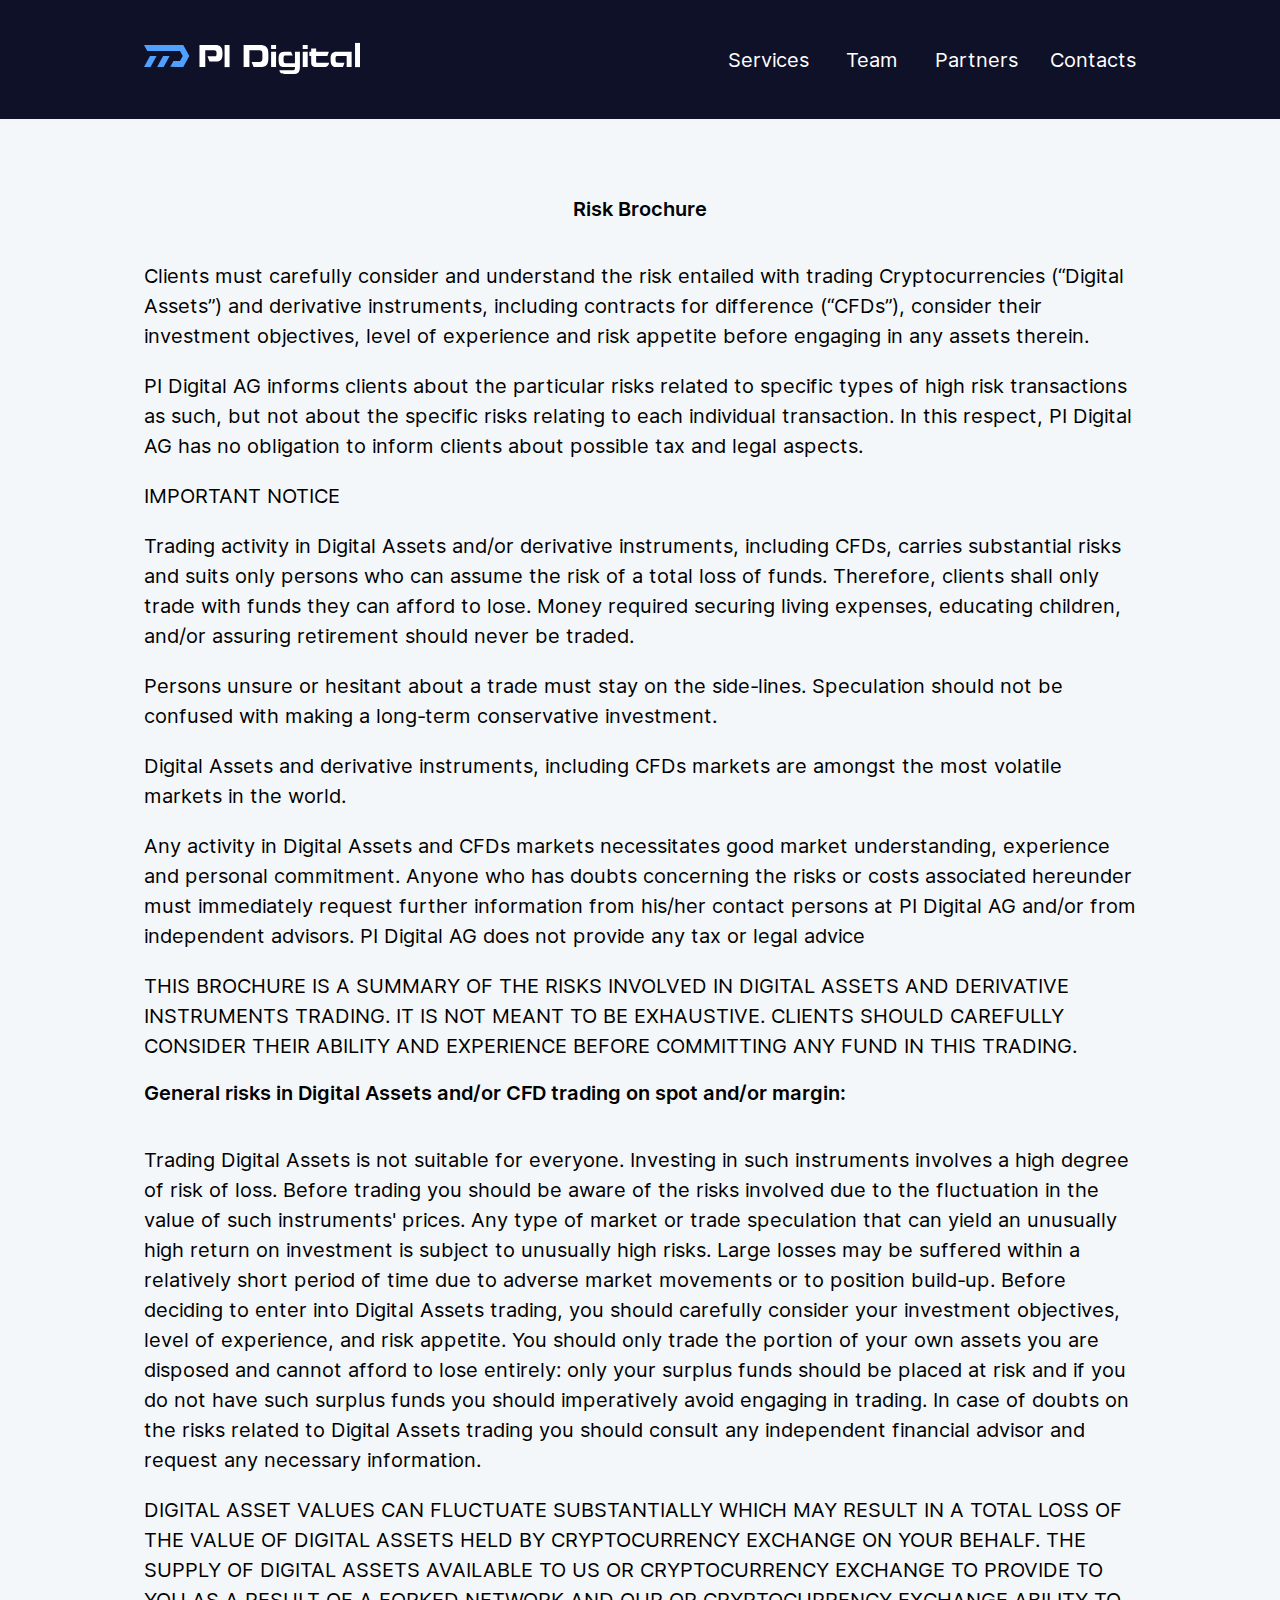
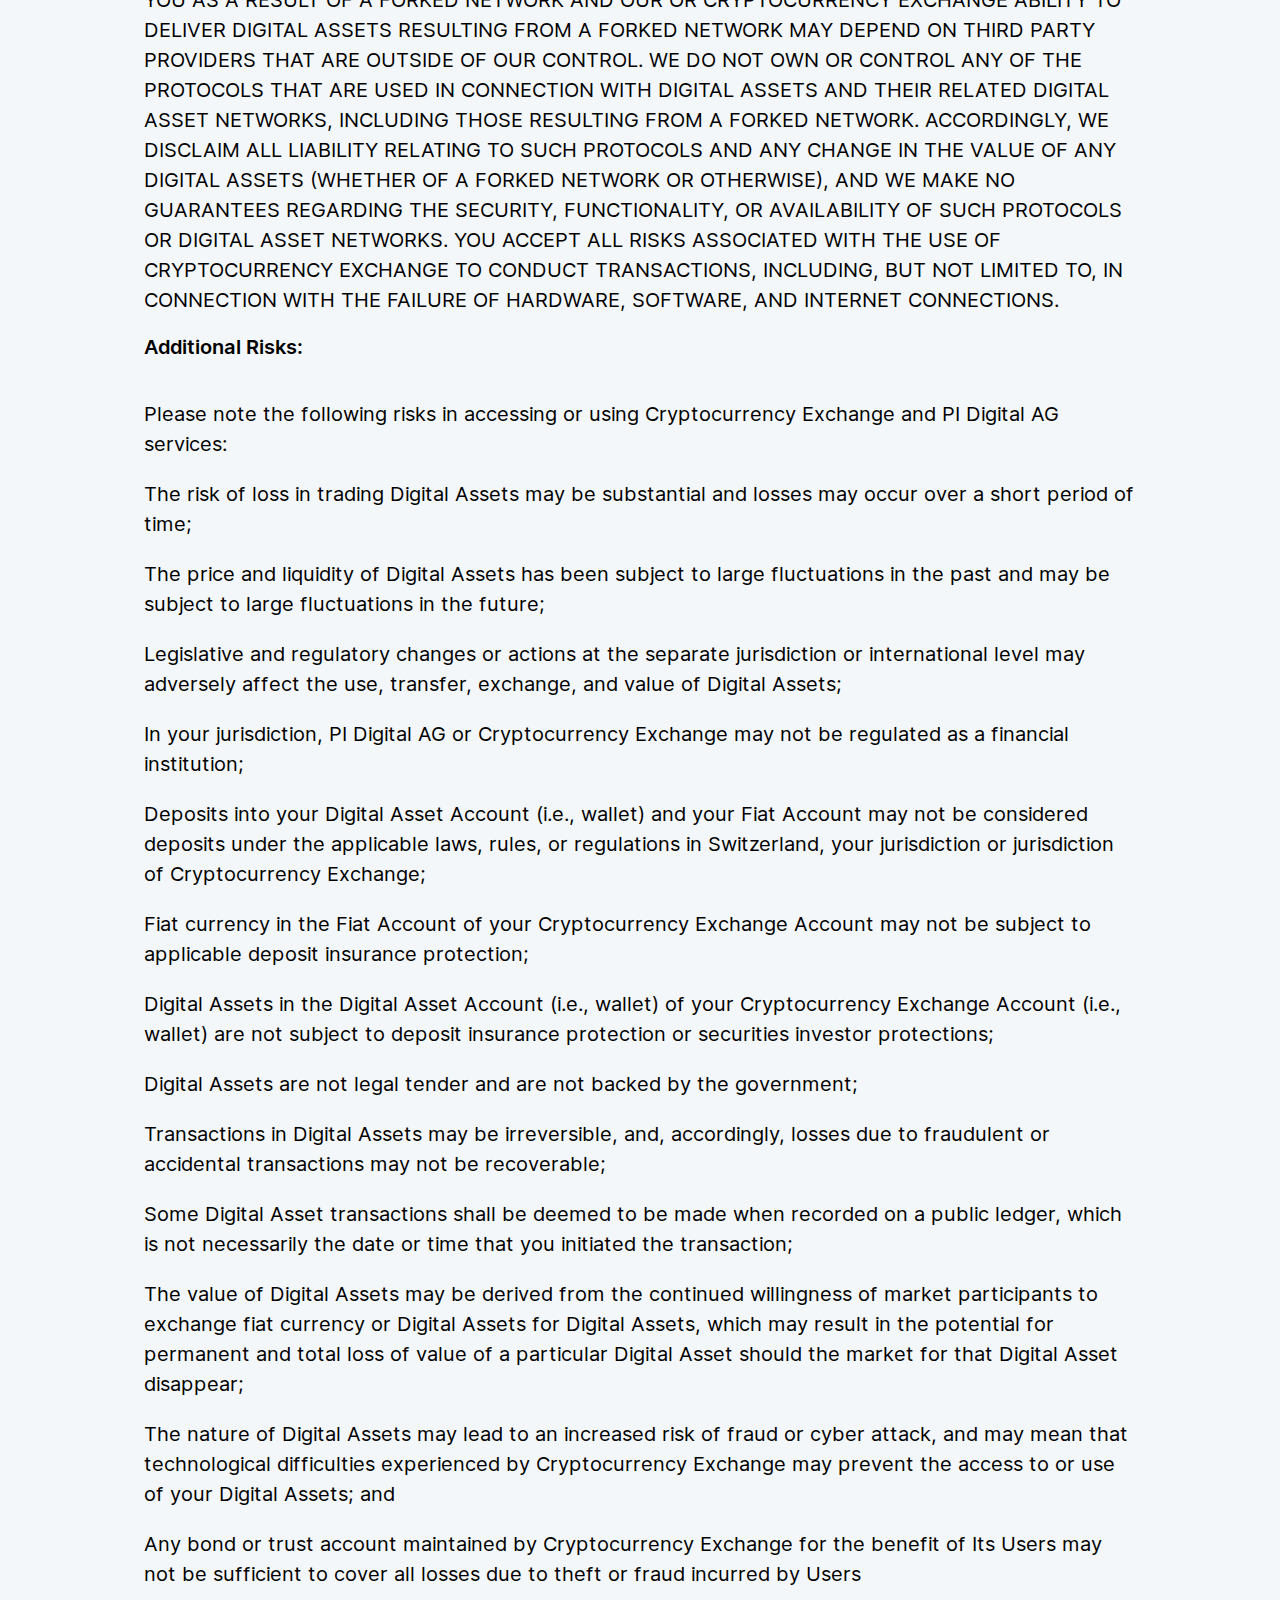
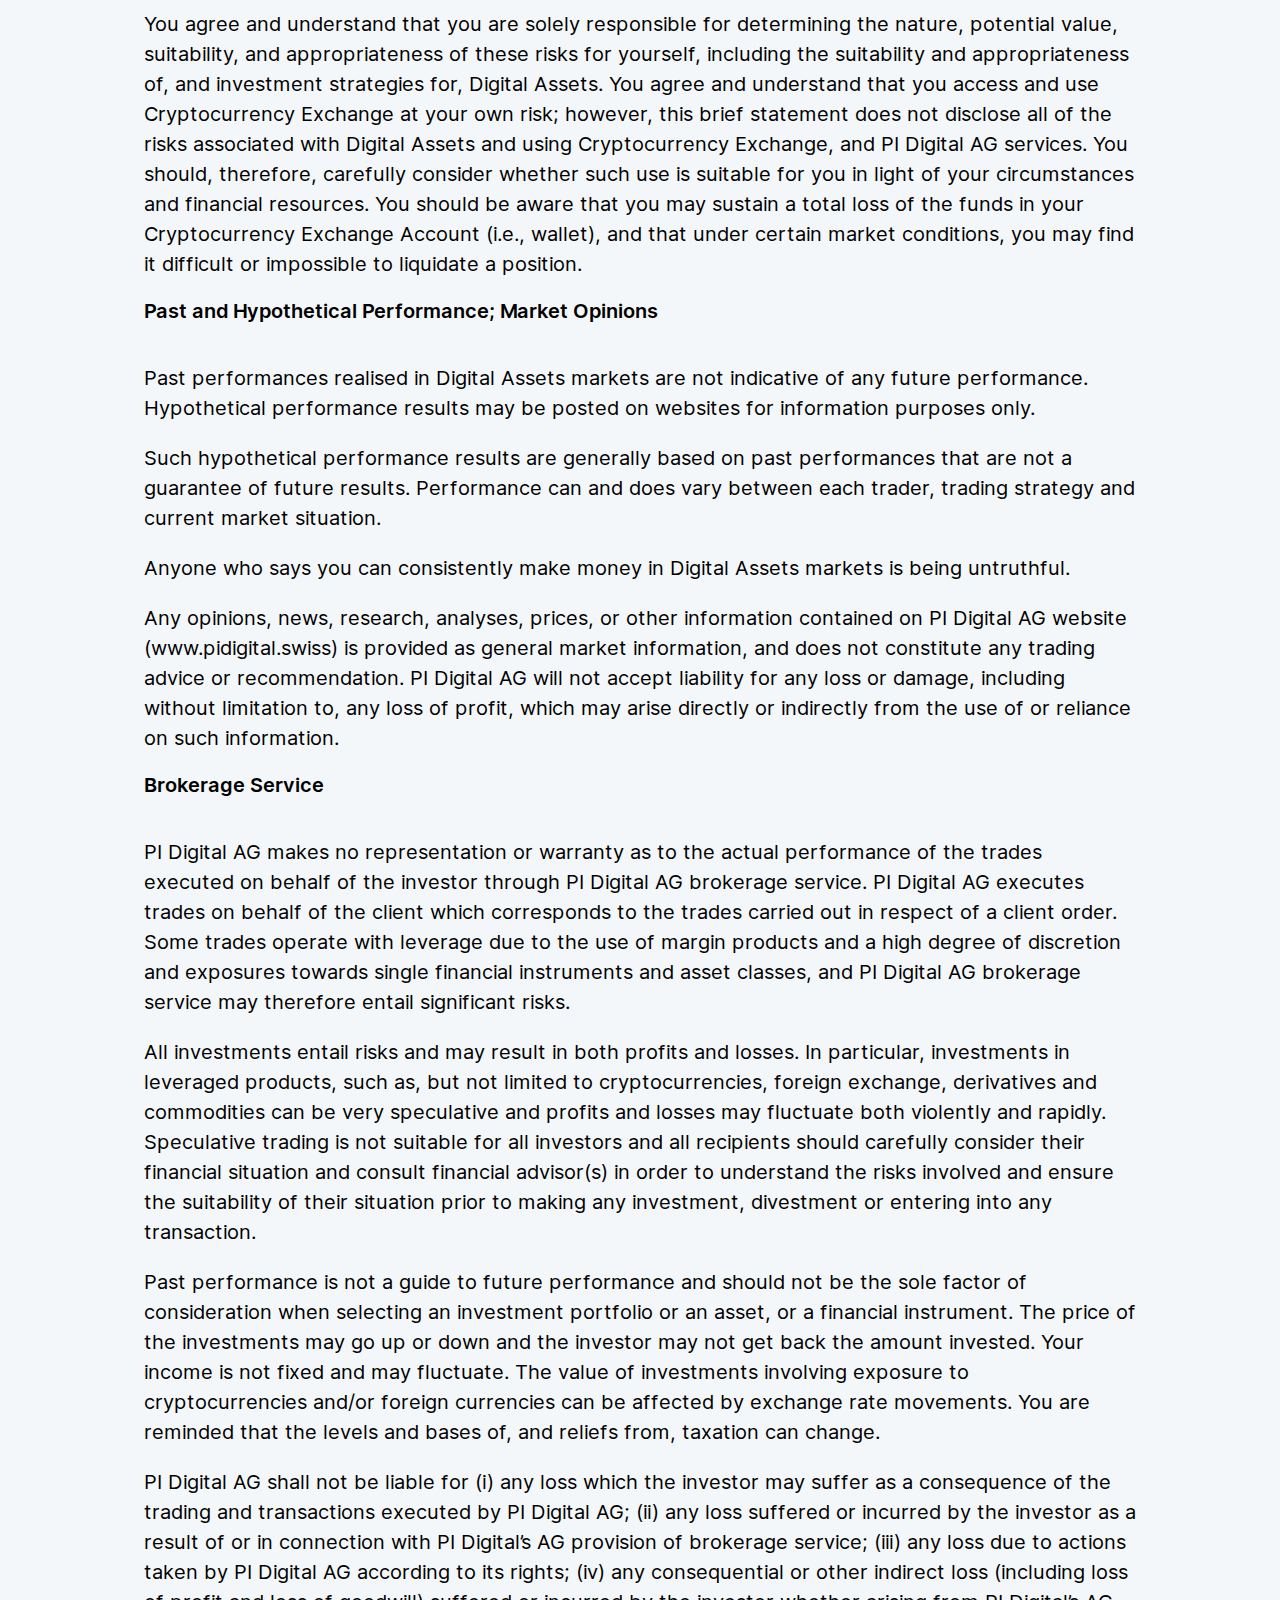
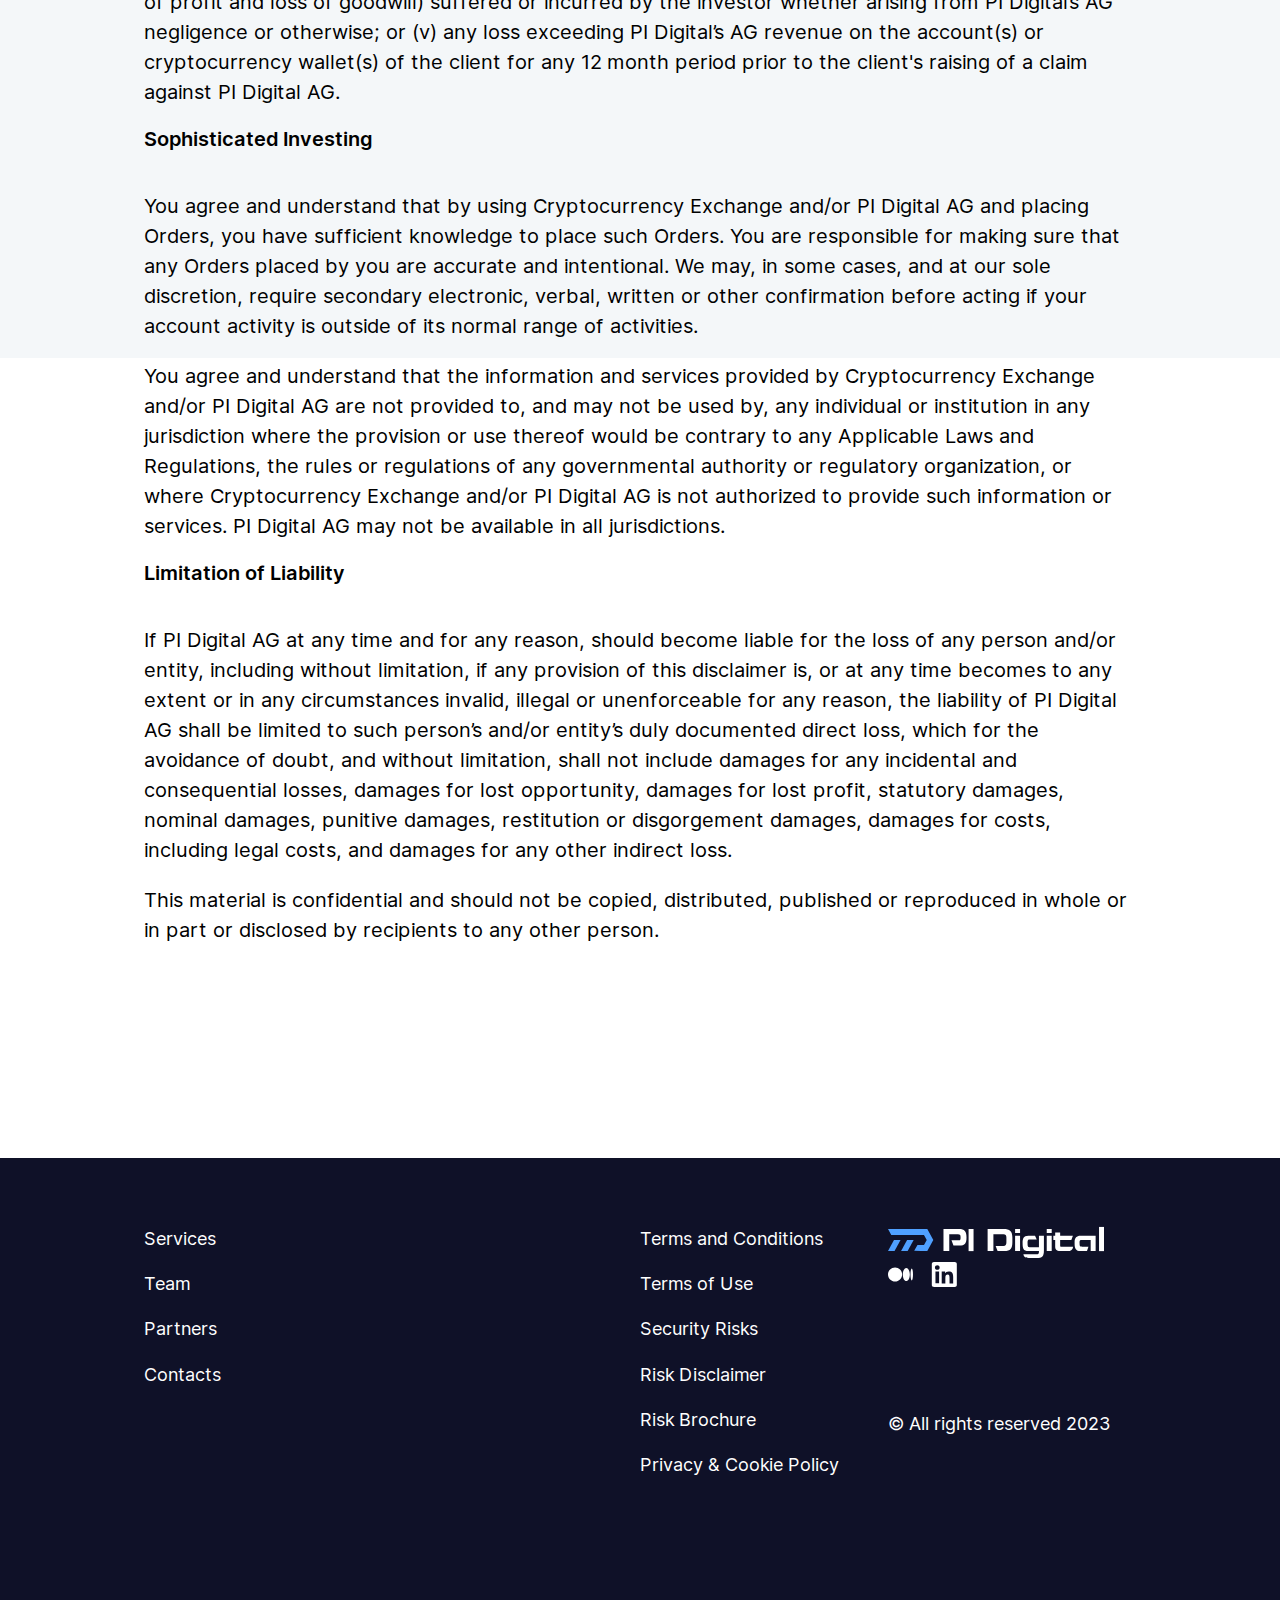
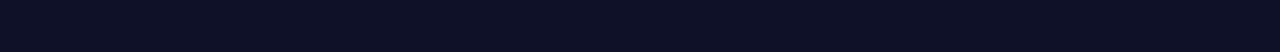
<file: brochure.html>
<!DOCTYPE html>
<html lang="en">
<head>
  <meta charset="UTF-8">
  <meta name="viewport" content="width=device-width, initial-scale=1.0">
  <title>Risk Brochure</title>
  <!-- Google tag (gtag.js) -->
  <script async src="https://www.googletagmanager.com/gtag/js?id=G-7Y7E54GQW6"></script>
  <script>
    window.dataLayer = window.dataLayer || [];
    function gtag(){dataLayer.push(arguments);}
    gtag('js', new Date());

    gtag('config', 'G-7Y7E54GQW6');
  </script>
  <!-- Open Graph meta tags -->
  <meta property="og:title" content="Risk Brochure">
  <meta property="og:description" content="PI Digital AG | Digital Assets Prime Brokerage">
  <meta property="og:image" content="./public/images/full_hd-2.png">
  <meta property="og:image:width" content="800">
  <meta property="og:image:height" content="600">
  <meta property="og:url" content="https://pidigital.swiss/brochure.html">
  <meta property="og:type" content="website">
  <link rel="shortcut icon" href="./public/images/favicon.ico" type="image/x-icon">
  <link rel="stylesheet" href="./public/styles/style1.css">
  <link rel="stylesheet" href="./public/styles/style2.css">
  <link rel="stylesheet" href="./public/styles/style3.css">
  <link rel="stylesheet" href="./public/styles/footer_mobile_gap.css">
  <link rel="stylesheet" href="./public/styles/mobile.css">
  <link rel="stylesheet" href="./public/styles/tablet576.css">
  <link rel="stylesheet" href="./public/styles/tablet768.css">
  <link rel="stylesheet" href="./public/styles/tablet992.css">
  <link rel="stylesheet" href="./public/styles/tablet1320.css">
</head>
<body>
  <div class="wrap_site_brochure">
    <div class="wrap_header_privacy" id='moveHeader'>
      <div class="wrap_mobile_menu" id='mobile_m'>
         <div class="mobile_menu">
               <a href='index.html' class="each_mobile">Services</a>
               <a href='index.html' class="each_mobile">Team</a>
               <a href='index.html' class="each_mobile">Partners</a>
               <a href='index.html' class="each_mobile">Contacts</a>
               <p class="wrap_black_links">
                 <a href="#"><img src="./public/images/bi_medium — копия.svg" alt="" class="each_mob_img"></a>
                 <a href="#" class="fb1"><img src="./public/images/brandico_facebook-rect — копия.svg" alt="" class="each_mob_img"></a>
                 <a href="#"><img src="./public/images/Group-3.svg" alt="" class="each_mob_img"></a>
               </p>
         </div>
      </div>
      <div class="header">
         <p id='scroll_to'>
          <a href="index.html"><img src="./public/images/Logo.svg" alt="" id='logo11'></a>
           <img src="./public/images/Logo — копия 2.svg" alt="" id='logo22'>
         </p>
         <a href='index.html' class="each_head">Services</a>
         <a href='index.html' class="each_head" id='team1'>Team</a>
         <a href='index.html' class="each_head" id="partners1">Partners</a>
         <a href='index.html' class="each_head">Contacts</a>
         <div id="burger_menu">
           <p class="each_burger" id='first_b'></p>
           <p class="each_burger" id='second_b'></p>
         </div>
      </div>
    </div>

    <div class="wrap_privacy_content">
      <div class="privacy_content">
        <p class="title_priv tit_centr">Risk Brochure</p>
        <p class="each_p">Clients must carefully consider and understand the risk entailed with trading Cryptocurrencies
          (“Digital Assets”) and derivative instruments, including contracts for difference (“CFDs”),
          consider their investment objectives, level of experience and risk appetite before engaging in
          any assets therein.
        </p>
        <p class="each_p">PI Digital AG informs clients about the particular risks related to specific types of high risk
          transactions as such, but not about the specific risks relating to each individual transaction. In
          this respect, PI Digital AG has no obligation to inform clients about possible tax and legal
          aspects.
        </p>
        <p class="each_p">IMPORTANT NOTICE</p>
        <p class="each_p">Trading activity in Digital Assets and/or derivative instruments, including CFDs, carries
          substantial risks and suits only persons who can assume the risk of a total loss of funds.
          Therefore, clients shall only trade with funds they can afford to lose. Money required securing
          living expenses, educating children, and/or assuring retirement should never be traded.
        </p>
        <p class="each_p">Persons unsure or hesitant about a trade must stay on the side-lines. Speculation should not
          be confused with making a long-term conservative investment.
        </p>
        <p class="each_p">Digital Assets and derivative instruments, including CFDs markets are amongst the most
          volatile markets in the world.
        </p>
        <p class="each_p">Any activity in Digital Assets and CFDs markets necessitates good market understanding,
          experience and personal commitment. Anyone who has doubts concerning the risks or costs
          associated hereunder must immediately request further information from his/her contact
          persons at PI Digital AG and/or from independent advisors. PI Digital AG does not provide any
          tax or legal advice
        </p>
        <p class="each_p">THIS BROCHURE IS A SUMMARY OF THE RISKS INVOLVED IN DIGITAL ASSETS AND
          DERIVATIVE INSTRUMENTS TRADING. IT IS NOT MEANT TO BE EXHAUSTIVE. CLIENTS
          SHOULD CAREFULLY CONSIDER THEIR ABILITY AND EXPERIENCE BEFORE
          COMMITTING ANY FUND IN THIS TRADING.
        </p>
        <p class="title_priv">General risks in Digital Assets and/or CFD trading on spot and/or margin:</p>
        <p class="each_p">Trading Digital Assets is not suitable for everyone. Investing in such instruments involves a
          high degree of risk of loss. Before trading you should be aware of the risks involved due to the
          fluctuation in the value of such instruments' prices. Any type of market or trade speculation that
          can yield an unusually high return on investment is subject to unusually high risks. Large
          losses may be suffered within a relatively short period of time due to adverse market
          movements or to position build-up. Before deciding to enter into Digital Assets trading, you
          should carefully consider your investment objectives, level of experience, and risk appetite.
          You should only trade the portion of your own assets you are disposed and cannot afford to
          lose entirely: only your surplus funds should be placed at risk and if you do not have such
          surplus funds you should imperatively avoid engaging in trading. In case of doubts on the risks
          related to Digital Assets trading you should consult any independent financial advisor and
          request any necessary information.
        </p>
        <p class="each_p">DIGITAL ASSET VALUES CAN FLUCTUATE SUBSTANTIALLY WHICH MAY RESULT IN A
          TOTAL LOSS OF THE VALUE OF DIGITAL ASSETS HELD BY CRYPTOCURRENCY
          EXCHANGE ON YOUR BEHALF. THE SUPPLY OF DIGITAL ASSETS AVAILABLE TO US OR
          CRYPTOCURRENCY EXCHANGE TO PROVIDE TO YOU AS A RESULT OF A FORKED
          NETWORK AND OUR OR CRYPTOCURRENCY EXCHANGE ABILITY TO DELIVER
          DIGITAL ASSETS RESULTING FROM A FORKED NETWORK MAY DEPEND ON THIRD
          PARTY PROVIDERS THAT ARE OUTSIDE OF OUR CONTROL. WE DO NOT OWN OR CONTROL ANY OF THE PROTOCOLS THAT ARE USED IN CONNECTION WITH DIGITAL
          ASSETS AND THEIR RELATED DIGITAL ASSET NETWORKS, INCLUDING THOSE
          RESULTING FROM A FORKED NETWORK. ACCORDINGLY, WE DISCLAIM ALL LIABILITY
          RELATING TO SUCH PROTOCOLS AND ANY CHANGE IN THE VALUE OF ANY DIGITAL
          ASSETS (WHETHER OF A FORKED NETWORK OR OTHERWISE), AND WE MAKE NO
          GUARANTEES REGARDING THE SECURITY, FUNCTIONALITY, OR AVAILABILITY OF
          SUCH PROTOCOLS OR DIGITAL ASSET NETWORKS. YOU ACCEPT ALL RISKS
          ASSOCIATED WITH THE USE OF CRYPTOCURRENCY EXCHANGE TO CONDUCT
          TRANSACTIONS, INCLUDING, BUT NOT LIMITED TO, IN CONNECTION WITH THE
          FAILURE OF HARDWARE, SOFTWARE, AND INTERNET CONNECTIONS.
        </p>
        <p class="title_priv">Additional Risks:</p>
        <p class="each_p">Please note the following risks in accessing or using Cryptocurrency Exchange and PI Digital
          AG services:
        </p>
        <p class="each_p">The risk of loss in trading Digital Assets may be substantial and losses may occur over a short
          period of time;
        </p>
        <p class="each_p">The price and liquidity of Digital Assets has been subject to large fluctuations in the past and
          may be subject to large fluctuations in the future;
        </p>
        <p class="each_p">Legislative and regulatory changes or actions at the separate jurisdiction or international level
          may adversely affect the use, transfer, exchange, and value of Digital Assets;
        </p>
        <p class="each_p">In your jurisdiction, PI Digital AG or Cryptocurrency Exchange may not be regulated as a
          financial institution;
        </p>
        <p class="each_p">Deposits into your Digital Asset Account (i.e., wallet) and your Fiat Account may not be
          considered deposits under the applicable laws, rules, or regulations in Switzerland, your
          jurisdiction or jurisdiction of Cryptocurrency Exchange;
        </p>
        <p class="each_p">Fiat currency in the Fiat Account of your Cryptocurrency Exchange Account may not be
          subject to applicable deposit insurance protection;
        </p>
        <p class="each_p">Digital Assets in the Digital Asset Account (i.e., wallet) of your Cryptocurrency Exchange
          Account (i.e., wallet) are not subject to deposit insurance protection or securities investor
          protections;
        </p>
        <p class="each_p">Digital Assets are not legal tender and are not backed by the government;</p>
        <p class="each_p">Transactions in Digital Assets may be irreversible, and, accordingly, losses due to fraudulent or
          accidental transactions may not be recoverable;
        </p>
        <p class="each_p">Some Digital Asset transactions shall be deemed to be made when recorded on a public
          ledger, which is not necessarily the date or time that you initiated the transaction;
        </p>
        <p class="each_p">The value of Digital Assets may be derived from the continued willingness of market
          participants to exchange fiat currency or Digital Assets for Digital Assets, which may result in
          the potential for permanent and total loss of value of a particular Digital Asset should the
          market for that Digital Asset disappear;
        </p>
        <p class="each_p">The nature of Digital Assets may lead to an increased risk of fraud or cyber attack, and may
          mean that technological difficulties experienced by Cryptocurrency Exchange may prevent the
          access to or use of your Digital Assets; and
        </p>
        <p class="each_p">Any bond or trust account maintained by Cryptocurrency Exchange for the benefit of Its Users
          may not be sufficient to cover all losses due to theft or fraud incurred by Users
        </p>
        <p class="each_p">You agree and understand that you are solely responsible for determining the nature, potential
          value, suitability, and appropriateness of these risks for yourself, including the suitability and
          appropriateness of, and investment strategies for, Digital Assets. You agree and understand
          that you access and use Cryptocurrency Exchange at your own risk; however, this brief
          statement does not disclose all of the risks associated with Digital Assets and using
          Cryptocurrency Exchange, and PI Digital AG services. You should, therefore, carefully
          consider whether such use is suitable for you in light of your circumstances and financial
          resources. You should be aware that you may sustain a total loss of the funds in your
          Cryptocurrency Exchange Account (i.e., wallet), and that under certain market conditions, you
          may find it difficult or impossible to liquidate a position.
        </p>
        <p class="title_priv">Past and Hypothetical Performance; Market Opinions</p>
        <p class="each_p">Past performances realised in Digital Assets markets are not indicative of any future
          performance. Hypothetical performance results may be posted on websites for information
          purposes only.
        </p>
        <p class="each_p">Such hypothetical performance results are generally based on past performances that are not
          a guarantee of future results. Performance can and does vary between each trader, trading
          strategy and current market situation.
        </p>
        <p class="each_p">Anyone who says you can consistently make money in Digital Assets markets is being
          untruthful.
        </p>
        <p class="each_p">Any opinions, news, research, analyses, prices, or other information contained on PI Digital
          AG website (www.pidigital.swiss) is provided as general market information, and does not
          constitute any trading advice or recommendation. PI Digital AG will not accept liability for any
          loss or damage, including without limitation to, any loss of profit, which may arise directly or
          indirectly from the use of or reliance on such information.
        </p>
        <p class="title_priv">Brokerage Service</p>
        <p class="each_p">PI Digital AG makes no representation or warranty as to the actual performance of the trades
          executed on behalf of the investor through PI Digital AG brokerage service. PI Digital AG
          executes trades on behalf of the client which corresponds to the trades carried out in respect
          of a client order. Some trades operate with leverage due to the use of margin products and a
          high degree of discretion and exposures towards single financial instruments and asset
          classes, and PI Digital AG brokerage service may therefore entail significant risks.
        </p>
        <p class="each_p">All investments entail risks and may result in both profits and losses. In particular, investments
          in leveraged products, such as, but not limited to cryptocurrencies, foreign exchange,
          derivatives and commodities can be very speculative and profits and losses may fluctuate both
          violently and rapidly. Speculative trading is not suitable for all investors and all recipients
          should carefully consider their financial situation and consult financial advisor(s) in order to
          understand the risks involved and ensure the suitability of their situation prior to making any
          investment, divestment or entering into any transaction.
        </p>
        <p class="each_p">Past performance is not a guide to future performance and should not be the sole factor of
          consideration when selecting an investment portfolio or an asset, or a financial instrument. The
          price of the investments may go up or down and the investor may not get back the amount
          invested. Your income is not fixed and may fluctuate. The value of investments involving
          exposure to cryptocurrencies and/or foreign currencies can be affected by exchange rate
          movements. You are reminded that the levels and bases of, and reliefs from, taxation can
          change.
        </p>
        <p class="each_p">PI Digital AG shall not be liable for (i) any loss which the investor may suffer as a consequence
          of the trading and transactions executed by PI Digital AG; (ii) any loss suffered or incurred by
          the investor as a result of or in connection with PI Digital’s AG provision of brokerage service;
          (iii) any loss due to actions taken by PI Digital AG according to its rights; (iv) any consequential
          or other indirect loss (including loss of profit and loss of goodwill) suffered or incurred by the
          investor whether arising from PI Digital’s AG negligence or otherwise; or (v) any loss
          exceeding PI Digital’s AG revenue on the account(s) or cryptocurrency wallet(s) of the client
          for any 12 month period prior to the client's raising of a claim against PI Digital AG.
        </p>
        <p class="title_priv">Sophisticated Investing</p>
        <p class="each_p">You agree and understand that by using Cryptocurrency Exchange and/or PI Digital AG and
          placing Orders, you have sufficient knowledge to place such Orders. You are responsible for
          making sure that any Orders placed by you are accurate and intentional. We may, in some
          cases, and at our sole discretion, require secondary electronic, verbal, written or other
          confirmation before acting if your account activity is outside of its normal range of activities.
        </p>
        <p class="each_p">You agree and understand that the information and services provided by Cryptocurrency
          Exchange and/or PI Digital AG are not provided to, and may not be used by, any individual or
          institution in any jurisdiction where the provision or use thereof would be contrary to any
          Applicable Laws and Regulations, the rules or regulations of any governmental authority or
          regulatory organization, or where Cryptocurrency Exchange and/or PI Digital AG is not
          authorized to provide such information or services. PI Digital AG may not be available in all
          jurisdictions.
        </p>
        <p class="title_priv">Limitation of Liability</p>
        <p class="each_p">If PI Digital AG at any time and for any reason, should become liable for the loss of any person
          and/or entity, including without limitation, if any provision of this disclaimer is, or at any time
          becomes to any extent or in any circumstances invalid, illegal or unenforceable for any reason,
          the liability of PI Digital AG shall be limited to such person’s and/or entity’s duly
          documented direct loss, which for the avoidance of doubt, and without limitation, shall not
          include damages for any incidental and consequential losses, damages for lost opportunity,
          damages for lost profit, statutory damages, nominal damages, punitive damages, restitution or
          disgorgement damages, damages for costs, including legal costs, and damages for any other
          indirect loss.
        </p>
        <p class="each_p">This material is confidential and should not be copied, distributed, published or reproduced in
          whole or in part or disclosed by recipients to any other person.
        </p>
      </div>
    </div>

    <div class="wrap_footer brochure_footer">
      <div class="mfooter__header">
        <img src="./public/images/Logo — копия.svg" alt="" id='foot_logo'>
      </div>

      <div class="footer">
        <div class="footer__common">
          <img src="./public/images/Logo — копия.svg" alt="" id='foot_logo'>

          <div class="footer--social-links footer--social-links_footer__common">
            <a href="https://medium.com/@pidigital.swiss" class="socials first_link">
              <img src="./public/images/bi_medium.svg" alt="" class="foot_link">
            </a>
            <a href="#" class="socials second_link fb_link">
              <img src="./public/images/brandico_facebook-rect.svg" alt="" class="foot_link">
            </a>
            <a href="https://www.linkedin.com/company/pidigitalag/" class="socials third_link">
              <img src="./public/images/linkedin.svg" alt="" id='in' class="foot_link">
            </a>
          </div>

          <p class="reserved reserved_footer__common">© All rights reserved 2023</p>
        </div>

        <div class="footer__docs">
          <a href="https://pidigital.swiss/conditions.html" target="_blank" title="" class="foot_links">Terms and Conditions</a>
          <a href="https://pidigital.swiss/use.html" target="_blank" title="" class="foot_links">Terms of Use</a>
          <a href="https://pidigital.swiss/security.html" target="_blank" title="" class="foot_links">Security Risks</a>
          <a href="https://pidigital.swiss/disclaimer.html" target="_blank" title="" class="foot_links">Risk Disclaimer</a>
          <a href="https://pidigital.swiss/brochure.html" target="_blank" title="" class="foot_links">Risk Brochure</a>
          <a href="https://pidigital.swiss/privacy.html" target="_blank" title="" class="foot_links">Privacy & Cookie Policy</a>
        </div>

        <div class="footer__info">
          <a href="https://pidigital.swiss" class="foot_links">Services</a>
          <a href="https://pidigital.swiss" class="foot_links">Team</a>
          <a href="https://pidigital.swiss" class="foot_links">Partners</a>
          <a href="https://pidigital.swiss" class="foot_links">Contacts</a>
        </div>
      </div>

      <div class="mfooter__footer">
        <p class="reserved reserved_footer__common mfooter--reserved_footer__common">© All rights reserved 2023</p>

        <div class="footer--social-links mfooter--social-links_footer__common">
          <a href="https://medium.com/@pidigital.swiss" class="socials first_link">
            <img src="./public/images/bi_medium.svg" alt="" class="foot_link">
          </a>
          <a href="#" class="socials second_link fb_link">
            <img src="./public/images/brandico_facebook-rect.svg" alt="" class="foot_link">
          </a>
          <a href="https://www.linkedin.com/company/pidigitalag/" class="socials third_link">
            <img src="./public/images/linkedin.svg" alt="" id='in' class="foot_link">
          </a>
        </div>
      </div>
    </div>

  </div>
</body>
</html>
</file>
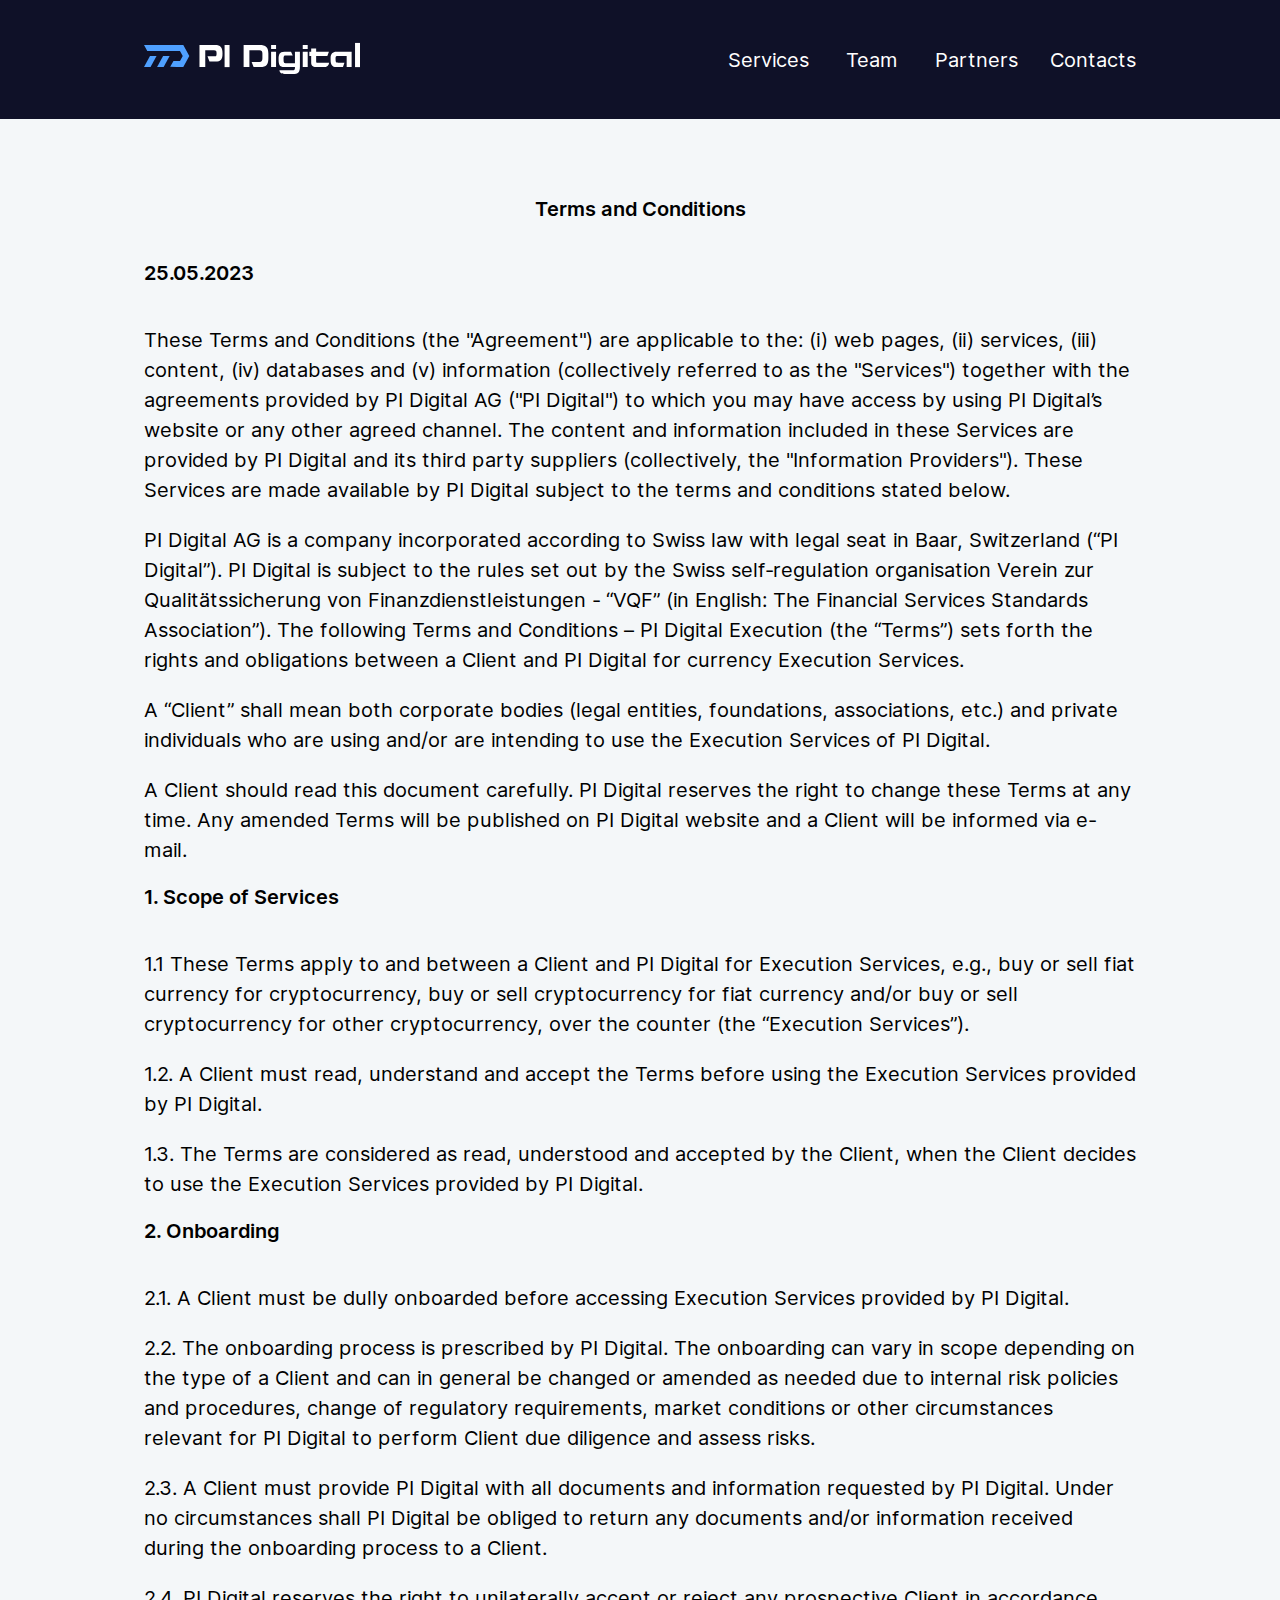
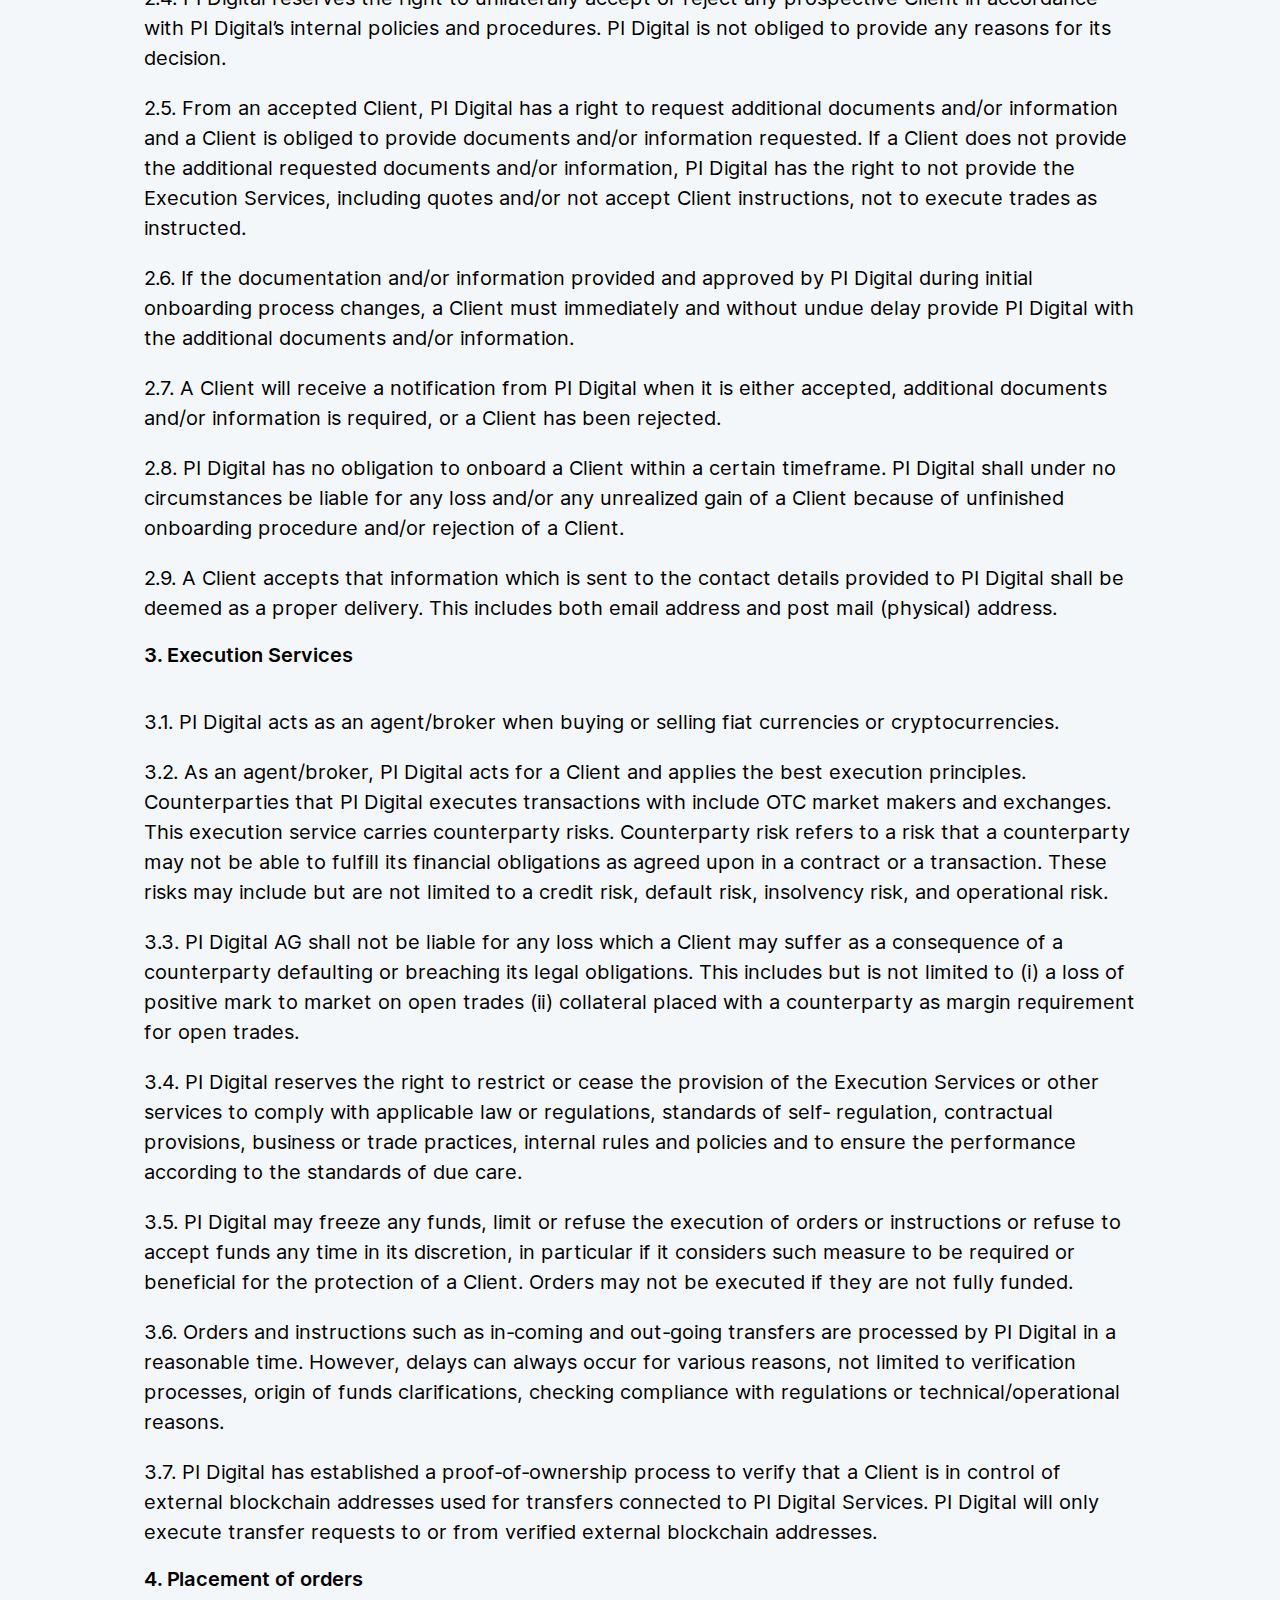
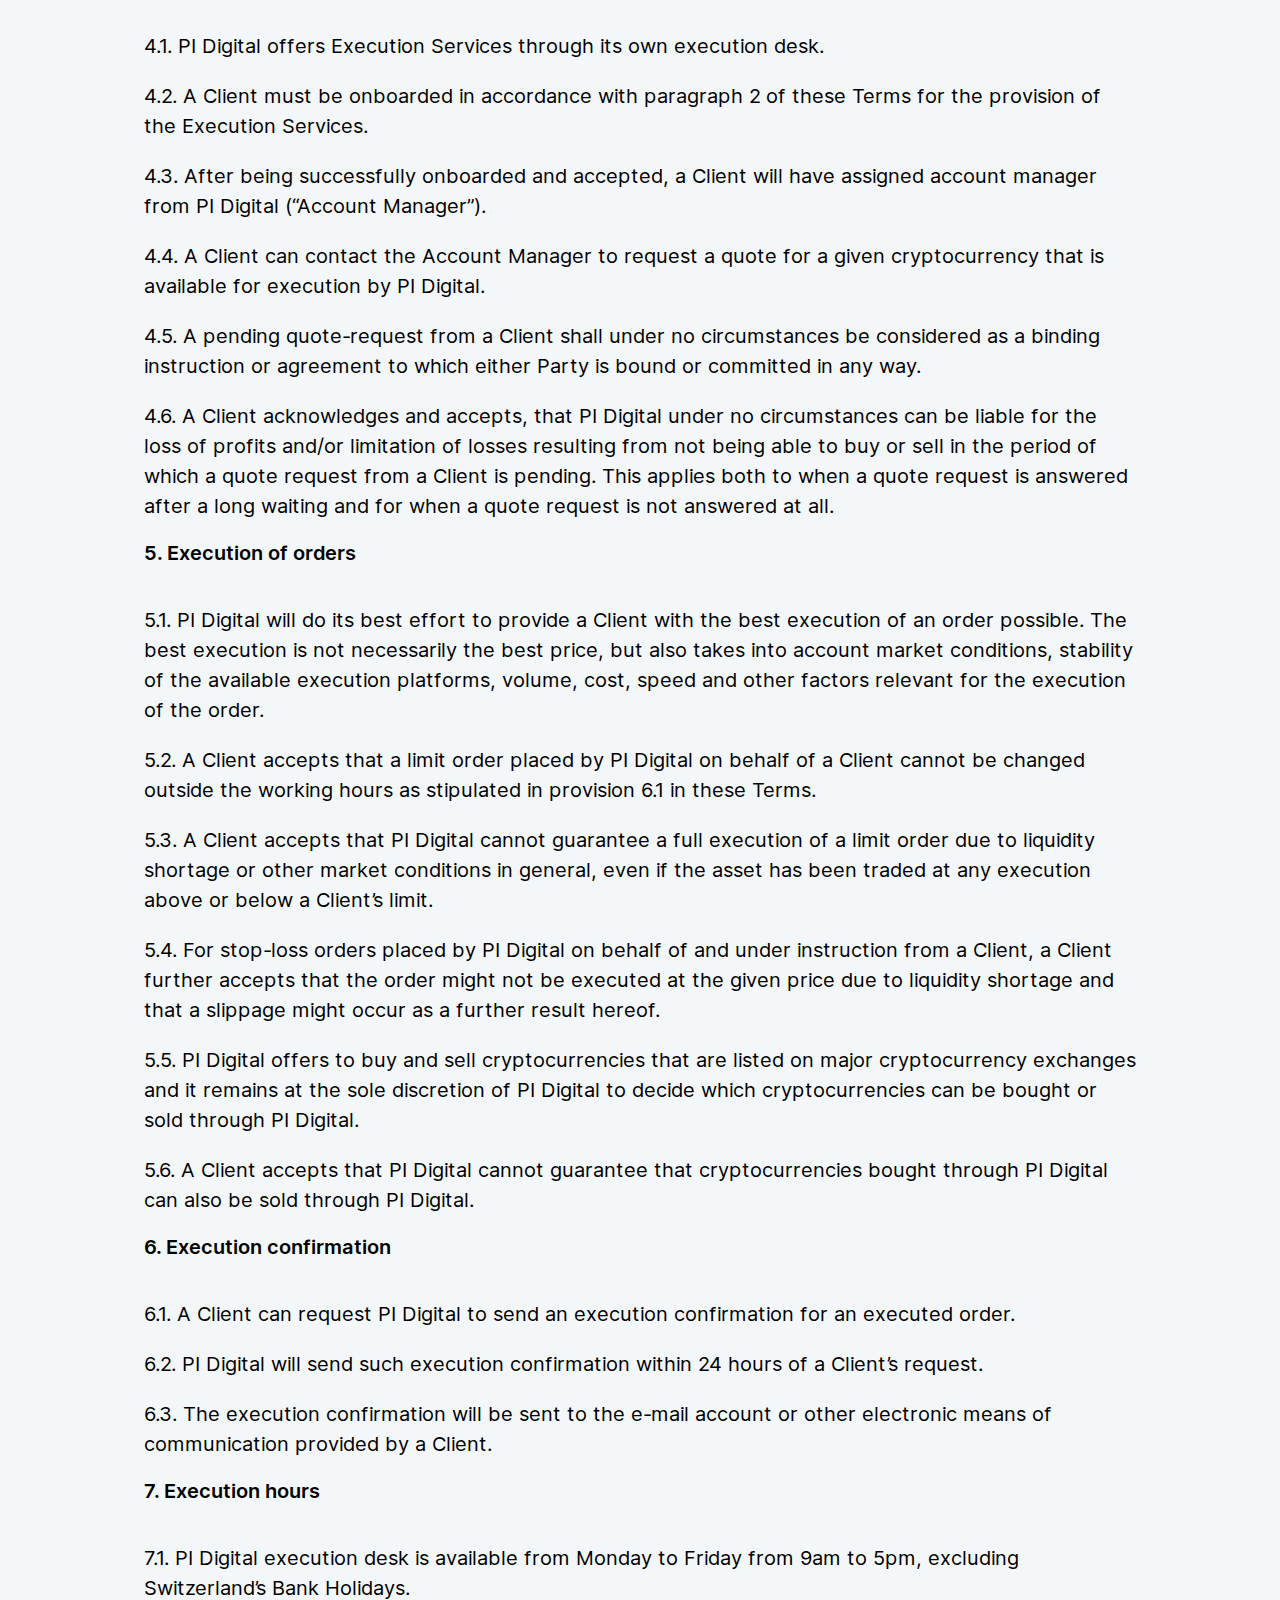
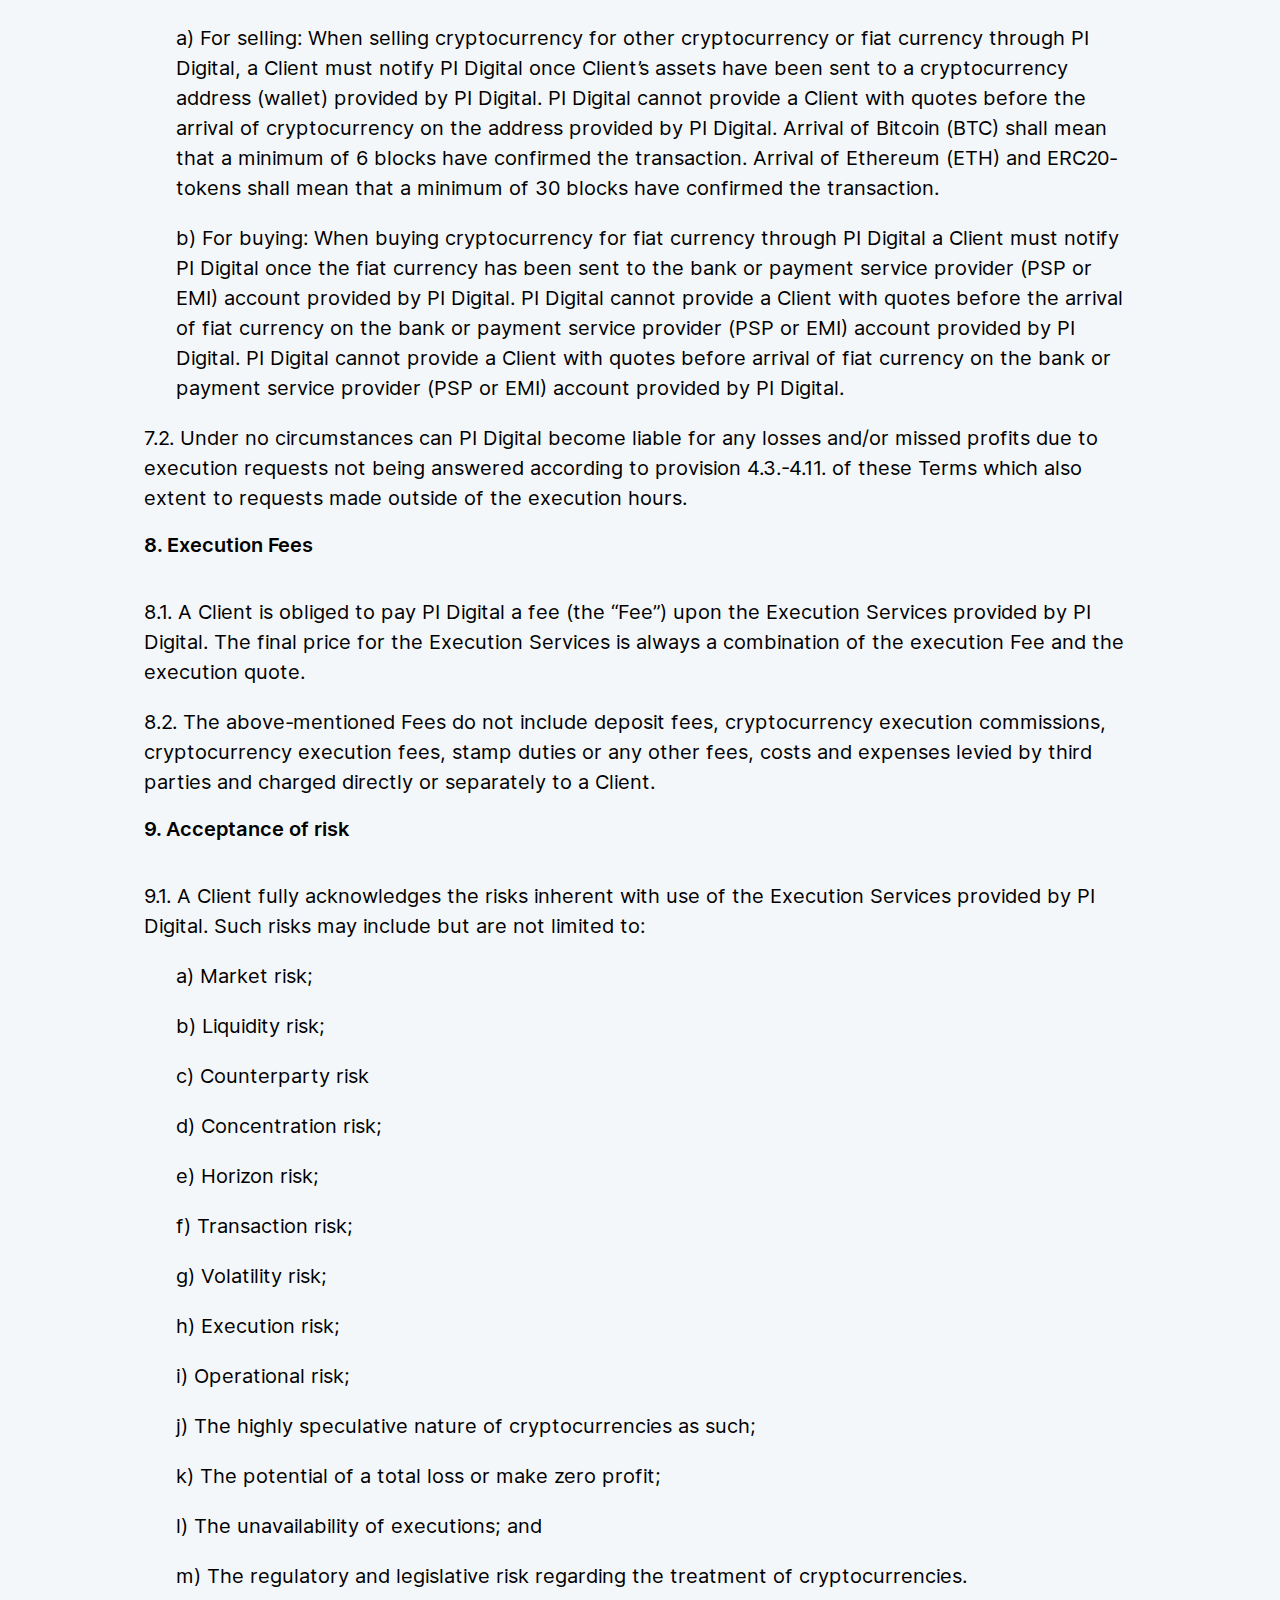
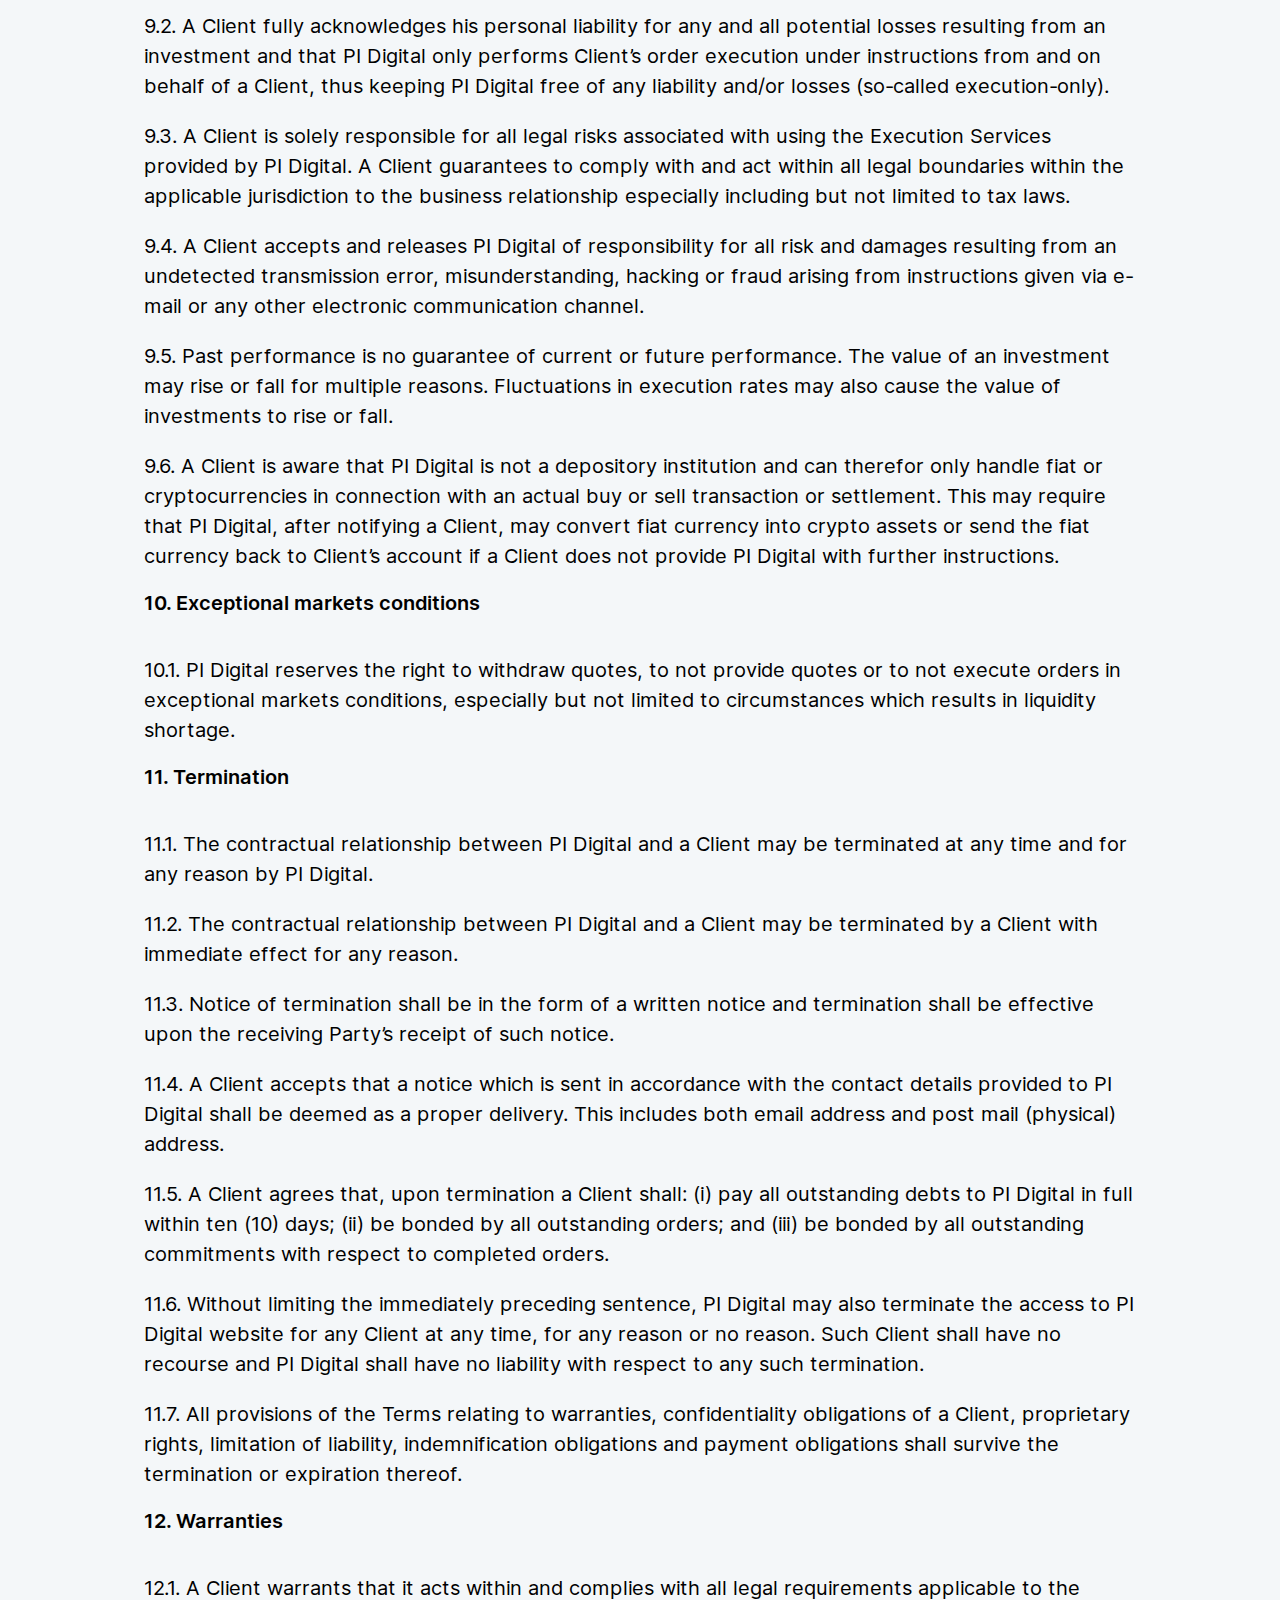
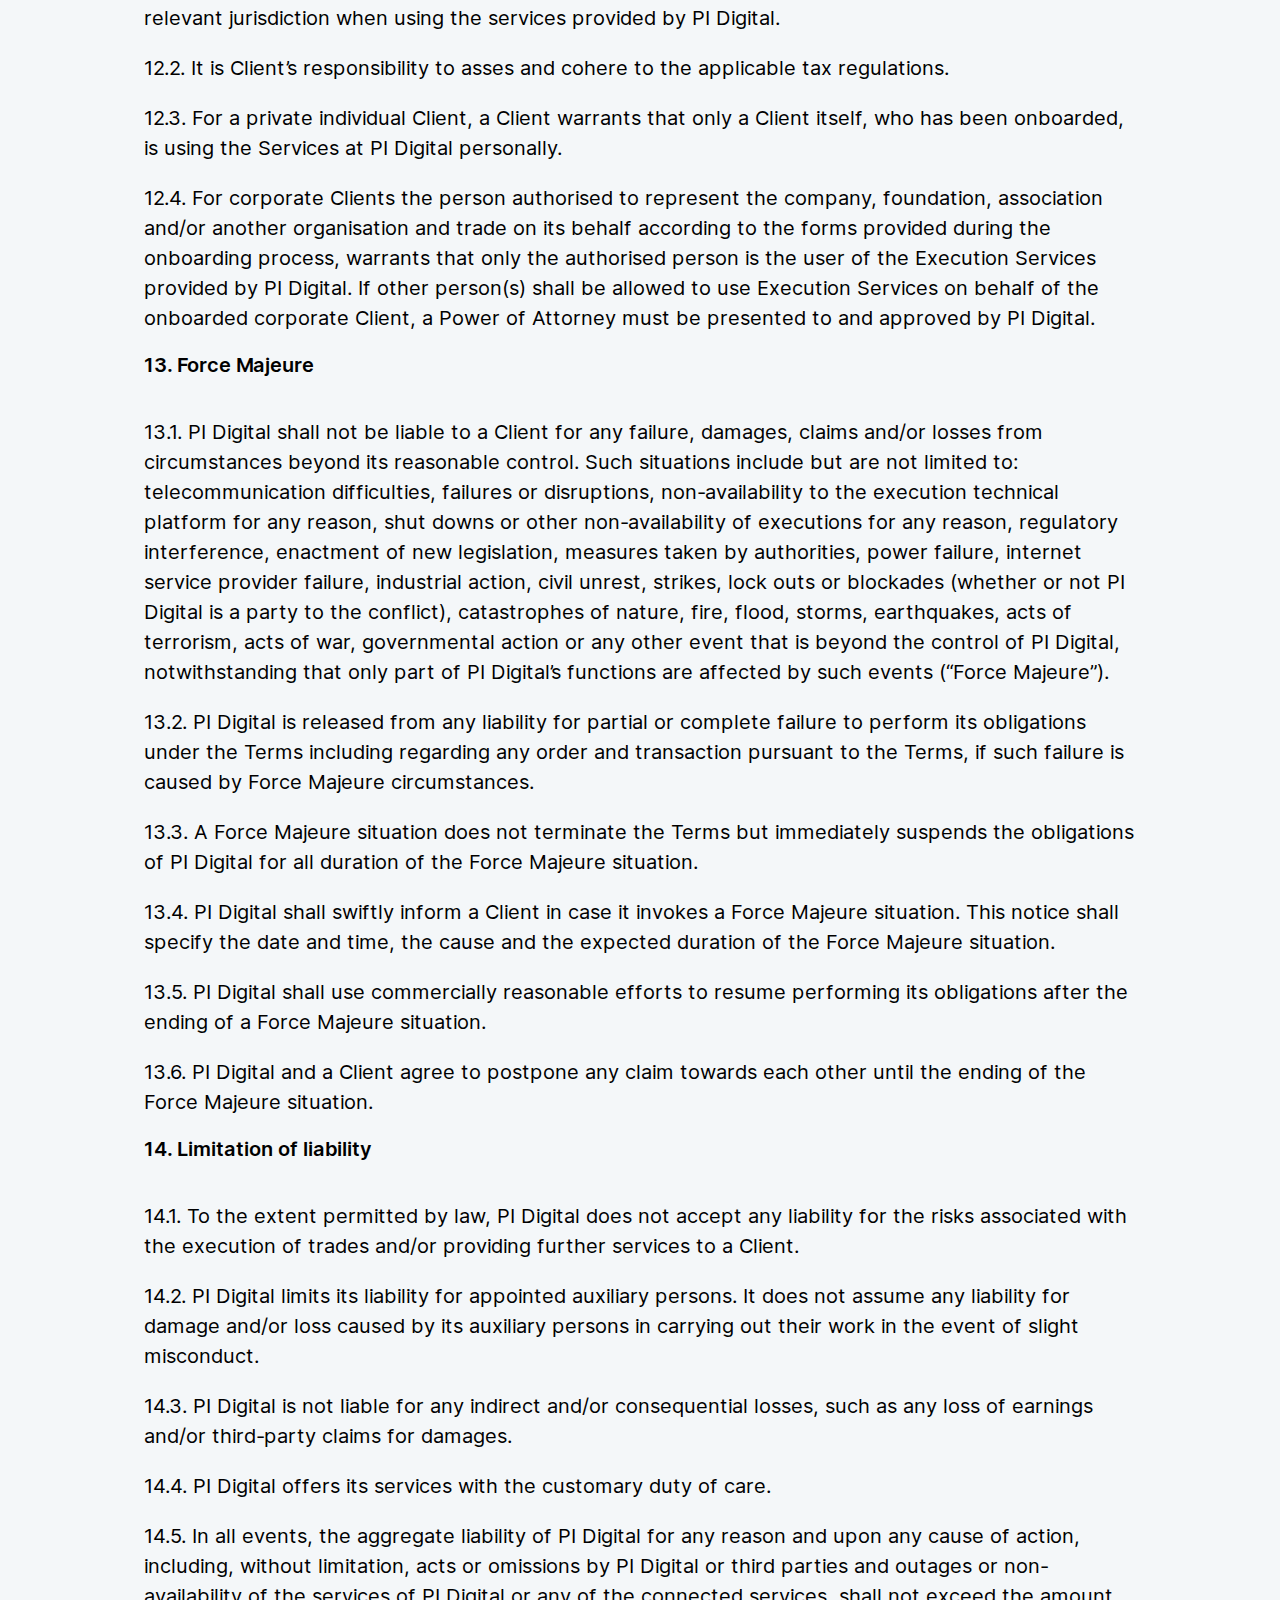
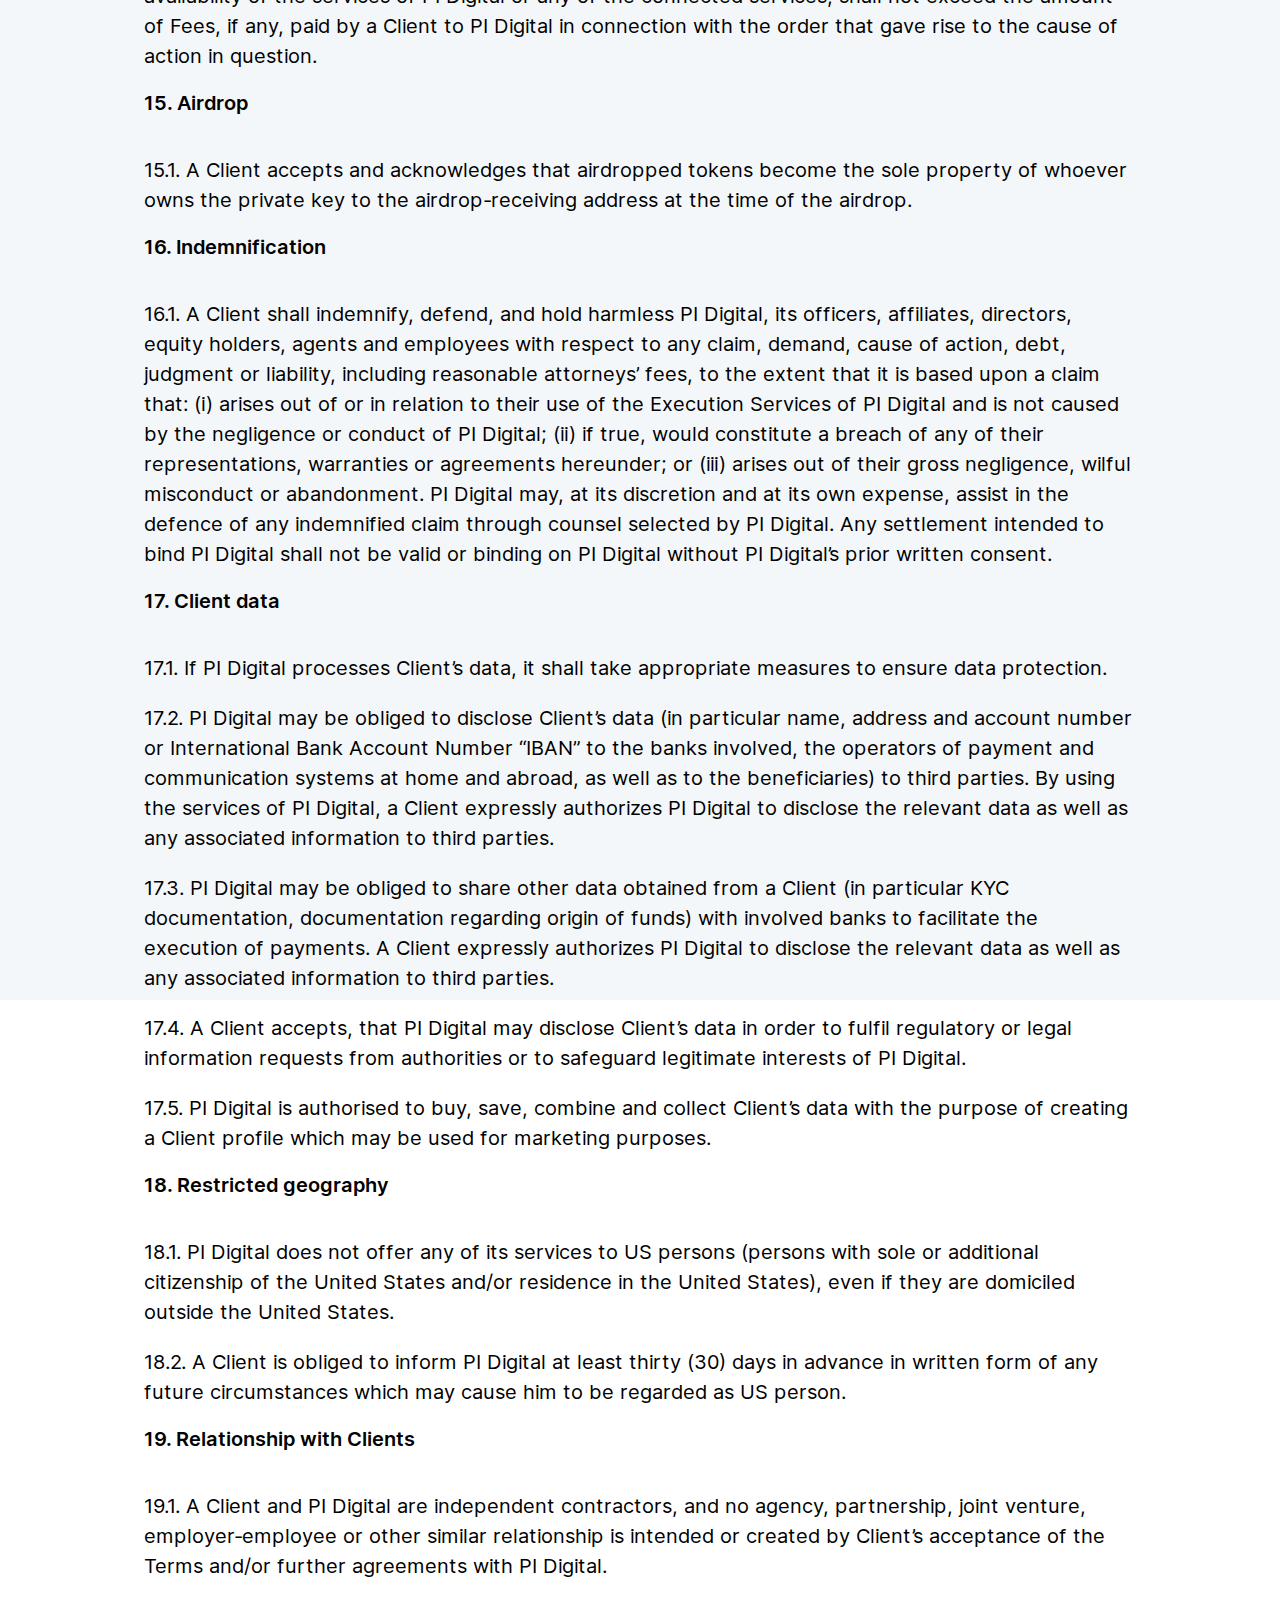
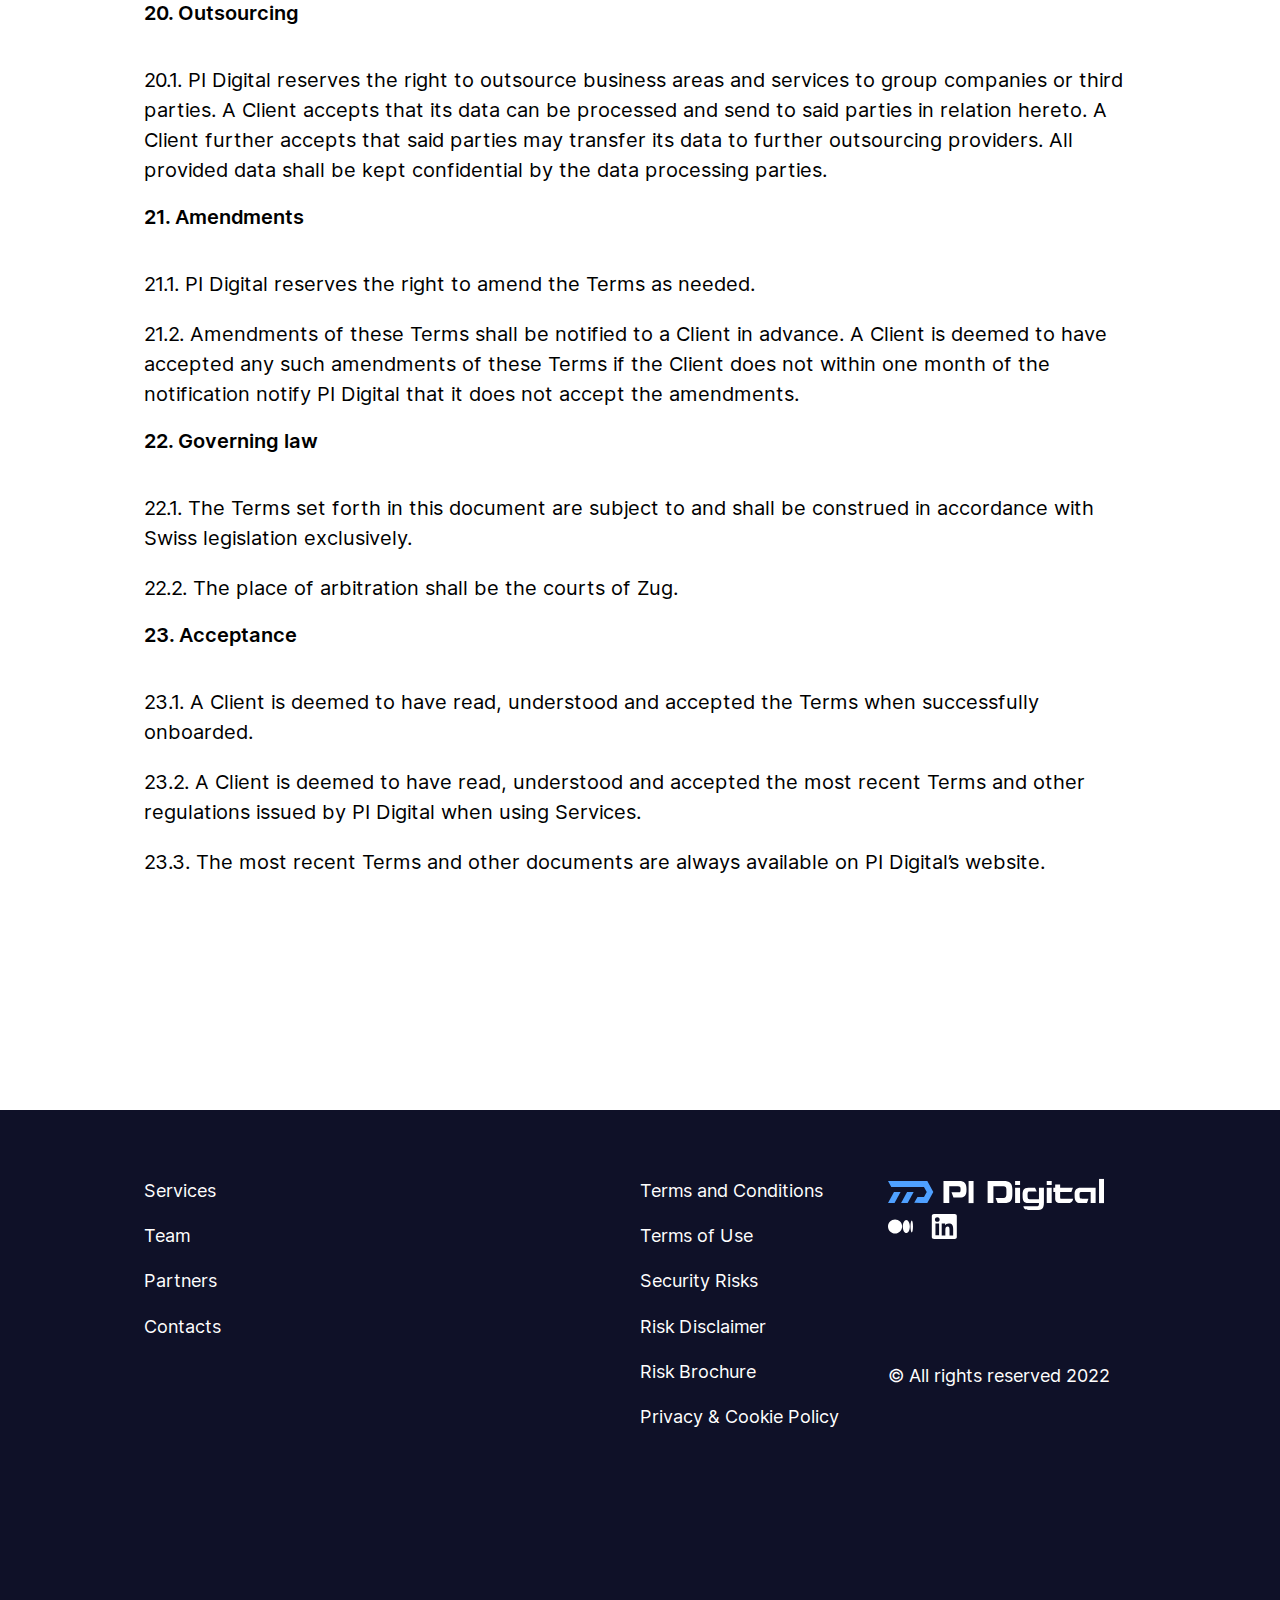
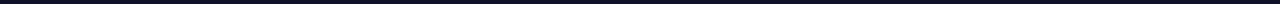
<file: conditions.html>
<!DOCTYPE html>
<html lang="en">
<head>
  <meta charset="UTF-8">
  <meta name="viewport" content="width=device-width, initial-scale=1.0">
  <title>Terms of Conditions</title>
  <!-- Google tag (gtag.js) -->
  <script async src="https://www.googletagmanager.com/gtag/js?id=G-7Y7E54GQW6"></script>
  <script>
    window.dataLayer = window.dataLayer || [];
    function gtag(){dataLayer.push(arguments);}
    gtag('js', new Date());

    gtag('config', 'G-7Y7E54GQW6');
  </script>
  <!-- Open Graph meta tags -->
  <meta property="og:title" content="Terms of Conditions">
  <meta property="og:description" content="PI Digital AG | Digital Assets Prime Brokerage">
  <meta property="og:image" content="./public/images/full_hd-2.png">
  <meta property="og:image:width" content="800">
  <meta property="og:image:height" content="600">
  <meta property="og:url" content="https://pidigital.swiss/conditions.html">
  <meta property="og:type" content="website">
  <link rel="shortcut icon" href="./public/images/favicon.ico" type="image/x-icon">
  <link rel="stylesheet" href="./public/styles/style1.css">
  <link rel="stylesheet" href="./public/styles/style2.css">
  <link rel="stylesheet" href="./public/styles/style3.css">
  <link rel="stylesheet" href="./public/styles/footer_mobile_gap.css">
  <link rel="stylesheet" href="./public/styles/mobile.css">
  <link rel="stylesheet" href="./public/styles/tablet576.css">
  <link rel="stylesheet" href="./public/styles/tablet768.css">
  <link rel="stylesheet" href="./public/styles/tablet992.css">
  <link rel="stylesheet" href="./public/styles/tablet1320.css">
</head>
<body>
  <div class=" wrap_site_conditions">
    <div class="wrap_header_privacy" id='moveHeader'>
      <div class="wrap_mobile_menu" id='mobile_m'>
         <div class="mobile_menu">
               <a href='index.html' class="each_mobile">Services</a>
               <a href='index.html' class="each_mobile">Team</a>
               <a href='index.html' class="each_mobile">Partners</a>
               <a href='index.html' class="each_mobile">Contacts</a>
               <p class="wrap_black_links">
                 <a href="#"><img src="./public/images/bi_medium — копия.svg" alt="" class="each_mob_img"></a>
                 <a href="#" class="fb1"><img src="./public/images/brandico_facebook-rect — копия.svg" alt="" class="each_mob_img"></a>
                 <a href="#"><img src="./public/images/Group-3.svg" alt="" class="each_mob_img"></a>
               </p>
         </div>
      </div>
      <div class="header">
         <p id='scroll_to'>
          <a href="index.html"><img src="./public/images/Logo.svg" alt="" id='logo11'></a>
           <img src="./public/images/Logo — копия 2.svg" alt="" id='logo22'>
         </p>
         <a href='index.html' class="each_head">Services</a>
         <a href='index.html' class="each_head" id='team1'>Team</a>
         <a href='index.html' class="each_head" id="partners1">Partners</a>
         <a href='index.html' class="each_head">Contacts</a>
         <div id="burger_menu">
           <p class="each_burger" id='first_b'></p>
           <p class="each_burger" id='second_b'></p>
         </div>
      </div>
    </div>

    <div class="wrap_privacy_content">
      <div class="privacy_content">
        <p class="title_priv tit_centr">Terms and Conditions</p>
        <p class="title_priv" id="terms_date">25.05.2023</p>
        <p class="each_p">
These Terms and Conditions (the "Agreement") are applicable to the: (i) web pages, (ii) services, (iii) content, (iv) databases and (v) information (collectively referred to as the "Services") together with the agreements provided by PI Digital AG ("PI Digital") to which you may have access by using PI Digital’s website or any other agreed channel. The content and information included in these Services are provided by PI Digital and its third party suppliers (collectively, the "Information Providers"). These Services are made available by PI Digital subject to the terms and conditions stated below.
        </p>
        <p class="each_p">PI Digital AG is a company incorporated according to Swiss law with legal seat in Baar, Switzerland (“PI Digital”). PI Digital is subject to the rules set out by the Swiss self-regulation organisation Verein zur Qualitätssicherung von Finanzdienstleistungen - “VQF” (in English: The Financial Services Standards Association”). The following Terms and Conditions – PI Digital Execution (the “Terms”) sets forth the rights and obligations between a Client and PI Digital for currency Execution Services.
        </p>
        <p class="each_p">A “Client” shall mean both corporate bodies (legal entities, foundations, associations, etc.) and private individuals who are using and/or are intending to use the Execution Services of PI Digital.
        </p>
        <p class="each_p">A Client should read this document carefully. PI Digital reserves the right to change these Terms at any time. Any amended Terms will be published on PI Digital website and a Client will be informed via e-mail.
        </p>
        <p class="title_priv">1. Scope of Services</p>
        <p class="each_p">1.1 These Terms apply to and between a Client and PI Digital for Execution Services, e.g., buy or sell fiat currency for cryptocurrency, buy or sell cryptocurrency for fiat currency and/or buy or sell cryptocurrency for other cryptocurrency, over the counter (the “Execution Services”).
        </p>
        <p class="each_p">1.2. A Client must read, understand and accept the Terms before using the Execution Services provided by PI Digital.
        </p>
        <p class="each_p">1.3. The Terms are considered as read, understood and accepted by the Client, when the
          Client decides to use the Execution Services provided by PI Digital.
        </p>
        <p class="title_priv">2. Onboarding</p>
        <p class="each_p">2.1. A Client must be dully onboarded before accessing Execution Services provided by PI Digital.
        </p>
        <p class="each_p">2.2. The onboarding process is prescribed by PI Digital. The onboarding can vary in scope depending on the type of a Client and can in general be changed or amended as needed due to internal risk policies and procedures, change of regulatory requirements, market conditions or other circumstances relevant for PI Digital to perform Client due diligence and assess risks.
        </p>
        <p class="each_p">2.3. A Client must provide PI Digital with all documents and information requested by PI Digital. Under no circumstances shall PI Digital be obliged to return any documents and/or information received during the onboarding process to a Client.
        </p>
        <p class="each_p">2.4. PI Digital reserves the right to unilaterally accept or reject any prospective Client in accordance with PI Digital’s internal policies and procedures. PI Digital is not obliged to provide any reasons for its decision.
        </p>
        <p class="each_p">2.5. From an accepted Client, PI Digital has a right to request additional documents and/or information and a Client is obliged to provide documents and/or information requested. If a Client does not provide the additional requested documents and/or
          information, PI Digital has the right to not provide the Execution Services, including
          quotes and/or not accept Client instructions, not to execute trades as instructed.
        </p>
        <p class="each_p">2.6. If the documentation and/or information provided and approved by PI Digital during initial onboarding process changes, a Client must immediately and without undue
delay provide PI Digital with the additional documents and/or information.
        </p>
        <p class="each_p">2.7. A Client will receive a notification from PI Digital when it is either accepted, additional
documents and/or information is required, or a Client has been rejected.
        </p>
        <p class="each_p">2.8. PI Digital has no obligation to onboard a Client within a certain timeframe. PI Digital shall under no circumstances be liable for any loss and/or any unrealized gain of a
Client because of unfinished onboarding procedure and/or rejection of a Client.
        </p>
        <p class="each_p">2.9. A Client accepts that information which is sent to the contact details provided to PI Digital shall be deemed as a proper delivery. This includes both email address and
post mail (physical) address.
        </p>
        <p class="title_priv">3. Execution Services</p>
        <p class="each_p">3.1. PI Digital acts as an agent/broker when buying or selling fiat currencies or cryptocurrencies.
        </p>
        <p class="each_p">3.2. As an agent/broker, PI Digital acts for a Client and applies the best execution principles. Counterparties that PI Digital executes transactions with include OTC market makers and exchanges. This execution service carries counterparty risks. Counterparty risk refers to a risk that a counterparty may not be able to fulfill its financial obligations as agreed upon in a contract or a transaction. These risks may include but are not limited to a credit risk, default risk, insolvency risk, and operational risk.
        </p>
        <p class="each_p">3.3. PI Digital AG shall not be liable for any loss which a Client may suffer as a consequence of a counterparty defaulting or breaching its legal obligations. This includes but is not limited to (i) a loss of positive mark to market on open trades (ii) collateral placed with a counterparty as margin requirement for open trades.
        </p>
        <p class="each_p">3.4. PI Digital reserves the right to restrict or cease the provision of the Execution Services or other services to comply with applicable law or regulations, standards of self- regulation, contractual provisions, business or trade practices, internal rules and policies and to ensure the performance according to the standards of due care.
        </p>
        <p class="each_p">3.5. PI Digital may freeze any funds, limit or refuse the execution of orders or instructions or refuse to accept funds any time in its discretion, in particular if it considers such measure to be required or beneficial for the protection of a Client. Orders may not be executed if they are not fully funded.
        </p>
        <p class="each_p">3.6. Orders and instructions such as in-coming and out-going transfers are processed by PI Digital in a reasonable time. However, delays can always occur for various reasons, not limited to verification processes, origin of funds clarifications, checking compliance with regulations or technical/operational reasons.
        </p>
        <p class="each_p">3.7. PI Digital has established a proof-of-ownership process to verify that a Client is in control of external blockchain addresses used for transfers connected to PI Digital Services. PI Digital will only execute transfer requests to or from verified external blockchain addresses.
        </p>
        <p class="title_priv">4. Placement of orders</p>
        <p class="each_p">4.1. PI Digital offers Execution Services through its own execution desk.</p>
        <p class="each_p">4.2. A Client must be onboarded in accordance with paragraph 2 of these Terms for the
          provision of the Execution Services.
        </p>
        <p class="each_p">4.3. After being successfully onboarded and accepted, a Client will have assigned account
manager from PI Digital (“Account Manager”).
        </p>
        <p class="each_p">4.4. A Client can contact the Account Manager to request a quote for a given cryptocurrency that is available for execution by PI Digital.
        </p>
        <p class="each_p">4.5. A pending quote-request from a Client shall under no circumstances be considered as a binding instruction or agreement to which either Party is bound or committed in any way.
        </p>
        <p class="each_p">4.6. A Client acknowledges and accepts, that PI Digital under no circumstances can be liable for the loss of profits and/or limitation of losses resulting from not being able to buy or sell in the period of which a quote request from a Client is pending. This applies both to when a quote request is answered after a long waiting and for when a quote request is not answered at all.
        </p>
        <p class="title_priv">5. Execution of orders</p>
        <p class="each_p">5.1. PI Digital will do its best effort to provide a Client with the best execution of an order possible. The best execution is not necessarily the best price, but also takes into account market conditions, stability of the available execution platforms, volume, cost, speed and other factors relevant for the execution of the order.
        </p>
        <p class="each_p">5.2. A Client accepts that a limit order placed by PI Digital on behalf of a Client cannot be changed outside the working hours as stipulated in provision 6.1 in these Terms.
        </p>
        <p class="each_p">5.3. A Client accepts that PI Digital cannot guarantee a full execution of a limit order due to liquidity shortage or other market conditions in general, even if the asset has been traded at any execution above or below a Client’s limit.
        </p>
        <p class="each_p">5.4. For stop-loss orders placed by PI Digital on behalf of and under instruction from a Client, a Client further accepts that the order might not be executed at the given price due to liquidity shortage and that a slippage might occur as a further result hereof.
        </p>
        <p class="each_p">5.5. PI Digital offers to buy and sell cryptocurrencies that are listed on major cryptocurrency exchanges and it remains at the sole discretion of PI Digital to decide which cryptocurrencies can be bought or sold through PI Digital.
        </p>
        <p class="each_p">5.6. A Client accepts that PI Digital cannot guarantee that cryptocurrencies bought through PI Digital can also be sold through PI Digital.
        </p>
        <p class="title_priv">6. Execution confirmation</p>
        <p class="each_p">6.1. A Client can request PI Digital to send an execution confirmation for an executed order.</p>
        <p class="each_p">6.2. PI Digital will send such execution confirmation within 24 hours of a Client’s request.</p>
        <p class="each_p">6.3. The execution confirmation will be sent to the e-mail account or other electronic
means of communication provided by a Client.
        </p>
        <p class="title_priv">7. Execution hours</p>
        <p class="each_p">7.1. PI Digital execution desk is available from Monday to Friday from 9am to 5pm, excluding Switzerland’s Bank Holidays.
        </p>
        <p class="each_p char">a) For selling: When selling cryptocurrency for other cryptocurrency or fiat currency through PI Digital, a Client must notify PI Digital once Client’s assets have been sent to a cryptocurrency address (wallet) provided by PI Digital. PI Digital cannot provide a Client with quotes before the arrival of cryptocurrency on the address provided by PI Digital. Arrival of Bitcoin (BTC) shall mean that a minimum of 6 blocks have confirmed the transaction. Arrival of Ethereum (ETH) and ERC20-tokens shall mean that a minimum of 30 blocks have confirmed the transaction.
        </p>
        <p class="each_p char">b) For buying: When buying cryptocurrency for fiat currency through PI Digital a Client must notify PI Digital once the fiat currency has been sent to the bank or payment service provider (PSP or EMI) account provided by PI Digital. PI Digital cannot provide a Client with quotes before the arrival of fiat currency on the bank or payment service provider
(PSP or EMI) account provided by PI Digital. PI Digital cannot provide a Client with quotes before arrival of fiat currency on the bank or payment service provider (PSP or EMI) account provided by PI Digital.
        </p>
        <p class="each_p">7.2. Under no circumstances can PI Digital become liable for any losses and/or missed profits due to execution requests not being answered according to provision 4.3.-4.11. of these Terms which also extent to requests made outside of the execution hours.
        </p>
        <p class="title_priv">8. Execution Fees</p>
        <p class="each_p">8.1. A Client is obliged to pay PI Digital a fee (the “Fee”) upon the Execution Services provided by PI Digital. The final price for the Execution Services is always a combination of the execution Fee and the execution quote.
        </p>
        <p class="each_p">8.2. The above-mentioned Fees do not include deposit fees, cryptocurrency execution commissions, cryptocurrency execution fees, stamp duties or any other fees, costs and expenses levied by third parties and charged directly or separately to a Client.
        </p>
        <p class="title_priv">9. Acceptance of risk</p>
        <p class="each_p">9.1. A Client fully acknowledges the risks inherent with use of the Execution Services provided by PI Digital. Such risks may include but are not limited to:
        </p>
        <p class="each_p char">a) Market risk;</p>
        <p class="each_p char">b) Liquidity risk;</p>
        <p class="each_p char">c) Counterparty risk</p>
        <p class="each_p char">d) Concentration risk;</p>
        <p class="each_p char">e) Horizon risk;</p>
        <p class="each_p char">f) Transaction risk;</p>
        <p class="each_p char">g) Volatility risk;</p>
        <p class="each_p char">h) Execution risk;</p>
        <p class="each_p char">i) Operational risk;</p>
        <p class="each_p char">j) The highly speculative nature of cryptocurrencies as such;</p>
        <p class="each_p char">k) The potential of a total loss or make zero profit;</p>
        <p class="each_p char">l) The unavailability of executions; and</p>
        <p class="each_p char">m) The regulatory and legislative risk regarding the treatment of cryptocurrencies.</p>
        <p class="each_p">9.2. A Client fully acknowledges his personal liability for any and all potential losses resulting from an investment and that PI Digital only performs Client’s order execution under instructions from and on behalf of a Client, thus keeping PI Digital free of any liability and/or losses (so-called execution-only).
        </p>
        <p class="each_p">9.3. A Client is solely responsible for all legal risks associated with using the Execution Services provided by PI Digital. A Client guarantees to comply with and act within all legal boundaries within the applicable jurisdiction to the business relationship especially including but not limited to tax laws.
        </p>
        <p class="each_p">9.4. A Client accepts and releases PI Digital of responsibility for all risk and damages resulting from an undetected transmission error, misunderstanding, hacking or fraud arising from instructions given via e-mail or any other electronic communication channel.
        </p>
        <p class="each_p">9.5. Past performance is no guarantee of current or future performance. The value of an investment may rise or fall for multiple reasons. Fluctuations in execution rates may also cause the value of investments to rise or fall.
        </p>
        <p class="each_p">9.6. A Client is aware that PI Digital is not a depository institution and can therefor only handle fiat or cryptocurrencies in connection with an actual buy or sell transaction or settlement. This may require that PI Digital, after notifying a Client, may convert fiat
currency into crypto assets or send the fiat currency back to Client’s account if a Client does not provide PI Digital with further instructions.
        </p>
        <p class="title_priv">10. Exceptional markets conditions</p>
        <p class="each_p">10.1. PI Digital reserves the right to withdraw quotes, to not provide quotes or to not execute orders in exceptional markets conditions, especially but not limited to circumstances which results in liquidity shortage.
        </p>
        <p class="title_priv">11. Termination</p>
        <p class="each_p">11.1. The contractual relationship between PI Digital and a Client may be terminated at any time and for any reason by PI Digital.
        </p>
        <p class="each_p">11.2. The contractual relationship between PI Digital and a Client may be terminated by a Client with immediate effect for any reason.
        </p>
        <p class="each_p">11.3. Notice of termination shall be in the form of a written notice and termination shall be effective upon the receiving Party’s receipt of such notice.
        </p>
        <p class="each_p">11.4. A Client accepts that a notice which is sent in accordance with the contact details provided to PI Digital shall be deemed as a proper delivery. This includes both email address and post mail (physical) address.
        </p>
        <p class="each_p">11.5. A Client agrees that, upon termination a Client shall: (i) pay all outstanding debts to PI Digital in full within ten (10) days; (ii) be bonded by all outstanding orders; and (iii) be bonded by all outstanding commitments with respect to completed orders.
        </p>
        <p class="each_p">11.6. Without limiting the immediately preceding sentence, PI Digital may also terminate the access to PI Digital website for any Client at any time, for any reason or no reason. Such Client shall have no recourse and PI Digital shall have no liability with respect to any such termination.
        </p>
        <p class="each_p">11.7. All provisions of the Terms relating to warranties, confidentiality obligations of a Client, proprietary rights, limitation of liability, indemnification obligations and payment obligations shall survive the termination or expiration thereof.
        </p>
        <p class="title_priv">12. Warranties</p>
        <p class="each_p">12.1. A Client warrants that it acts within and complies with all legal requirements applicable to the relevant jurisdiction when using the services provided by PI Digital.</p>
        <p class="each_p">12.2. It is Client’s responsibility to asses and cohere to the applicable tax regulations.</p>
        <p class="each_p">12.3. For a private individual Client, a Client warrants that only a Client itself, who has been
onboarded, is using the Services at PI Digital personally.
        </p>
        <p class="each_p">12.4. For corporate Clients the person authorised to represent the company, foundation,
association and/or another organisation and trade on its behalf according to the forms provided during the onboarding process, warrants that only the authorised person is the user of the Execution Services provided by PI Digital. If other person(s) shall be allowed to use Execution Services on behalf of the onboarded corporate Client, a Power of Attorney must be presented to and approved by PI Digital.
        </p>
        <p class="title_priv">13. Force Majeure</p>
        <p class="each_p">13.1. PI Digital shall not be liable to a Client for any failure, damages, claims and/or losses from circumstances beyond its reasonable control. Such situations include but are not limited to: telecommunication difficulties, failures or disruptions, non-availability to the execution technical platform for any reason, shut downs or other non-availability of executions for any reason, regulatory interference, enactment of new legislation, measures taken by authorities, power failure, internet service provider failure, industrial action, civil unrest, strikes, lock outs or blockades (whether or not PI Digital
is a party to the conflict), catastrophes of nature, fire, flood, storms, earthquakes, acts of terrorism, acts of war, governmental action or any other event that is beyond the control of PI Digital, notwithstanding that only part of PI Digital’s functions are affected by such events (“Force Majeure”).
        </p>
        <p class="each_p">13.2. PI Digital is released from any liability for partial or complete failure to perform its obligations under the Terms including regarding any order and transaction pursuant to the Terms, if such failure is caused by Force Majeure circumstances.
        </p>
        <p class="each_p">13.3. A Force Majeure situation does not terminate the Terms but immediately suspends the obligations of PI Digital for all duration of the Force Majeure situation.
        </p>
        <p class="each_p">13.4. PI Digital shall swiftly inform a Client in case it invokes a Force Majeure situation. This notice shall specify the date and time, the cause and the expected duration of the Force Majeure situation.
        </p>
        <p class="each_p">13.5. PI Digital shall use commercially reasonable efforts to resume performing its obligations after the ending of a Force Majeure situation.
        </p>
        <p class="each_p">13.6. PI Digital and a Client agree to postpone any claim towards each other until the ending of the Force Majeure situation.
        </p>
        <p class="title_priv">14. Limitation of liability</p>
        <p class="each_p">14.1. To the extent permitted by law, PI Digital does not accept any liability for the risks associated with the execution of trades and/or providing further services to a Client.
        </p>
        <p class="each_p">14.2. PI Digital limits its liability for appointed auxiliary persons. It does not assume any
liability for damage and/or loss caused by its auxiliary persons in carrying out their
work in the event of slight misconduct.
        </p>
        <p class="each_p">14.3. PI Digital is not liable for any indirect and/or consequential losses, such as any loss of
earnings and/or third-party claims for damages.
        </p>
        <p class="each_p">14.4. PI Digital offers its services with the customary duty of care.</p>
        <p class="each_p">14.5. In all events, the aggregate liability of PI Digital for any reason and upon any cause of
action, including, without limitation, acts or omissions by PI Digital or third parties and outages or non- availability of the services of PI Digital or any of the connected services, shall not exceed the amount of Fees, if any, paid by a Client to PI Digital in connection with the order that gave rise to the cause of action in question.
        </p>
        <p class="title_priv">15. Airdrop</p>
        <p class="each_p">15.1. A Client accepts and acknowledges that airdropped tokens become the sole property of whoever owns the private key to the airdrop-receiving address at the time of the airdrop.
        </p>
        <p class="title_priv">16. Indemnification</p>
        <p class="each_p">16.1. A Client shall indemnify, defend, and hold harmless PI Digital, its officers, affiliates, directors, equity holders, agents and employees with respect to any claim, demand, cause of action, debt, judgment or liability, including reasonable attorneys’ fees, to the extent that it is based upon a claim that: (i) arises out of or in relation to their use of the Execution Services of PI Digital and is not caused by the negligence or conduct of PI Digital; (ii) if true, would constitute a breach of any of their representations, warranties or agreements hereunder; or (iii) arises out of their gross negligence, wilful misconduct or abandonment. PI Digital may, at its discretion and at its own expense, assist in the defence of any indemnified claim through counsel selected by PI Digital. Any settlement intended to bind PI Digital shall not be valid or binding on PI Digital without PI Digital’s prior written consent.
        </p>
        <p class="title_priv">17. Client data</p>
        <p class="each_p">17.1. If PI Digital processes Client’s data, it shall take appropriate measures to ensure data protection.
        </p>
        <p class="each_p">17.2. PI Digital may be obliged to disclose Client’s data (in particular name, address and account number or International Bank Account Number “IBAN” to the banks involved, the operators of payment and communication systems at home and abroad, as well as to the beneficiaries) to third parties. By using the services of PI Digital, a Client expressly authorizes PI Digital to disclose the relevant data as well as any associated information to third parties.
        </p>
        <p class="each_p">17.3. PI Digital may be obliged to share other data obtained from a Client (in particular KYC documentation, documentation regarding origin of funds) with involved banks to facilitate the execution of payments. A Client expressly authorizes PI Digital to disclose the relevant data as well as any associated information to third parties.
        </p>
        <p class="each_p">17.4. A Client accepts, that PI Digital may disclose Client’s data in order to fulfil regulatory or legal information requests from authorities or to safeguard legitimate interests of PI Digital.
        </p>
        <p class="each_p">17.5. PI Digital is authorised to buy, save, combine and collect Client’s data with the purpose of creating a Client profile which may be used for marketing purposes.
        </p>
        <p class="title_priv">18. Restricted geography</p>
        <p class="each_p">18.1. PI Digital does not offer any of its services to US persons (persons with sole or additional citizenship of the United States and/or residence in the United States), even if they are domiciled outside the United States.
        </p>
        <p class="each_p">18.2. A Client is obliged to inform PI Digital at least thirty (30) days in advance in written form of any future circumstances which may cause him to be regarded as US person.
        </p>
        <p class="title_priv">19. Relationship with Clients</p>
        <p class="each_p">19.1. A Client and PI Digital are independent contractors, and no agency, partnership, joint venture, employer-employee or other similar relationship is intended or created by Client’s acceptance of the Terms and/or further agreements with PI Digital.
        </p>
        <p class="title_priv">20. Outsourcing</p>
        <p class="each_p">20.1. PI Digital reserves the right to outsource business areas and services to group companies or third parties. A Client accepts that its data can be processed and send to said parties in relation hereto. A Client further accepts that said parties may transfer its data to further outsourcing providers. All provided data shall be kept confidential by the data processing parties.
        </p>
        <p class="title_priv">21. Amendments</p>
        <p class="each_p">21.1. PI Digital reserves the right to amend the Terms as needed.</p>
        <p class="each_p">21.2. Amendments of these Terms shall be notified to a Client in advance. A Client is deemed
to have accepted any such amendments of these Terms if the Client does not within one month of the notification notify PI Digital that it does not accept the amendments.
        </p>
        <p class="title_priv">22. Governing law</p>
        <p class="each_p">22.1. The Terms set forth in this document are subject to and shall be construed in accordance with Swiss legislation exclusively.
        </p>
        <p class="each_p">22.2. The place of arbitration shall be the courts of Zug.</p>
        <p class="title_priv">23. Acceptance</p>
        <p class="each_p">23.1. A Client is deemed to have read, understood and accepted the Terms when successfully onboarded.
        </p>
        <p class="each_p">23.2. A Client is deemed to have read, understood and accepted the most recent Terms and other regulations issued by PI Digital when using Services.
        </p>
        <p class="each_p">23.3. The most recent Terms and other documents are always available on PI Digital’s website.</p>
      </div>
    </div>

    <div class="wrap_footer conditions_footer">
      <div class="mfooter__header">
        <img src="./public/images/Logo — копия.svg" alt="" id='foot_logo'>
      </div>

      <div class="footer">
        <div class="footer__common">
          <img src="./public/images/Logo — копия.svg" alt="" id='foot_logo'>

          <div class="footer--social-links footer--social-links_footer__common">
            <a href="https://medium.com/@pidigital.swiss" class="socials first_link">
              <img src="./public/images/bi_medium.svg" alt="" class="foot_link">
            </a>
            <a href="#" class="socials second_link fb_link">
              <img src="./public/images/brandico_facebook-rect.svg" alt="" class="foot_link">
            </a>
            <a href="https://www.linkedin.com/company/pidigitalag/" class="socials third_link">
              <img src="./public/images/linkedin.svg" alt="" id='in' class="foot_link">
            </a>
          </div>

          <p class="reserved reserved_footer__common">© All rights reserved 2022</p>
        </div>

        <div class="footer__docs">
          <a href="https://pidigital.swiss/conditions.html" target="_blank" title="" class="foot_links">Terms and Conditions</a>
          <a href="https://pidigital.swiss/use.html" target="_blank" title="" class="foot_links">Terms of Use</a>
          <a href="https://pidigital.swiss/security.html" target="_blank" title="" class="foot_links">Security Risks</a>
          <a href="https://pidigital.swiss/disclaimer.html" target="_blank" title="" class="foot_links">Risk Disclaimer</a>
          <a href="https://pidigital.swiss/brochure.html" target="_blank" title="" class="foot_links">Risk Brochure</a>
          <a href="https://pidigital.swiss/privacy.html" target="_blank" title="" class="foot_links">Privacy & Cookie Policy</a>
        </div>

        <div class="footer__info">
          <a href="https://pidigital.swiss" class="foot_links">Services</a>
          <a href="https://pidigital.swiss" class="foot_links">Team</a>
          <a href="https://pidigital.swiss" class="foot_links">Partners</a>
          <a href="https://pidigital.swiss" class="foot_links">Contacts</a>
        </div>
      </div>

      <div class="mfooter__footer">
        <p class="reserved reserved_footer__common mfooter--reserved_footer__common">© All rights reserved 2023</p>

        <div class="footer--social-links mfooter--social-links_footer__common">
          <a href="https://medium.com/@pidigital.swiss" class="socials first_link">
            <img src="./public/images/bi_medium.svg" alt="" class="foot_link">
          </a>
          <a href="#" class="socials second_link fb_link">
            <img src="./public/images/brandico_facebook-rect.svg" alt="" class="foot_link">
          </a>
          <a href="https://www.linkedin.com/company/pidigitalag/" class="socials third_link">
            <img src="./public/images/linkedin.svg" alt="" id='in' class="foot_link">
          </a>
        </div>
      </div>
    </div>

  </div>
</body>
</html>
</file>
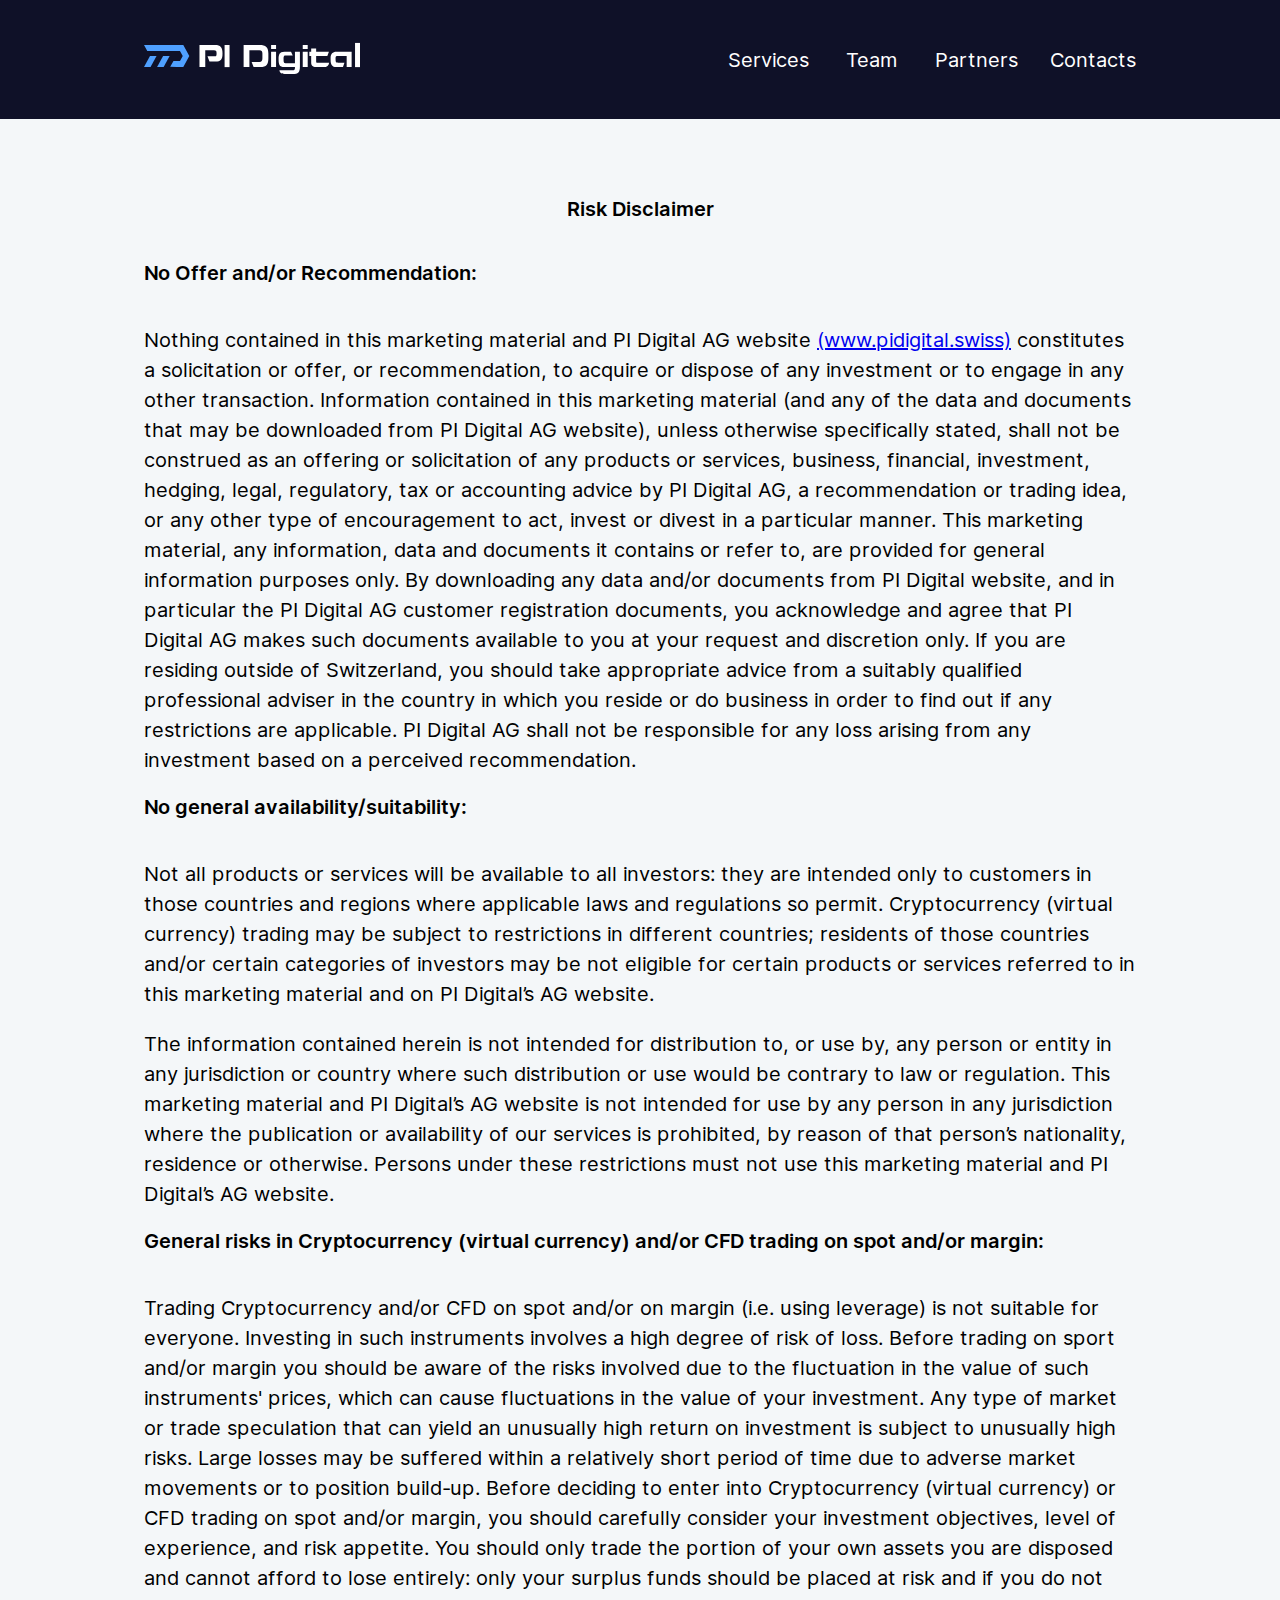
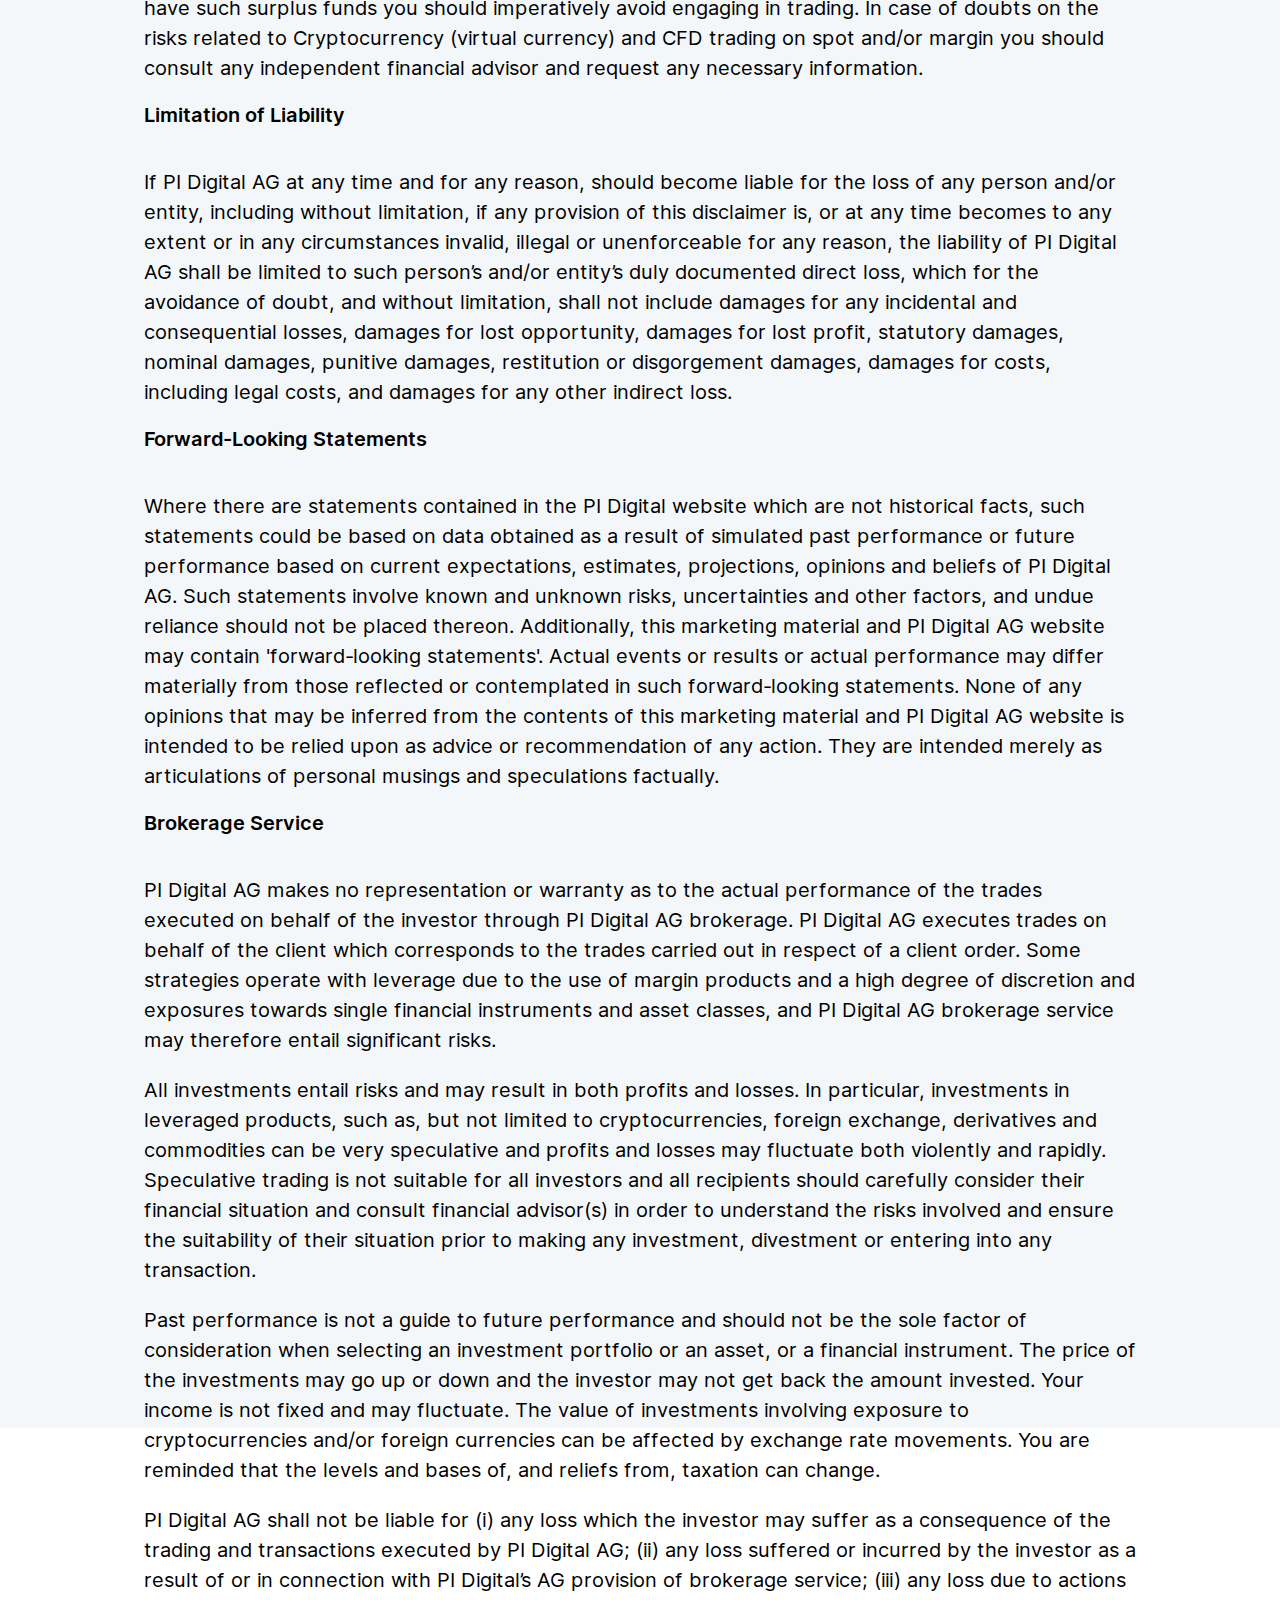
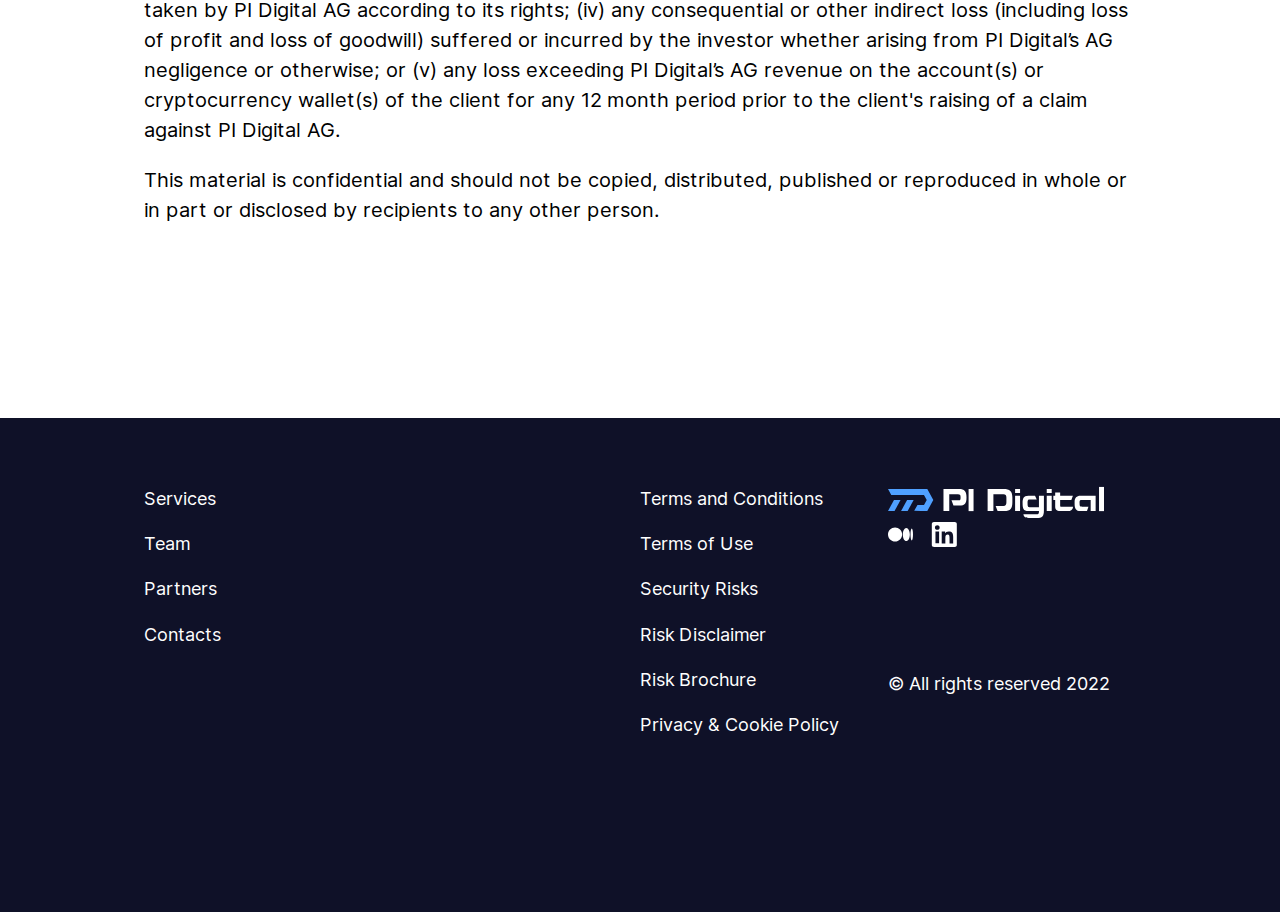
<file: disclaimer.html>
<!DOCTYPE html>
<html lang="en">
<head>
  <meta charset="UTF-8">
  <meta name="viewport" content="width=device-width, initial-scale=1.0">
  <title>Risk Disclaimer</title>
  <!-- Google tag (gtag.js) -->
  <script async src="https://www.googletagmanager.com/gtag/js?id=G-7Y7E54GQW6"></script>
  <script>
    window.dataLayer = window.dataLayer || [];
    function gtag(){dataLayer.push(arguments);}
    gtag('js', new Date());

    gtag('config', 'G-7Y7E54GQW6');
  </script>
  <!-- Open Graph meta tags -->
  <meta property="og:title" content="Risk Disclaimer">
  <meta property="og:description" content="PI Digital AG | Digital Assets Prime Brokerage">
  <meta property="og:image" content="./public/images/full_hd-2.png">
  <meta property="og:image:width" content="800">
  <meta property="og:image:height" content="600">
  <meta property="og:url" content="https://pidigital.swiss/disclaimer.html">
  <meta property="og:type" content="website">
  <link rel="shortcut icon" href="./public/images/favicon.ico" type="image/x-icon">
  <link rel="stylesheet" href="./public/styles/style1.css">
  <link rel="stylesheet" href="./public/styles/style2.css">
  <link rel="stylesheet" href="./public/styles/style3.css">
  <link rel="stylesheet" href="./public/styles/footer_mobile_gap.css">
  <link rel="stylesheet" href="./public/styles/mobile.css">
  <link rel="stylesheet" href="./public/styles/tablet576.css">
  <link rel="stylesheet" href="./public/styles/tablet768.css">
  <link rel="stylesheet" href="./public/styles/tablet992.css">
  <link rel="stylesheet" href="./public/styles/tablet1320.css">
</head>
<body>
  <div class="wrap_site_disclaimer">
    <div class="wrap_header_privacy" id='moveHeader'>
      <div class="wrap_mobile_menu" id='mobile_m'>
         <div class="mobile_menu">
               <a href='index.html' class="each_mobile">Services</a>
               <a href='index.html' class="each_mobile">Team</a>
               <a href='index.html' class="each_mobile">Partners</a>
               <a href='index.html' class="each_mobile">Contacts</a>
               <p class="wrap_black_links">
                 <a href="#"><img src="./public/images/bi_medium — копия.svg" alt="" class="each_mob_img"></a>
                 <a href="#" class="fb1"><img src="./public/images/brandico_facebook-rect — копия.svg" alt="" class="each_mob_img"></a>
                 <a href="#"><img src="./public/images/Group-3.svg" alt="" class="each_mob_img"></a>
               </p>
         </div>
      </div>
      <div class="header">
         <p id='scroll_to'>
          <a href="index.html"><img src="./public/images/Logo.svg" alt="" id='logo11'></a>
           <img src="./public/images/Logo — копия 2.svg" alt="" id='logo22'>
         </p>
         <a href='index.html' class="each_head">Services</a>
         <a href='index.html' class="each_head" id='team1'>Team</a>
         <a href='index.html' class="each_head" id="partners1">Partners</a>
         <a href='index.html' class="each_head">Contacts</a>
         <div id="burger_menu">
           <p class="each_burger" id='first_b'></p>
           <p class="each_burger" id='second_b'></p>
         </div>
      </div>
    </div>

    <div class="wrap_privacy_content">
      <div class="privacy_content">
        <p class="title_priv tit_centr">Risk Disclaimer</p>
        <p class="title_priv">No Offer and/or Recommendation:</p>
        <p class="each_p">Nothing contained in this marketing material and PI Digital AG website <a href="https://pidigital.swiss">(www.pidigital.swiss)</a>
          constitutes a solicitation or offer, or recommendation, to acquire or dispose of any investment
          or to engage in any other transaction. Information contained in this marketing material (and
          any of the data and documents that may be downloaded from PI Digital AG website), unless
          otherwise specifically stated, shall not be construed as an offering or solicitation of any
          products or services, business, financial, investment, hedging, legal, regulatory, tax or
          accounting advice by PI Digital AG, a recommendation or trading idea, or any other type of
          encouragement to act, invest or divest in a particular manner. This marketing material, any
          information, data and documents it contains or refer to, are provided for general information
          purposes only. By downloading any data and/or documents from PI Digital website, and in
          particular the PI Digital AG customer registration documents, you acknowledge and agree that
          PI Digital AG makes such documents available to you at your request and discretion only. If you
          are residing outside of Switzerland, you should take appropriate advice from a suitably
          qualified professional adviser in the country in which you reside or do business in order to find
          out if any restrictions are applicable. PI Digital AG shall not be responsible for any loss arising
          from any investment based on a perceived recommendation.
        </p>
        <p class="title_priv">No general availability/suitability:</p>
        <p class="each_p">Not all products or services will be available to all investors: they are intended only to
          customers in those countries and regions where applicable laws and regulations so permit.
          Cryptocurrency (virtual currency) trading may be subject to restrictions in different countries;
          residents of those countries and/or certain categories of investors may be not eligible for
          certain products or services referred to in this marketing material and on PI Digital’s AG
          website.
        </p>
        <p class="each_p">The information contained herein is not intended for distribution to, or use by, any person or
          entity in any jurisdiction or country where such distribution or use would be contrary to law or
          regulation. This marketing material and PI Digital’s AG website is not intended for use by any
          person in any jurisdiction where the publication or availability of our services is prohibited, by
          reason of that person’s nationality, residence or otherwise. Persons under these restrictions
          must not use this marketing material and PI Digital’s AG website.
        </p>
        <p class="title_priv">General risks in Cryptocurrency (virtual currency) and/or CFD trading on spot and/or
          margin:
        </p>
        <p class="each_p">Trading Cryptocurrency and/or CFD on spot and/or on margin (i.e. using leverage) is not
          suitable for everyone. Investing in such instruments involves a high degree of risk of loss.
          Before trading on sport and/or margin you should be aware of the risks involved due to the
          fluctuation in the value of such instruments' prices, which can cause fluctuations in the value of
          your investment. Any type of market or trade speculation that can yield an unusually high
          return on investment is subject to unusually high risks. Large losses may be suffered within a
          relatively short period of time due to adverse market movements or to position build-up. Before
          deciding to enter into Cryptocurrency (virtual currency) or CFD trading on spot and/or margin,
          you should carefully consider your investment objectives, level of experience, and risk
          appetite. You should only trade the portion of your own assets you are disposed and cannot
          afford to lose entirely: only your surplus funds should be placed at risk and if you do not have
          such surplus funds you should imperatively avoid engaging in trading. In case of doubts on the risks related to Cryptocurrency (virtual currency) and CFD trading on spot and/or margin you
          should consult any independent financial advisor and request any necessary information.
        </p>
        <p class="title_priv">Limitation of Liability</p>
        <p class="each_p">If PI Digital AG at any time and for any reason, should become liable for the loss of any person
          and/or entity, including without limitation, if any provision of this disclaimer is, or at any time
          becomes to any extent or in any circumstances invalid, illegal or unenforceable for any reason,
          the liability of PI Digital AG shall be limited to such person’s and/or entity’s duly
          documented direct loss, which for the avoidance of doubt, and without limitation, shall not
          include damages for any incidental and consequential losses, damages for lost opportunity,
          damages for lost profit, statutory damages, nominal damages, punitive damages, restitution or
          disgorgement damages, damages for costs, including legal costs, and damages for any other
          indirect loss.
        </p>
        <p class="title_priv">Forward-Looking Statements</p>
        <p class="each_p">Where there are statements contained in the PI Digital website which are not historical facts,
          such statements could be based on data obtained as a result of simulated past performance or
          future performance based on current expectations, estimates, projections, opinions and beliefs
          of PI Digital AG. Such statements involve known and unknown risks, uncertainties and other
          factors, and undue reliance should not be placed thereon. Additionally, this marketing material
          and PI Digital AG website may contain 'forward-looking statements'. Actual events or results or
          actual performance may differ materially from those reflected or contemplated in such
          forward-looking statements. None of any opinions that may be inferred from the contents of
          this marketing material and PI Digital AG website is intended to be relied upon as advice or
          recommendation of any action. They are intended merely as articulations of personal musings
          and speculations factually.
        </p>
        <p class="title_priv">Brokerage Service</p>
        <p class="each_p">PI Digital AG makes no representation or warranty as to the actual performance of the trades
          executed on behalf of the investor through PI Digital AG brokerage. PI Digital AG executes
          trades on behalf of the client which corresponds to the trades carried out in respect of a client
          order. Some strategies operate with leverage due to the use of margin products and a high
          degree of discretion and exposures towards single financial instruments and asset classes,
          and PI Digital AG brokerage service may therefore entail significant risks.
        </p>
        <p class="each_p">All investments entail risks and may result in both profits and losses. In particular, investments
          in leveraged products, such as, but not limited to cryptocurrencies, foreign exchange,
          derivatives and commodities can be very speculative and profits and losses may fluctuate both
          violently and rapidly. Speculative trading is not suitable for all investors and all recipients
          should carefully consider their financial situation and consult financial advisor(s) in order to
          understand the risks involved and ensure the suitability of their situation prior to making any
          investment, divestment or entering into any transaction.
        </p>
        <p class="each_p">Past performance is not a guide to future performance and should not be the sole factor of
          consideration when selecting an investment portfolio or an asset, or a financial instrument. The
          price of the investments may go up or down and the investor may not get back the amount
          invested. Your income is not fixed and may fluctuate. The value of investments involving
          exposure to cryptocurrencies and/or foreign currencies can be affected by exchange rate movements. You are reminded that the levels and bases of, and reliefs from, taxation can
          change.
        </p>
        <p class="each_p">PI Digital AG shall not be liable for (i) any loss which the investor may suffer as a consequence
          of the trading and transactions executed by PI Digital AG; (ii) any loss suffered or incurred by
          the investor as a result of or in connection with PI Digital’s AG provision of brokerage service;
          (iii) any loss due to actions taken by PI Digital AG according to its rights; (iv) any consequential
          or other indirect loss (including loss of profit and loss of goodwill) suffered or incurred by the
          investor whether arising from PI Digital’s AG negligence or otherwise; or (v) any loss
          exceeding PI Digital’s AG revenue on the account(s) or cryptocurrency wallet(s) of the client
          for any 12 month period prior to the client's raising of a claim against PI Digital AG.
        </p>
        <p class="each_p">This material is confidential and should not be copied, distributed, published or reproduced in
          whole or in part or disclosed by recipients to any other person.
        </p>
      </div>
    </div>

    <div class="wrap_footer disclaimer_footer">
      <div class="mfooter__header">
        <img src="./public/images/Logo — копия.svg" alt="" id='foot_logo'>
      </div>

      <div class="footer">
        <div class="footer__common">
          <img src="./public/images/Logo — копия.svg" alt="" id='foot_logo'>

          <div class="footer--social-links footer--social-links_footer__common">
            <a href="https://medium.com/@pidigital.swiss" class="socials first_link">
              <img src="./public/images/bi_medium.svg" alt="" class="foot_link">
            </a>
            <a href="#" class="socials second_link fb_link">
              <img src="./public/images/brandico_facebook-rect.svg" alt="" class="foot_link">
            </a>
            <a href="https://www.linkedin.com/company/pidigitalag/" class="socials third_link">
              <img src="./public/images/linkedin.svg" alt="" id='in' class="foot_link">
            </a>
          </div>

          <p class="reserved reserved_footer__common">© All rights reserved 2022</p>
        </div>

        <div class="footer__docs">
          <a href="https://pidigital.swiss/conditions.html" target="_blank" title="" class="foot_links">Terms and Conditions</a>
          <a href="https://pidigital.swiss/use.html" target="_blank" title="" class="foot_links">Terms of Use</a>
          <a href="https://pidigital.swiss/security.html" target="_blank" title="" class="foot_links">Security Risks</a>
          <a href="https://pidigital.swiss/disclaimer.html" target="_blank" title="" class="foot_links">Risk Disclaimer</a>
          <a href="https://pidigital.swiss/brochure.html" target="_blank" title="" class="foot_links">Risk Brochure</a>
          <a href="https://pidigital.swiss/privacy.html" target="_blank" title="" class="foot_links">Privacy & Cookie Policy</a>
        </div>

        <div class="footer__info">
          <a href="https://pidigital.swiss" class="foot_links">Services</a>
          <a href="https://pidigital.swiss" class="foot_links">Team</a>
          <a href="https://pidigital.swiss" class="foot_links">Partners</a>
          <a href="https://pidigital.swiss" class="foot_links">Contacts</a>
        </div>
      </div>

      <div class="mfooter__footer">
        <p class="reserved reserved_footer__common mfooter--reserved_footer__common">© All rights reserved 2023</p>

        <div class="footer--social-links mfooter--social-links_footer__common">
          <a href="https://medium.com/@pidigital.swiss" class="socials first_link">
            <img src="./public/images/bi_medium.svg" alt="" class="foot_link">
          </a>
          <a href="#" class="socials second_link fb_link">
            <img src="./public/images/brandico_facebook-rect.svg" alt="" class="foot_link">
          </a>
          <a href="https://www.linkedin.com/company/pidigitalag/" class="socials third_link">
            <img src="./public/images/linkedin.svg" alt="" id='in' class="foot_link">
          </a>
        </div>
      </div>
    </div>

  </div>
</body>
</html>
</file>
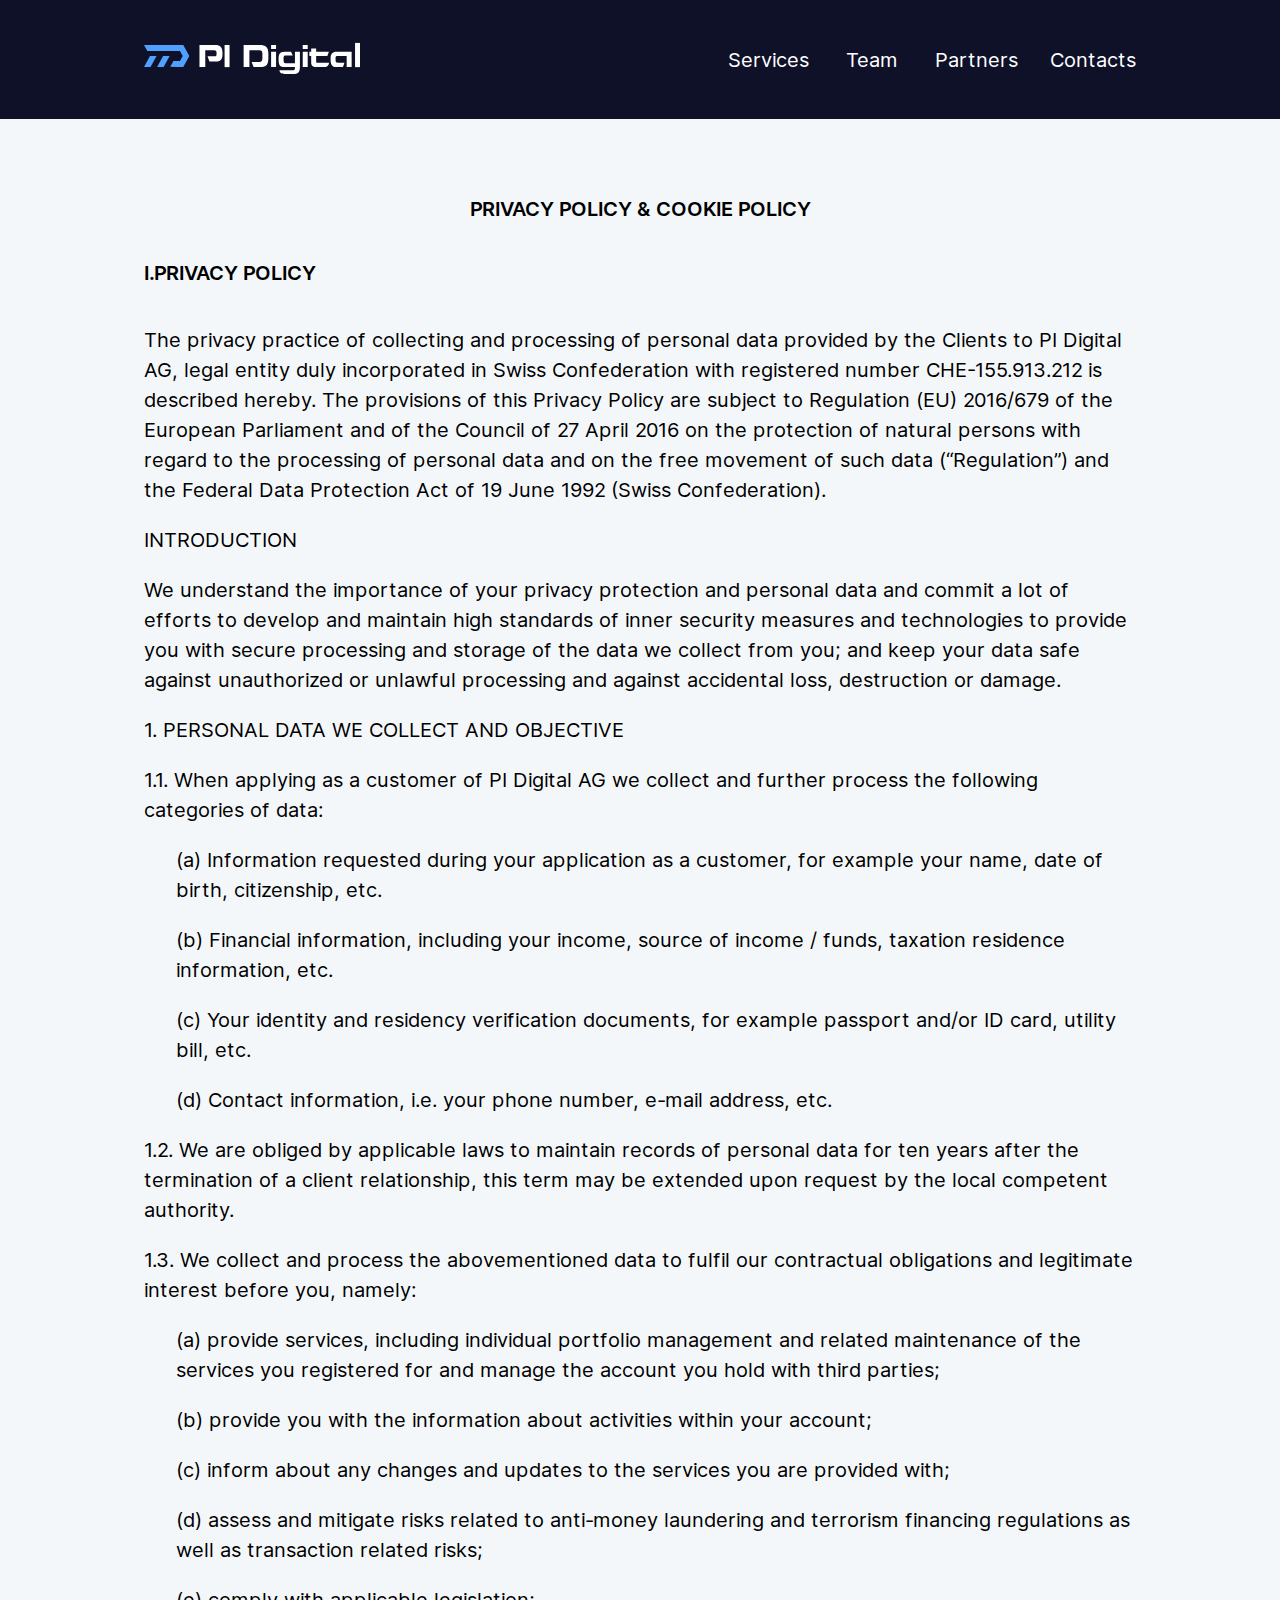
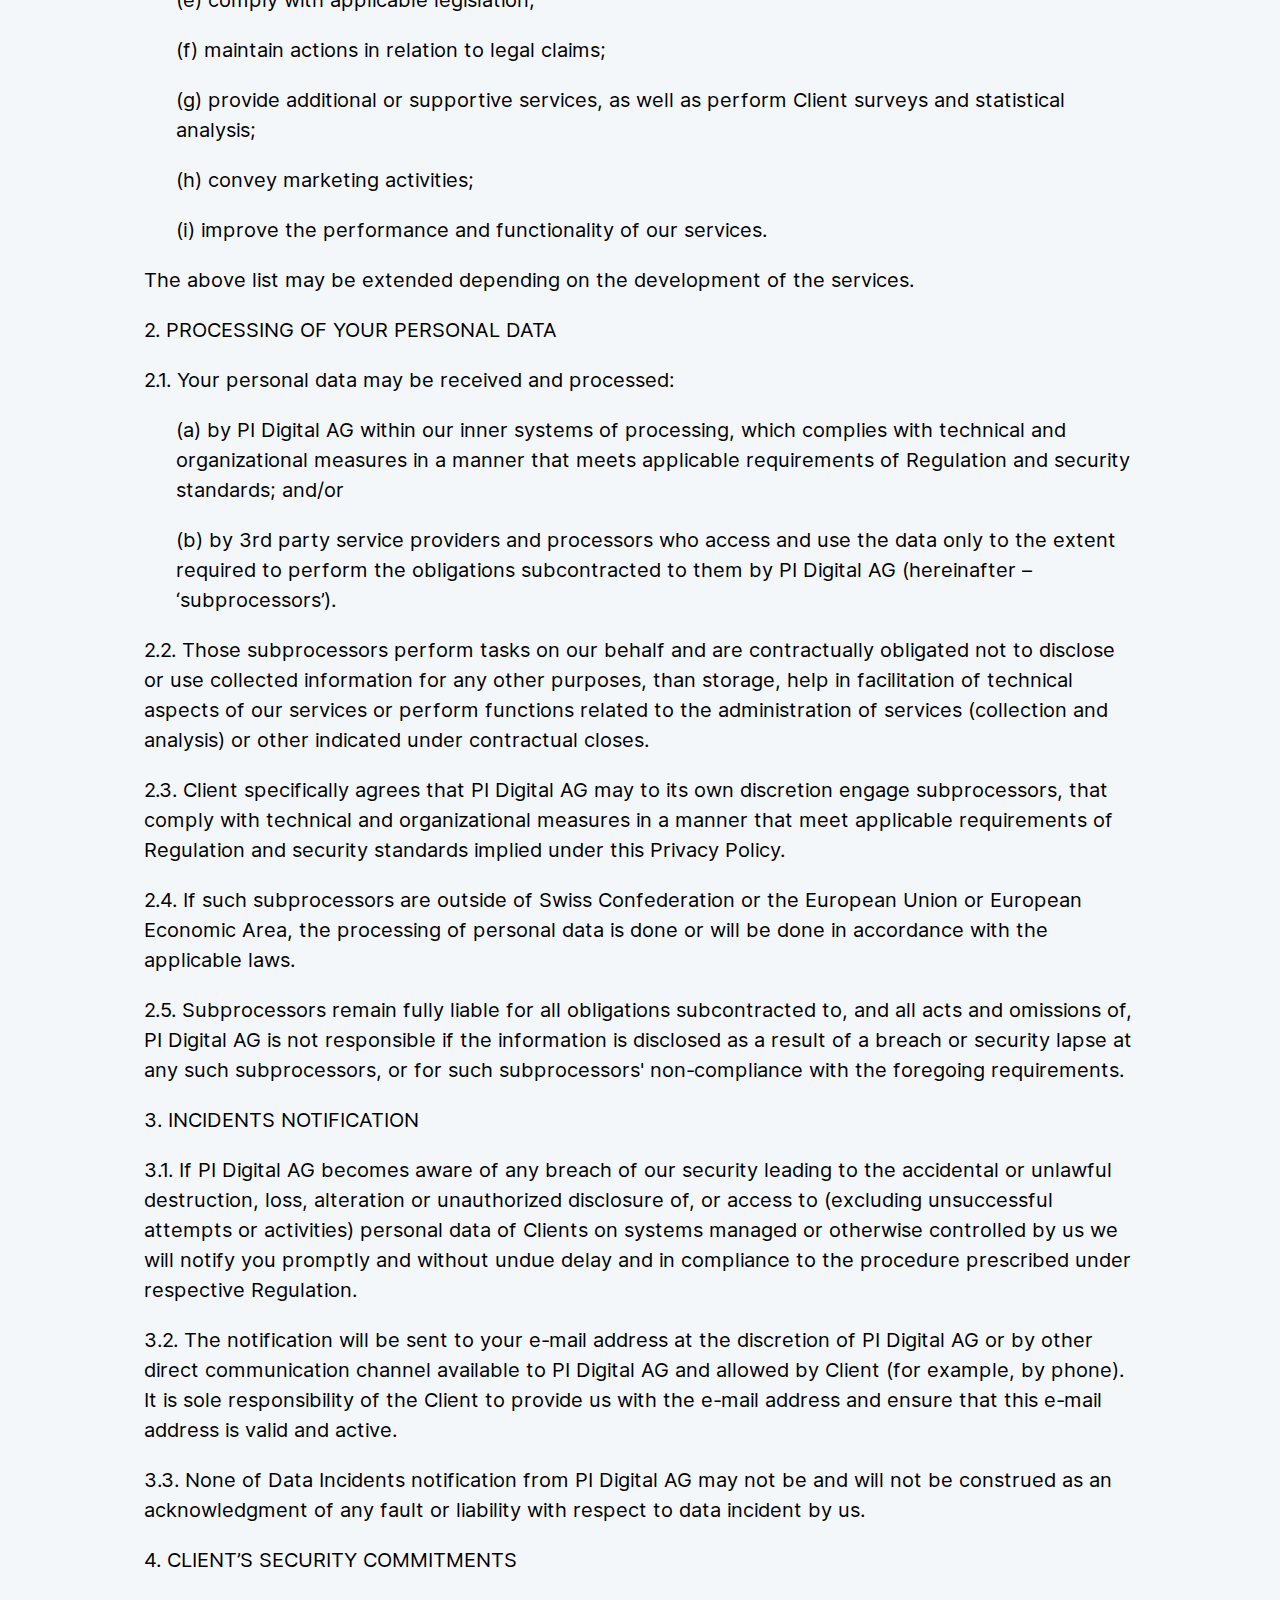
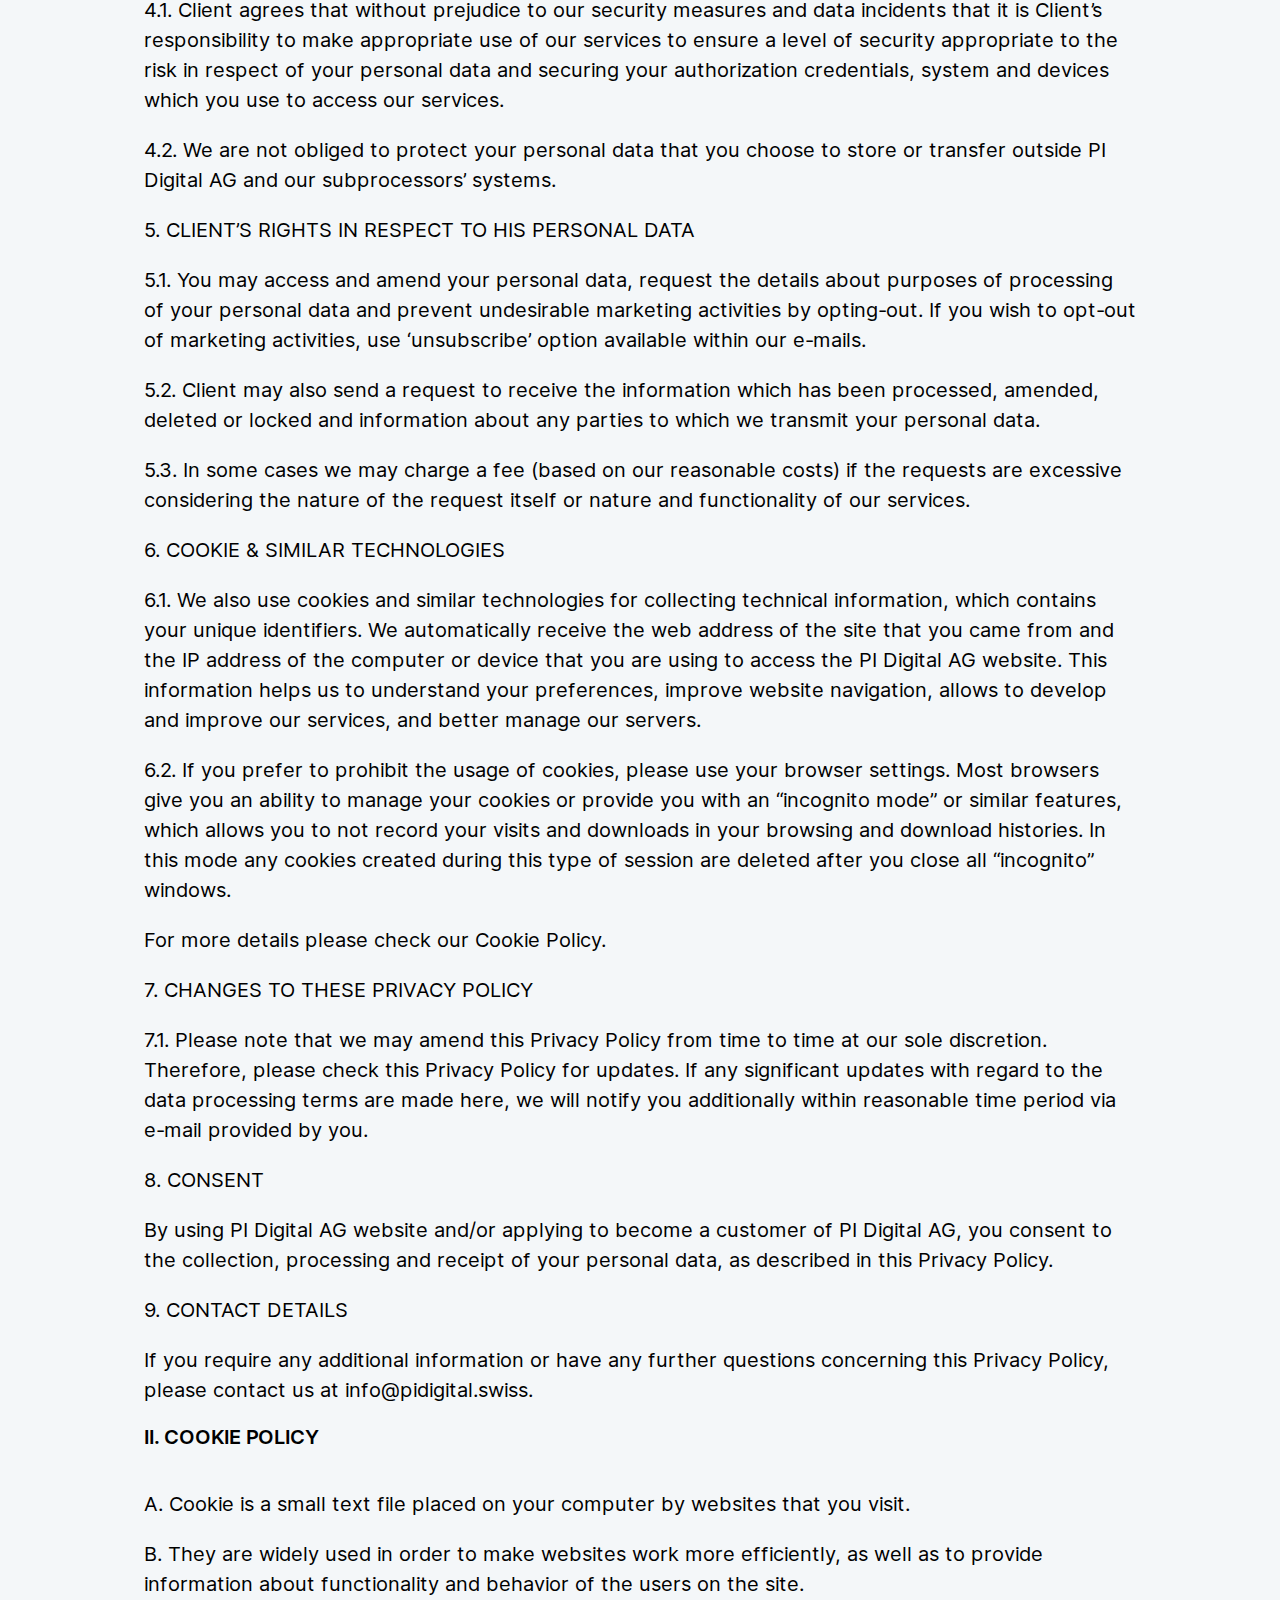
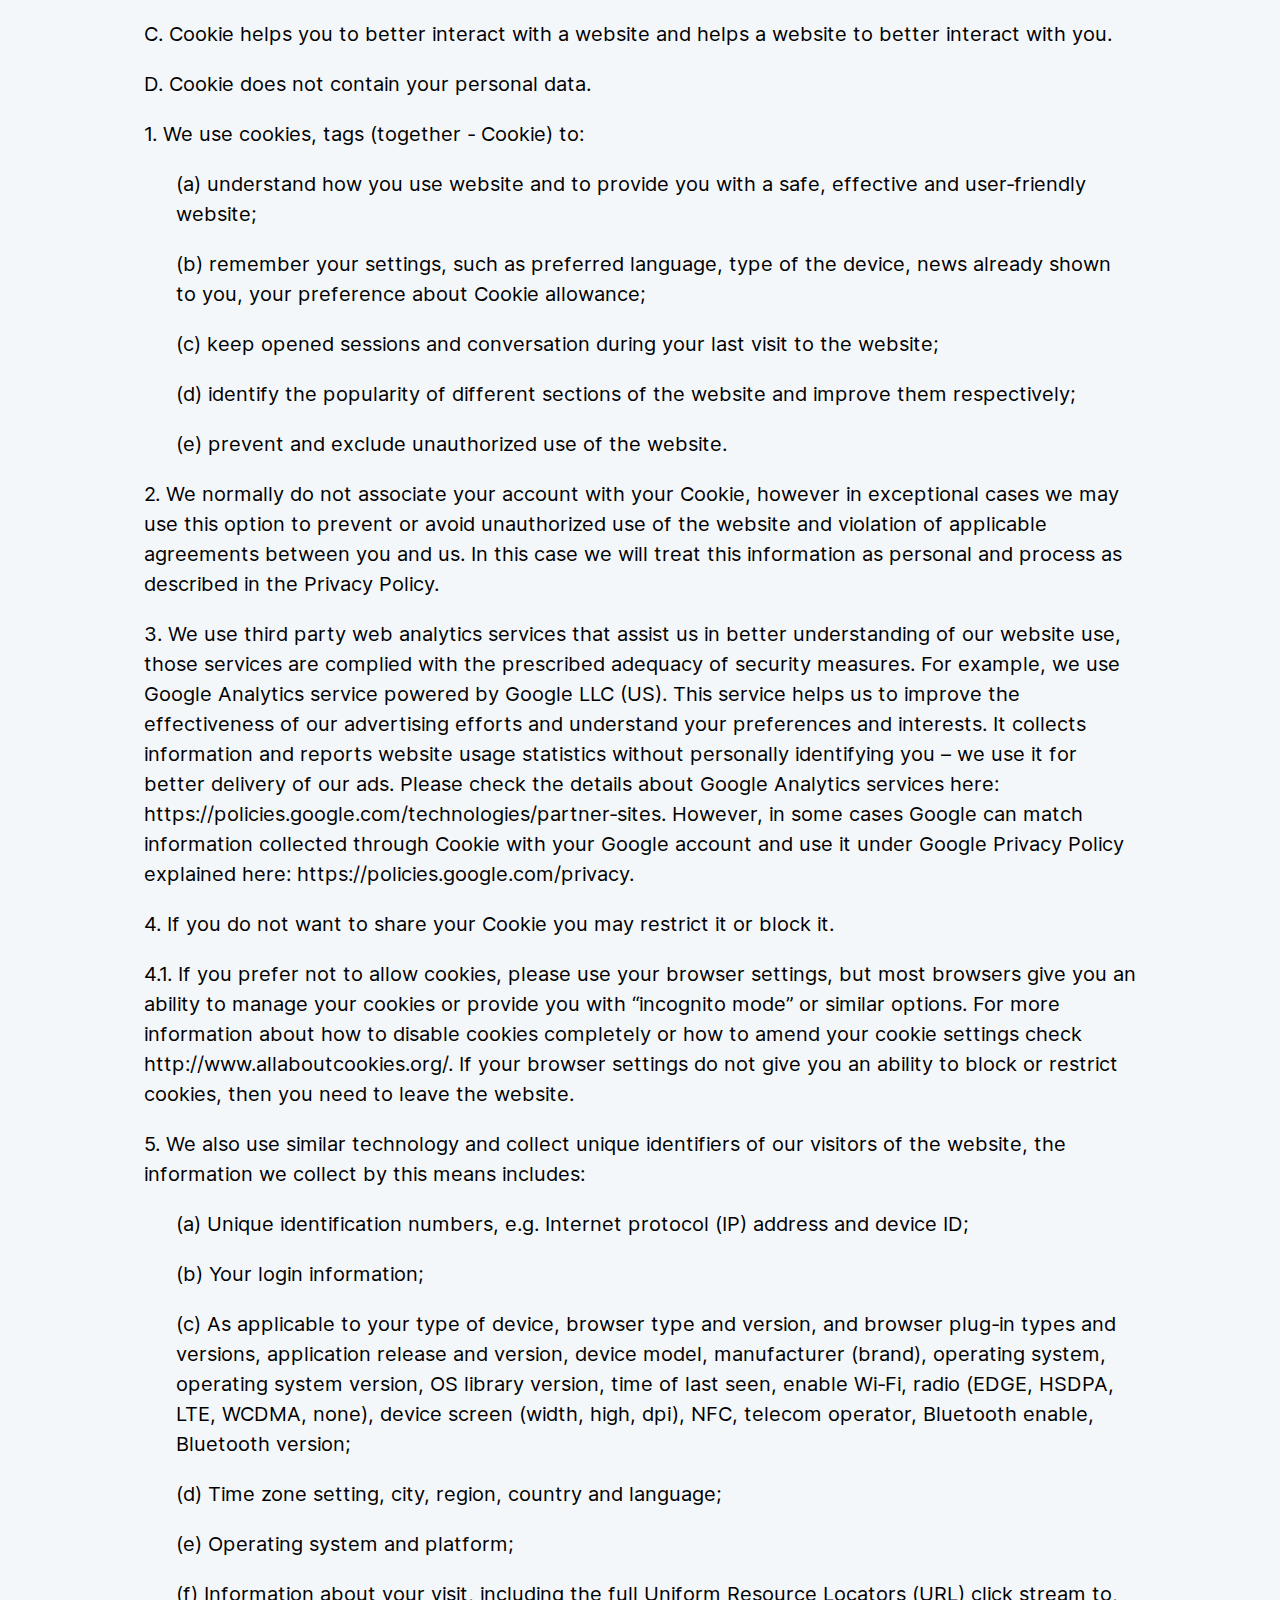
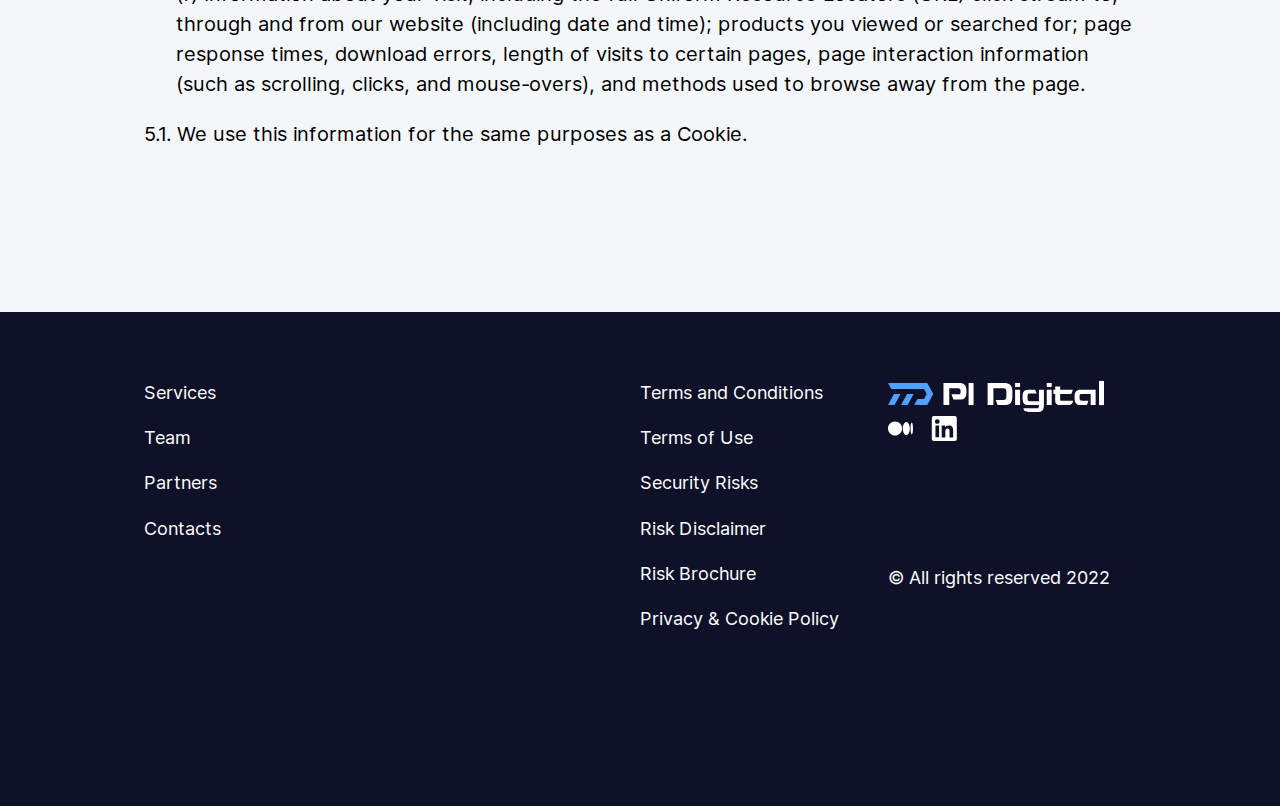
<file: privacy.html>
<!DOCTYPE html>
<html lang="en" dir="ltr">
  <head>
    <meta charset="utf-8">
    <meta name="viewport" content="width=device-width, initial-scale=1.0">
    <title>Privacy Policy</title>
    <!-- Google tag (gtag.js) -->
    <script async src="https://www.googletagmanager.com/gtag/js?id=G-7Y7E54GQW6"></script>
    <script>
      window.dataLayer = window.dataLayer || [];
      function gtag(){dataLayer.push(arguments);}
      gtag('js', new Date());

      gtag('config', 'G-7Y7E54GQW6');
    </script>
    <!-- Open Graph meta tags -->
    <meta property="og:title" content="Privacy Policy">
    <meta property="og:description" content="PI Digital AG | Digital Assets Prime Brokerage">
    <meta property="og:image" content="./public/images/full_hd-2.png">
    <meta property="og:image:width" content="800">
    <meta property="og:image:height" content="600">
    <meta property="og:url" content="https://pidigital.swiss/privacy.html">
    <meta property="og:type" content="website">
    <link rel="shortcut icon" href="./public/images/favicon.ico" type="image/x-icon">
    <link rel="stylesheet" href="./public/styles/style1.css">
    <link rel="stylesheet" href="./public/styles/style2.css">
    <link rel="stylesheet" href="./public/styles/style3.css">
    <link rel="stylesheet" href="./public/styles/footer_mobile_gap.css">
    <link rel="stylesheet" href="./public/styles/mobile.css">
    <link rel="stylesheet" href="./public/styles/tablet576.css">
    <link rel="stylesheet" href="./public/styles/tablet768.css">
    <link rel="stylesheet" href="./public/styles/tablet992.css">
    <link rel="stylesheet" href="./public/styles/tablet1320.css">
  </head>
  <body>
    <div class="wrap_site_privacy">
      <div class="wrap_header_privacy" id='moveHeader'>
          <div class="wrap_mobile_menu" id='mobile_m'>
             <div class="mobile_menu">
                   <a href='index.html' class="each_mobile">Services</a>
                   <a href='index.html' class="each_mobile">Team</a>
                   <a href='index.html' class="each_mobile">Partners</a>
                   <a href='index.html' class="each_mobile">Contacts</a>
                   <p class="wrap_black_links">
                     <a href="#"><img src="./public/images/bi_medium — копия.svg" alt="" class="each_mob_img"></a>
                     <a href="#" class="fb1"><img src="./public/images/brandico_facebook-rect — копия.svg" alt="" class="each_mob_img"></a>
                     <a href="#"><img src="./public/images/Group-3.svg" alt="" class="each_mob_img"></a>
                   </p>
             </div>
          </div>
          <div class="header">
             <p id='scroll_to'>
              <a href="index.html"><img src="./public/images/Logo.svg" alt="" id='logo11'></a>
               <img src="./public/images/Logo — копия 2.svg" alt="" id='logo22'>
             </p>
             <a href='index.html' class="each_head">Services</a>
             <a href='index.html' class="each_head" id='team1'>Team</a>
             <a href='index.html' class="each_head" id="partners1">Partners</a>
             <a href='index.html' class="each_head">Contacts</a>
             <div id="burger_menu">
               <p class="each_burger" id='first_b'></p>
               <p class="each_burger" id='second_b'></p>
             </div>
          </div>
      </div>

      <div class="wrap_privacy_content">
        <div class="privacy_content">
          <p class="title_priv tit_centr">PRIVACY POLICY & COOKIE POLICY</p>
          <p class="title_priv">I.PRIVACY POLICY</p>
          <p class="each_p">The privacy practice of collecting and processing of personal data provided by the Clients to PI Digital AG, legal entity duly incorporated in Swiss Confederation with registered number <span class="yellow_che">CHE-155.913.212</span> is described hereby. The provisions of this Privacy Policy are subject to Regulation (EU) 2016/679 of the European Parliament and of the Council of 27 April 2016 on the protection of natural persons with regard to the processing of personal data and on the free movement of such data (“Regulation”) and the Federal Data Protection Act of 19 June 1992 (Swiss Confederation). </p>
          <p class="each_p">INTRODUCTION </p>
          <p class="each_p">We understand the importance of your privacy protection and personal data and commit a lot of
             efforts to develop and maintain high standards of inner security measures and technologies to provide you with
             secure processing and storage of the data we collect from you; and keep your data safe against unauthorized or unlawful processing and against accidental loss, destruction or damage.</p>
          <p class="each_p">1. PERSONAL DATA WE COLLECT AND OBJECTIVE</p>
          <p class="each_p">1.1. When applying as a customer of PI Digital AG we collect and further process the following categories of data: </p>
          <p class="each_p char">(a)	Information requested during your application as a customer, for example your name, date of birth, citizenship, etc.</p>
          <p class="each_p char">(b)	Financial information, including your income, source of income / funds, taxation residence information, etc. </p>
          <p class="each_p char">(c)	Your identity and residency verification documents, for example passport and/or ID card, utility bill, etc. </p>
          <p class="each_p char">(d)	Contact information, i.e. your phone number, e-mail address, etc.</p>
          <p class="each_p">1.2. We are obliged by applicable laws to maintain records of personal data for ten years after the termination of a client relationship, this term may be extended upon request by the local competent authority. </p>
          <p class="each_p">1.3. We collect and process the abovementioned data to fulfil our contractual obligations and legitimate interest before you, namely:</p>
          <p class="each_p char">(a)	provide services, including individual portfolio management and related maintenance of the services you registered for and manage the account you hold with third parties;</p>
          <p class="each_p char">(b)	provide you with the information about activities within your account;</p>
          <p class="each_p char">(c)	inform about any changes and updates to the services you are provided with;</p>
          <p class="each_p char">(d)	assess and mitigate risks related to anti-money laundering and terrorism financing regulations as well as transaction related risks;</p>
          <p class="each_p char">(e)	comply with applicable legislation;</p>
          <p class="each_p char">(f)	maintain actions in relation to legal claims;</p>
          <p class="each_p char">(g)	provide additional or supportive services, as well as perform Client surveys and statistical analysis; </p>
          <p class="each_p char">(h)	convey marketing activities;</p>
          <p class="each_p char">(i)	improve the performance and functionality of our services. </p>
          <p class="each_p">The above list may be extended depending on the development of the services.</p>
          <p class="each_p">2. PROCESSING OF YOUR PERSONAL DATA</p>
          <p class="each_p">2.1. Your personal data may be received and processed:</p>
          <p class="each_p char">(a) by PI Digital AG within our inner systems of processing, which complies with technical and organizational measures in a manner that meets applicable requirements of Regulation and security standards; and/or </p>
          <p class="each_p char">(b) by 3rd party service providers and processors who access and use the data only to the extent required to perform the obligations subcontracted to them by PI Digital AG (hereinafter – ‘subprocessors’). </p>
          <p class="each_p">2.2. Those subprocessors perform tasks on our behalf and are contractually obligated not to disclose or use collected information for any other purposes, than storage, help in facilitation of technical aspects of our services
            or perform functions related to the administration of services (collection and analysis) or other indicated under contractual closes. </p>
          <p class="each_p">2.3. Client specifically agrees that PI Digital AG may to its own discretion engage subprocessors, that comply with technical and organizational measures in a manner that meet applicable requirements of Regulation and security standards implied under this Privacy Policy. </p>
          <p class="each_p">2.4. If such subprocessors are outside of Swiss Confederation or the European Union or European Economic Area, the processing of personal data is done or will be done in accordance with the applicable laws. </p>
          <p class="each_p">2.5. Subprocessors remain fully liable for all obligations subcontracted to, and all acts and omissions of, PI Digital AG is not responsible if the information is disclosed as a result of a breach or security lapse at any such subprocessors, or for such subprocessors' non-compliance with the foregoing requirements.</p>
          <p class="each_p">3. INCIDENTS NOTIFICATION</p>
          <p class="each_p">3.1. If PI Digital AG becomes aware of any breach of our security leading to the accidental or unlawful destruction, loss, alteration or unauthorized disclosure of, or access to (excluding unsuccessful attempts or activities) personal data of Clients on systems managed or otherwise controlled by
            us we will notify you promptly and without undue delay and in compliance to the procedure prescribed under respective Regulation.  </p>
          <p class="each_p">3.2. The notification will be sent to your e-mail address at the discretion of PI Digital AG or by other direct communication channel available to PI Digital AG and allowed by Client (for example, by phone). It is sole responsibility of the Client to provide us with the e-mail address and ensure that this e-mail address is valid and active.</p>
          <p class="each_p">3.3. None of Data Incidents notification from PI Digital AG may not be and will not be construed as an acknowledgment of any fault or liability with respect to data incident by us.</p>
          <p class="each_p">4. CLIENT’S SECURITY COMMITMENTS </p>
          <p class="each_p">4.1. Client agrees that without prejudice to our security measures and data incidents that it is Client’s responsibility to make appropriate use of our services to ensure a level of security appropriate to the risk in respect of your personal data and securing your authorization credentials, system and devices which you use to access our services. </p>
          <p class="each_p">4.2. We are not obliged to protect your personal data that you choose to store or transfer outside PI Digital AG and our subprocessors’ systems. </p>
          <p class="each_p">5. CLIENT’S RIGHTS IN RESPECT TO HIS PERSONAL DATA</p>
          <p class="each_p">5.1. You may access and amend your personal data, request the details about purposes of processing of your personal data and prevent undesirable marketing activities by opting-out. If you wish to opt-out of marketing activities, use ‘unsubscribe’ option available within our e-mails.</p>
          <p class="each_p">5.2. Client may also send a request to receive the information which has been processed, amended, deleted or locked and information about any parties to which we transmit your personal data.</p>
          <p class="each_p">5.3. In some cases we may charge a fee (based on our reasonable costs) if the requests are excessive considering the nature of the request itself or nature and functionality of our services. </p>
          <p class="each_p">6. COOKIE & SIMILAR TECHNOLOGIES </p>
          <p class="each_p">6.1. We also use cookies and similar technologies for collecting technical information, which contains your unique identifiers.  We automatically receive the web address of the site that you came from and the IP address of the computer or device that you are using to access the PI Digital
            AG website. This information helps us to understand your preferences, improve website navigation, allows to develop and improve our services, and better manage our servers. </p>
          <p class="each_p">6.2. If you prefer to prohibit the usage of cookies, please use your browser settings. Most browsers give you an ability to manage your cookies or provide you with an “incognito mode” or similar features, which allows you to not record your visits and downloads in your browsing and download histories. In this mode any cookies created during this type of session are deleted after you close all “incognito” windows.</p>
          <p class="each_p">For more details please check our Cookie Policy.</p>
          <p class="each_p">7. CHANGES TO THESE PRIVACY POLICY</p>
          <p class="each_p">7.1. Please note that we may amend this Privacy Policy from time to time at our sole discretion. Therefore, please check this Privacy Policy for updates. If any significant updates with regard to the data processing terms are made here, we will notify you additionally within reasonable time period via e-mail provided by you. </p>
          <p class="each_p">8. CONSENT</p>
          <p class="each_p">By using PI Digital AG website and/or applying to become a customer of PI Digital AG, you consent to the collection, processing and receipt of your personal data, as described in this Privacy Policy.</p>
          <p class="each_p">9. CONTACT DETAILS </p>
          <p class="each_p">If you require any additional information or have any further questions concerning this Privacy Policy, please contact us at info@pidigital.swiss.</p>
          <p class="title_priv">II. COOKIE POLICY</p>
          <p class="each_p">A. Cookie is a small text file placed on your computer by websites that you visit. </p>
          <p class="each_p">B. They are widely used in order to make websites work more efficiently, as well as to provide information about functionality and behavior of the users on the site. </p>
          <p class="each_p">C. Cookie helps you to better interact with a website and helps a website to better interact with you. </p>
          <p class="each_p">D. Cookie does not contain your personal data.</p>
          <p class="each_p">1. We use cookies, tags (together - Cookie) to: </p>
          <p class="each_p char">(a)	understand how you use website and to provide you with a safe, effective and user-friendly website;</p>
          <p class="each_p char">(b)	remember your settings, such as preferred language, type of the device, news already shown to you, your preference about Cookie allowance; </p>
          <p class="each_p char">(c)	keep opened sessions and conversation during your last visit to the website; </p>
          <p class="each_p char">(d)	identify the popularity of different sections of the website and improve them respectively; </p>
          <p class="each_p char">(e)	prevent and exclude unauthorized use of the website. </p>
          <p class="each_p">2. We normally do not associate your account with your Cookie, however in exceptional cases we may use this option to prevent or avoid unauthorized use of the website and violation of applicable agreements between you and us. In this case we will treat this information as personal and process as described in the Privacy Policy.  </p>
          <p class="each_p">3. We use third party web analytics services that assist us in better understanding of our website use, those services are complied with the prescribed adequacy of security measures. For example, we use Google Analytics service powered by Google LLC (US). This service helps us to improve the effectiveness of our advertising efforts and understand your preferences and interests. It collects information and reports website usage statistics without personally identifying you – we use it for better delivery of our ads. Please check the details about Google Analytics services here: https://policies.google.com/technologies/partner-sites. However, in some cases Google can match information collected through Cookie with your Google account and use it under Google Privacy Policy explained here: https://policies.google.com/privacy. </p>
          <p class="each_p">4. If you do not want to share your Cookie you may restrict it or block it.</p>
          <p class="each_p">4.1. If you prefer not to allow cookies, please use your browser settings, but most browsers give you an ability to manage your cookies or provide you with “incognito mode” or similar options.
For more information about how to disable cookies completely or how to amend your cookie settings check http://www.allaboutcookies.org/. If your browser settings do not give you an ability to block or restrict cookies, then you need to leave the website.
</p>
          <p class="each_p">5. We also use similar technology and collect unique identifiers of our visitors of the website, the information we collect by this means includes: </p>
          <p class="each_p char">(a)	Unique identification numbers, e.g. Internet protocol (IP) address and device ID;</p>
          <p class="each_p char">(b)	Your login information; </p>
          <p class="each_p char">(c)	As applicable to your type of device, browser type and version, and browser plug-in types and versions, application release and version, device model, manufacturer (brand), operating system, operating system version, OS library version, time of last seen, enable Wi-Fi, radio (EDGE, HSDPA, LTE, WCDMA, none), device screen (width, high, dpi), NFC, telecom operator, Bluetooth enable, Bluetooth version; </p>
          <p class="each_p char">(d)	Time zone setting, city, region, country and language;</p>
          <p class="each_p char">(e)	Operating system and platform;</p>
          <p class="each_p char">(f)	Information about your visit, including the full Uniform Resource Locators (URL) click stream to, through and from our website (including date and time); products you viewed or searched for; page response times, download errors, length of visits to certain pages, page interaction information (such as scrolling, clicks, and mouse-overs), and methods used to browse away from the page.</p>
          <p class="each_p">5.1. We use this information for the same purposes as a Cookie. </p>
        </div>
      </div>

      <div class="wrap_footer privacy_footer">
        <div class="mfooter__header">
          <img src="./public/images/Logo — копия.svg" alt="" id='foot_logo'>
        </div>

        <div class="footer">
          <div class="footer__common">
            <img src="./public/images/Logo — копия.svg" alt="" id='foot_logo'>

            <div class="footer--social-links footer--social-links_footer__common">
              <a href="https://medium.com/@pidigital.swiss" class="socials first_link">
                <img src="./public/images/bi_medium.svg" alt="" class="foot_link">
              </a>
              <a href="#" class="socials second_link fb_link">
                <img src="./public/images/brandico_facebook-rect.svg" alt="" class="foot_link">
              </a>
              <a href="https://www.linkedin.com/company/pidigitalag/" class="socials third_link">
                <img src="./public/images/linkedin.svg" alt="" id='in' class="foot_link">
              </a>
            </div>

            <p class="reserved reserved_footer__common">© All rights reserved 2022</p>
          </div>

          <div class="footer__docs">
            <a href="https://pidigital.swiss/conditions.html" target="_blank" title="" class="foot_links">Terms and Conditions</a>
            <a href="https://pidigital.swiss/use.html" target="_blank" title="" class="foot_links">Terms of Use</a>
            <a href="https://pidigital.swiss/security.html" target="_blank" title="" class="foot_links">Security Risks</a>
            <a href="https://pidigital.swiss/disclaimer.html" target="_blank" title="" class="foot_links">Risk Disclaimer</a>
            <a href="https://pidigital.swiss/brochure.html" target="_blank" title="" class="foot_links">Risk Brochure</a>
            <a href="https://pidigital.swiss/privacy.html" target="_blank" title="" class="foot_links">Privacy & Cookie Policy</a>
          </div>

          <div class="footer__info">
            <a href="https://pidigital.swiss" class="foot_links">Services</a>
            <a href="https://pidigital.swiss" class="foot_links">Team</a>
            <a href="https://pidigital.swiss" class="foot_links">Partners</a>
            <a href="https://pidigital.swiss" class="foot_links">Contacts</a>
          </div>
        </div>

        <div class="mfooter__footer">
          <p class="reserved reserved_footer__common mfooter--reserved_footer__common">© All rights reserved 2023</p>

          <div class="footer--social-links mfooter--social-links_footer__common">
            <a href="https://medium.com/@pidigital.swiss" class="socials first_link">
              <img src="./public/images/bi_medium.svg" alt="" class="foot_link">
            </a>
            <a href="#" class="socials second_link fb_link">
              <img src="./public/images/brandico_facebook-rect.svg" alt="" class="foot_link">
            </a>
            <a href="https://www.linkedin.com/company/pidigitalag/" class="socials third_link">
              <img src="./public/images/linkedin.svg" alt="" id='in' class="foot_link">
            </a>
          </div>
        </div>
      </div>

    </div>

    <script src="https://ajax.googleapis.com/ajax/libs/jquery/3.6.0/jquery.min.js"></script>
    <script src='./public/index3.js'></script>
  </body>
</html>
</file>
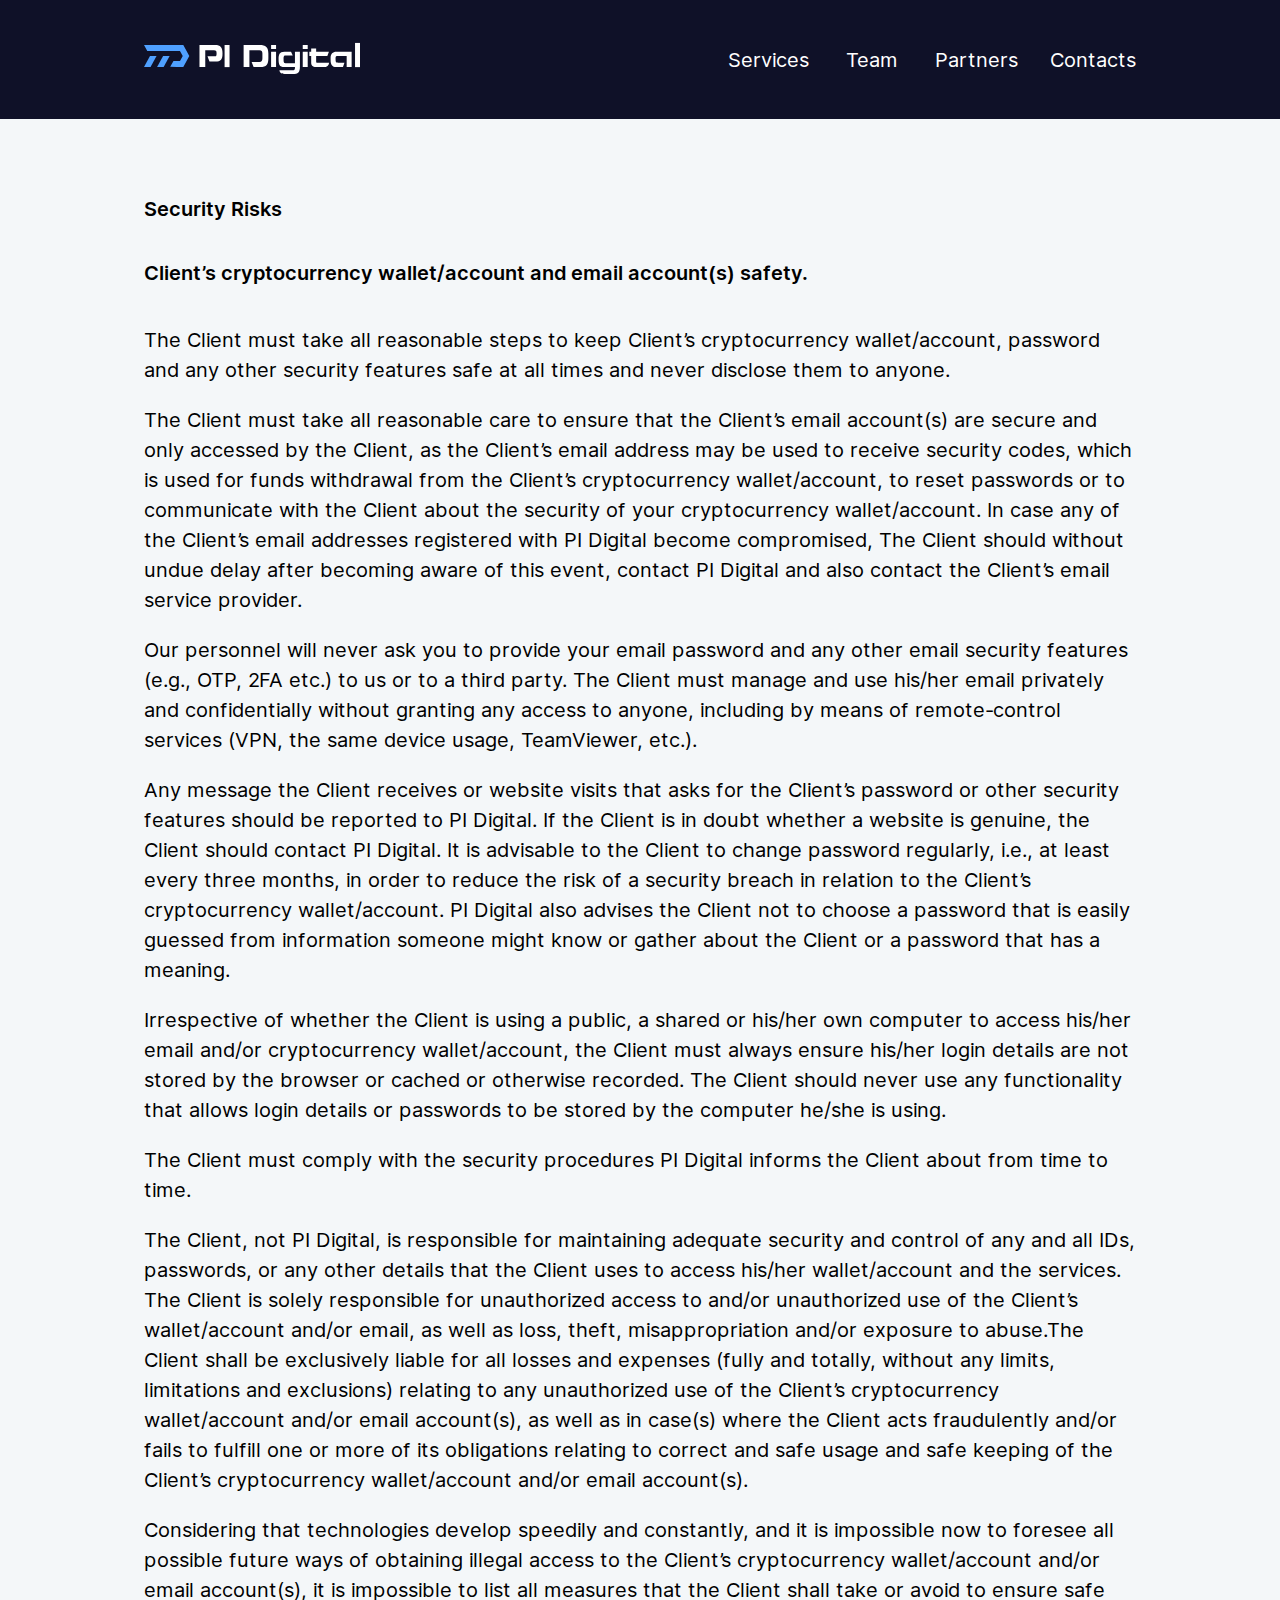
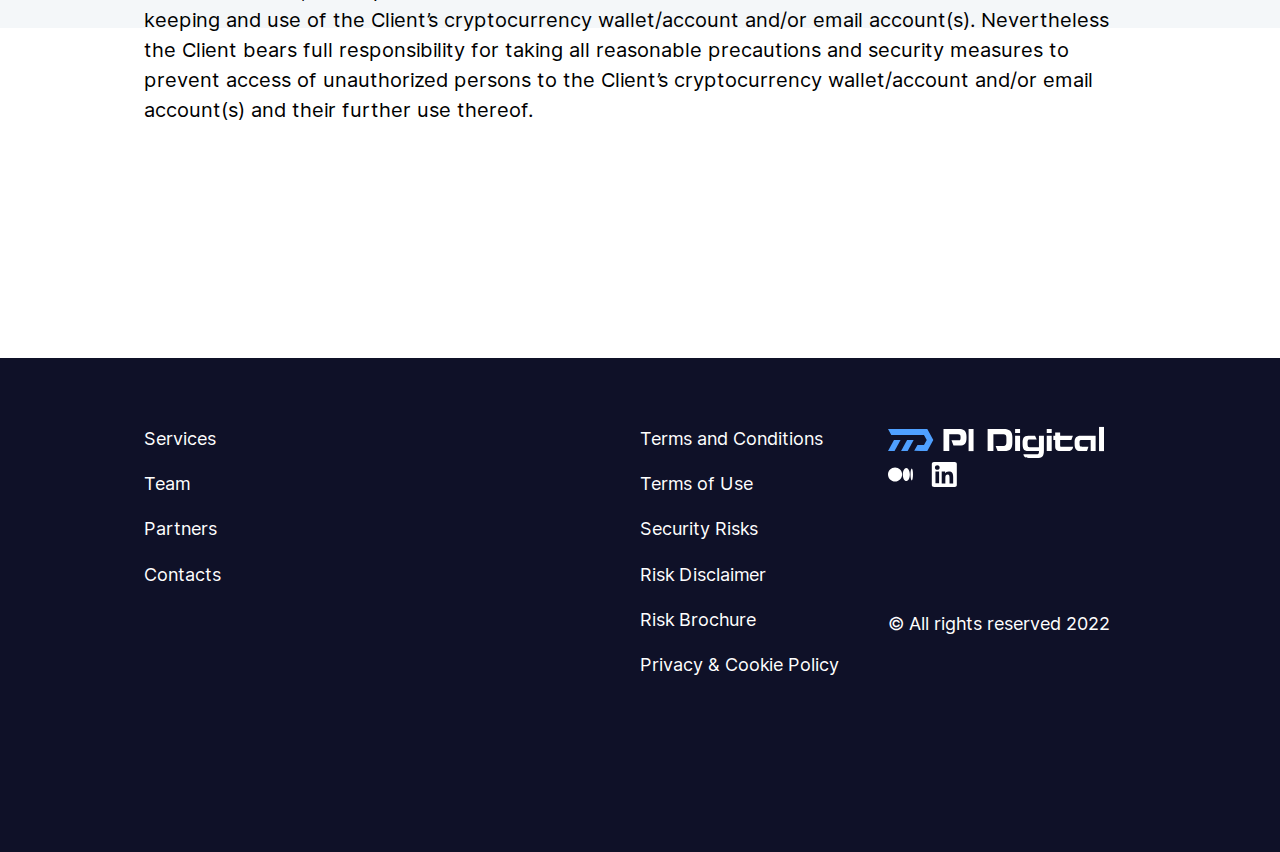
<file: security.html>
<!DOCTYPE html>
<html lang="en">
<head>
  <meta charset="UTF-8">
  <meta name="viewport" content="width=device-width, initial-scale=1.0">
  <title>Security risks</title>
  <!-- Google tag (gtag.js) -->
  <script async src="https://www.googletagmanager.com/gtag/js?id=G-7Y7E54GQW6"></script>
  <script>
    window.dataLayer = window.dataLayer || [];
    function gtag(){dataLayer.push(arguments);}
    gtag('js', new Date());

    gtag('config', 'G-7Y7E54GQW6');
  </script>
  <!-- Open Graph meta tags -->
  <meta property="og:title" content="Security risks">
  <meta property="og:description" content="PI Digital AG | Digital Assets Prime Brokerage">
  <meta property="og:image" content="./public/images/full_hd-2.png">
  <meta property="og:image:width" content="800">
  <meta property="og:image:height" content="600">
  <meta property="og:url" content="https://pidigital.swiss/security.html">
  <meta property="og:type" content="website">
  <link rel="shortcut icon" href="./public/images/favicon.ico" type="image/x-icon">
  <link rel="stylesheet" href="./public/styles/style1.css">
  <link rel="stylesheet" href="./public/styles/style2.css">
  <link rel="stylesheet" href="./public/styles/style3.css">
  <link rel="stylesheet" href="./public/styles/footer_mobile_gap.css">
  <link rel="stylesheet" href="./public/styles/mobile.css">
  <link rel="stylesheet" href="./public/styles/tablet576.css">
  <link rel="stylesheet" href="./public/styles/tablet768.css">
  <link rel="stylesheet" href="./public/styles/tablet992.css">
  <link rel="stylesheet" href="./public/styles/tablet1320.css">
</head>
<body>
  <div class="wrap_site_security">
    <div class="wrap_header_privacy" id='moveHeader'>
      <div class="wrap_mobile_menu" id='mobile_m'>
         <div class="mobile_menu">
               <a href='index.html' class="each_mobile">Services</a>
               <a href='index.html' class="each_mobile">Team</a>
               <a href='index.html' class="each_mobile">Partners</a>
               <a href='index.html' class="each_mobile">Contacts</a>
               <p class="wrap_black_links">
                 <a href="#"><img src="./public/images/bi_medium — копия.svg" alt="" class="each_mob_img"></a>
                 <a href="#" class="fb1"><img src="./public/images/brandico_facebook-rect — копия.svg" alt="" class="each_mob_img"></a>
                 <a href="#"><img src="./public/images/Group-3.svg" alt="" class="each_mob_img"></a>
               </p>
         </div>
      </div>
      <div class="header">
         <p id='scroll_to'>
          <a href="index.html"><img src="./public/images/Logo.svg" alt="" id='logo11'></a>
           <img src="./public/images/Logo — копия 2.svg" alt="" id='logo22'>
         </p>
         <a href='index.html' class="each_head">Services</a>
         <a href='index.html' class="each_head" id='team1'>Team</a>
         <a href='index.html' class="each_head" id="partners1">Partners</a>
         <a href='index.html' class="each_head">Contacts</a>
         <div id="burger_menu">
           <p class="each_burger" id='first_b'></p>
           <p class="each_burger" id='second_b'></p>
         </div>
      </div>
    </div>

    <div class="wrap_privacy_content">
      <div class="privacy_content">
        <p class="title_priv">Security Risks</p>
        <p class="title_priv">Client’s cryptocurrency wallet/account and email account(s) safety.</p>
        <p class="each_p">The Client must take all reasonable steps to keep Client’s cryptocurrency wallet/account, password
          and any other security features safe at all times and never disclose them to anyone.
        </p>
        <p class="each_p">The Client must take all reasonable care to ensure that the Client’s email account(s) are secure and
          only accessed by the Client, as the Client’s email address may be used to receive security codes,
          which is used for funds withdrawal from the Client’s cryptocurrency wallet/account, to reset passwords
          or to communicate with the Client about the security of your cryptocurrency wallet/account. In case
          any of the Client’s email addresses registered with PI Digital become compromised, The Client should
          without undue delay after becoming aware of this event, contact PI Digital and also contact the
          Client’s email service provider.
        </p>
        <p class="each_p">Our personnel will never ask you to provide your email password and any other email security
          features (e.g., OTP, 2FA etc.) to us or to a third party. The Client must manage and use his/her email
          privately and confidentially without granting any access to anyone, including by means of
          remote-control services (VPN, the same device usage, TeamViewer, etc.).
        </p>
        <p class="each_p">Any message the Client receives or website visits that asks for the Client’s password or other security
          features should be reported to PI Digital. If the Client is in doubt whether a website is genuine, the
          Client should contact PI Digital. It is advisable to the Client to change password regularly, i.e., at least
          every three months, in order to reduce the risk of a security breach in relation to the Client’s
          cryptocurrency wallet/account. PI Digital also advises the Client not to choose a password that is
          easily guessed from information someone might know or gather about the Client or a password that
          has a meaning.
        </p>
        <p class="each_p">Irrespective of whether the Client is using a public, a shared or his/her own computer to access his/her
          email and/or cryptocurrency wallet/account, the Client must always ensure his/her login details are not
          stored by the browser or cached or otherwise recorded. The Client should never use any functionality
          that allows login details or passwords to be stored by the computer he/she is using.
        </p>
        <p class="each_p">The Client must comply with the security procedures PI Digital informs the Client about from time to
          time.
        </p>
        <p class="each_p">The Client, not PI Digital, is responsible for maintaining adequate security and control of any and all
          IDs, passwords, or any other details that the Client uses to access his/her wallet/account and the
          services. The Client is solely responsible for unauthorized access to and/or unauthorized use of the
          Client’s wallet/account and/or email, as well as loss, theft, misappropriation and/or exposure to
          abuse.The Client shall be exclusively liable for all losses and expenses (fully and totally, without any
          limits, limitations and exclusions) relating to any unauthorized use of the Client’s cryptocurrency
          wallet/account and/or email account(s), as well as in case(s) where the Client acts fraudulently and/or
          fails to fulfill one or more of its obligations relating to correct and safe usage and safe keeping of the
          Client’s cryptocurrency wallet/account and/or email account(s).
        </p>
        <p class="each_p">Considering that technologies develop speedily and constantly, and it is impossible now to foresee all
          possible future ways of obtaining illegal access to the Client’s cryptocurrency wallet/account and/or
          email account(s), it is impossible to list all measures that the Client shall take or avoid to ensure safe
          keeping and use of the Client’s cryptocurrency wallet/account and/or email account(s). Nevertheless
          the Client bears full responsibility for taking all reasonable precautions and security measures to
          prevent access of unauthorized persons to the Client’s cryptocurrency wallet/account and/or email
          account(s) and their further use thereof.
        </p>
      </div>
    </div>

    <div class="wrap_footer security_footer">
      <div class="mfooter__header">
        <img src="./public/images/Logo — копия.svg" alt="" id='foot_logo'>
      </div>

      <div class="footer">
        <div class="footer__common">
          <img src="./public/images/Logo — копия.svg" alt="" id='foot_logo'>

          <div class="footer--social-links footer--social-links_footer__common">
            <a href="https://medium.com/@pidigital.swiss" class="socials first_link">
              <img src="./public/images/bi_medium.svg" alt="" class="foot_link">
            </a>
            <a href="#" class="socials second_link fb_link">
              <img src="./public/images/brandico_facebook-rect.svg" alt="" class="foot_link">
            </a>
            <a href="https://www.linkedin.com/company/pidigitalag/" class="socials third_link">
              <img src="./public/images/linkedin.svg" alt="" id='in' class="foot_link">
            </a>
          </div>

          <p class="reserved reserved_footer__common">© All rights reserved 2022</p>
        </div>

        <div class="footer__docs">
          <a href="https://pidigital.swiss/conditions.html" target="_blank" title="" class="foot_links">Terms and Conditions</a>
          <a href="https://pidigital.swiss/use.html" target="_blank" title="" class="foot_links">Terms of Use</a>
          <a href="https://pidigital.swiss/security.html" target="_blank" title="" class="foot_links">Security Risks</a>
          <a href="https://pidigital.swiss/disclaimer.html" target="_blank" title="" class="foot_links">Risk Disclaimer</a>
          <a href="https://pidigital.swiss/brochure.html" target="_blank" title="" class="foot_links">Risk Brochure</a>
          <a href="https://pidigital.swiss/privacy.html" target="_blank" title="" class="foot_links">Privacy & Cookie Policy</a>
        </div>

        <div class="footer__info">
          <a href="https://pidigital.swiss" class="foot_links">Services</a>
          <a href="https://pidigital.swiss" class="foot_links">Team</a>
          <a href="https://pidigital.swiss" class="foot_links">Partners</a>
          <a href="https://pidigital.swiss" class="foot_links">Contacts</a>
        </div>
      </div>

      <div class="mfooter__footer">
        <p class="reserved reserved_footer__common mfooter--reserved_footer__common">© All rights reserved 2023</p>

        <div class="footer--social-links mfooter--social-links_footer__common">
          <a href="https://medium.com/@pidigital.swiss" class="socials first_link">
            <img src="./public/images/bi_medium.svg" alt="" class="foot_link">
          </a>
          <a href="#" class="socials second_link fb_link">
            <img src="./public/images/brandico_facebook-rect.svg" alt="" class="foot_link">
          </a>
          <a href="https://www.linkedin.com/company/pidigitalag/" class="socials third_link">
            <img src="./public/images/linkedin.svg" alt="" id='in' class="foot_link">
          </a>
        </div>
      </div>
    </div>

  </div>
</body>
</html>
</file>
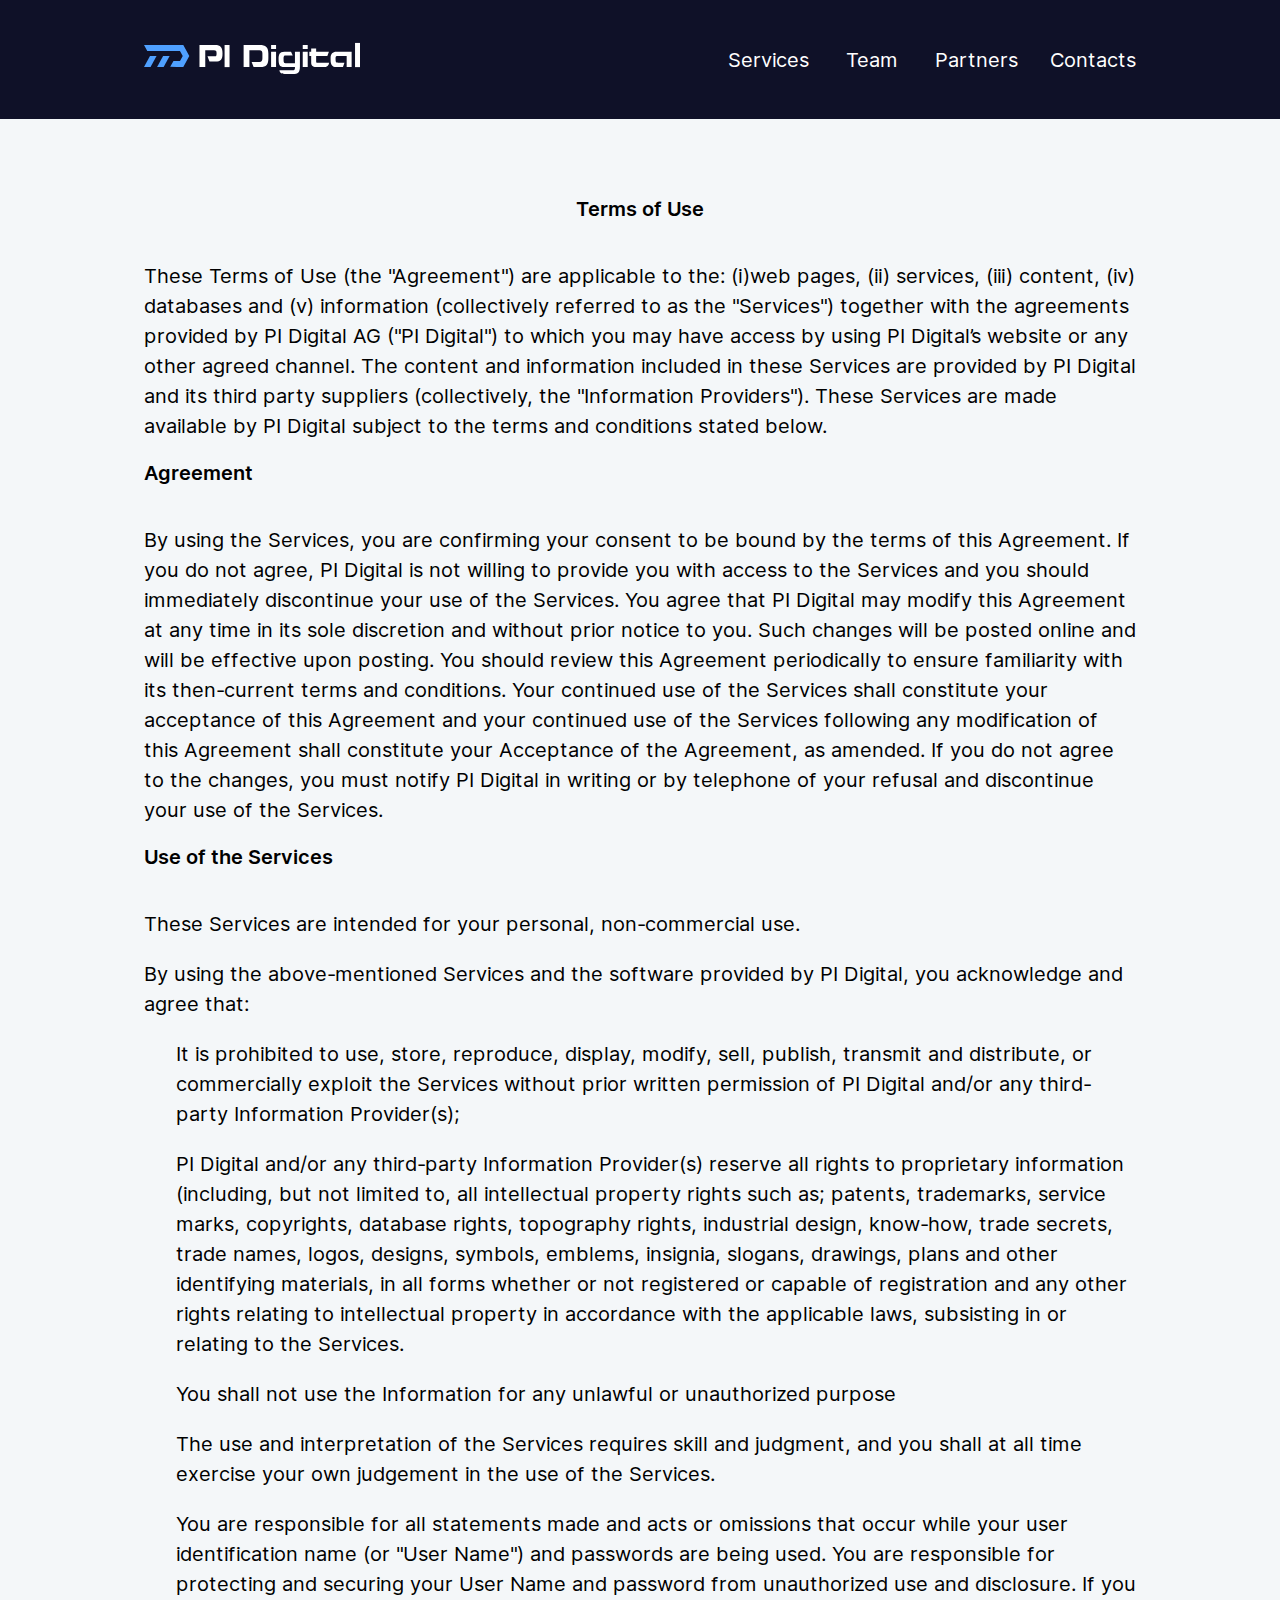
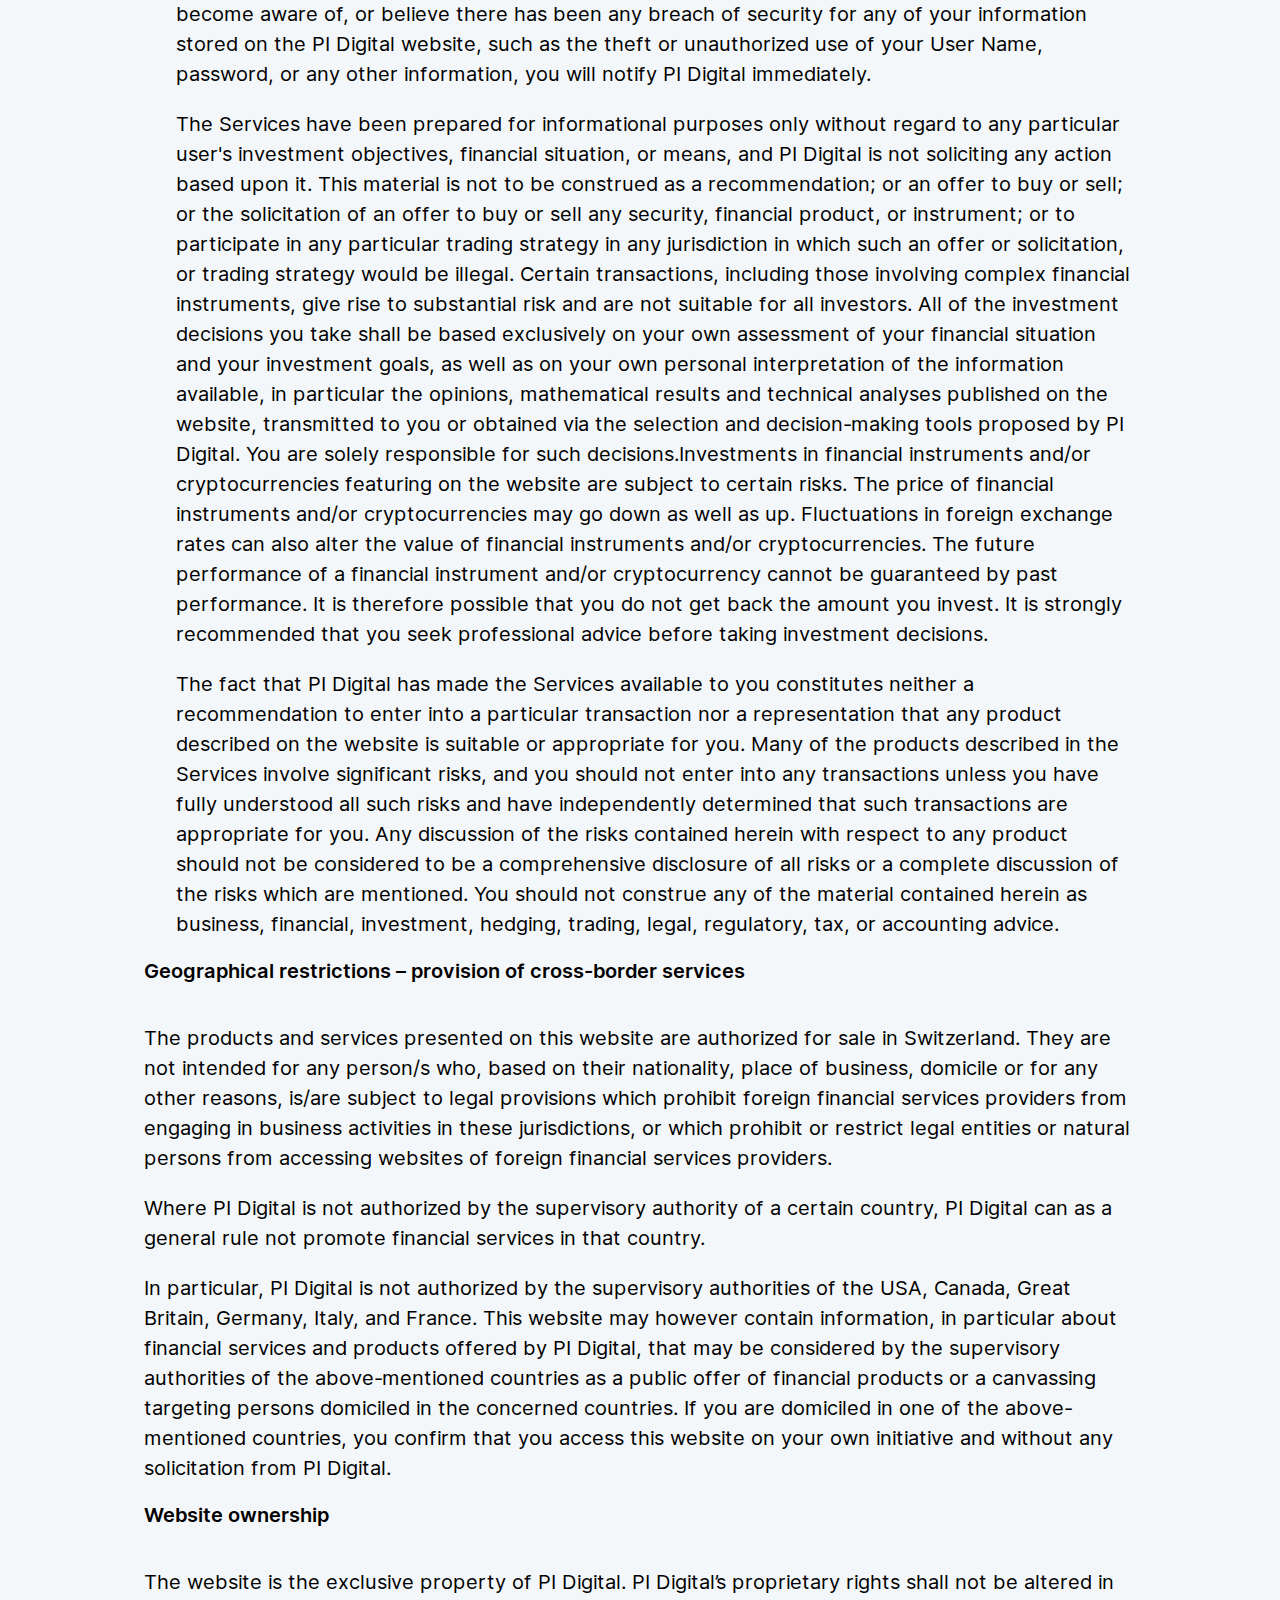
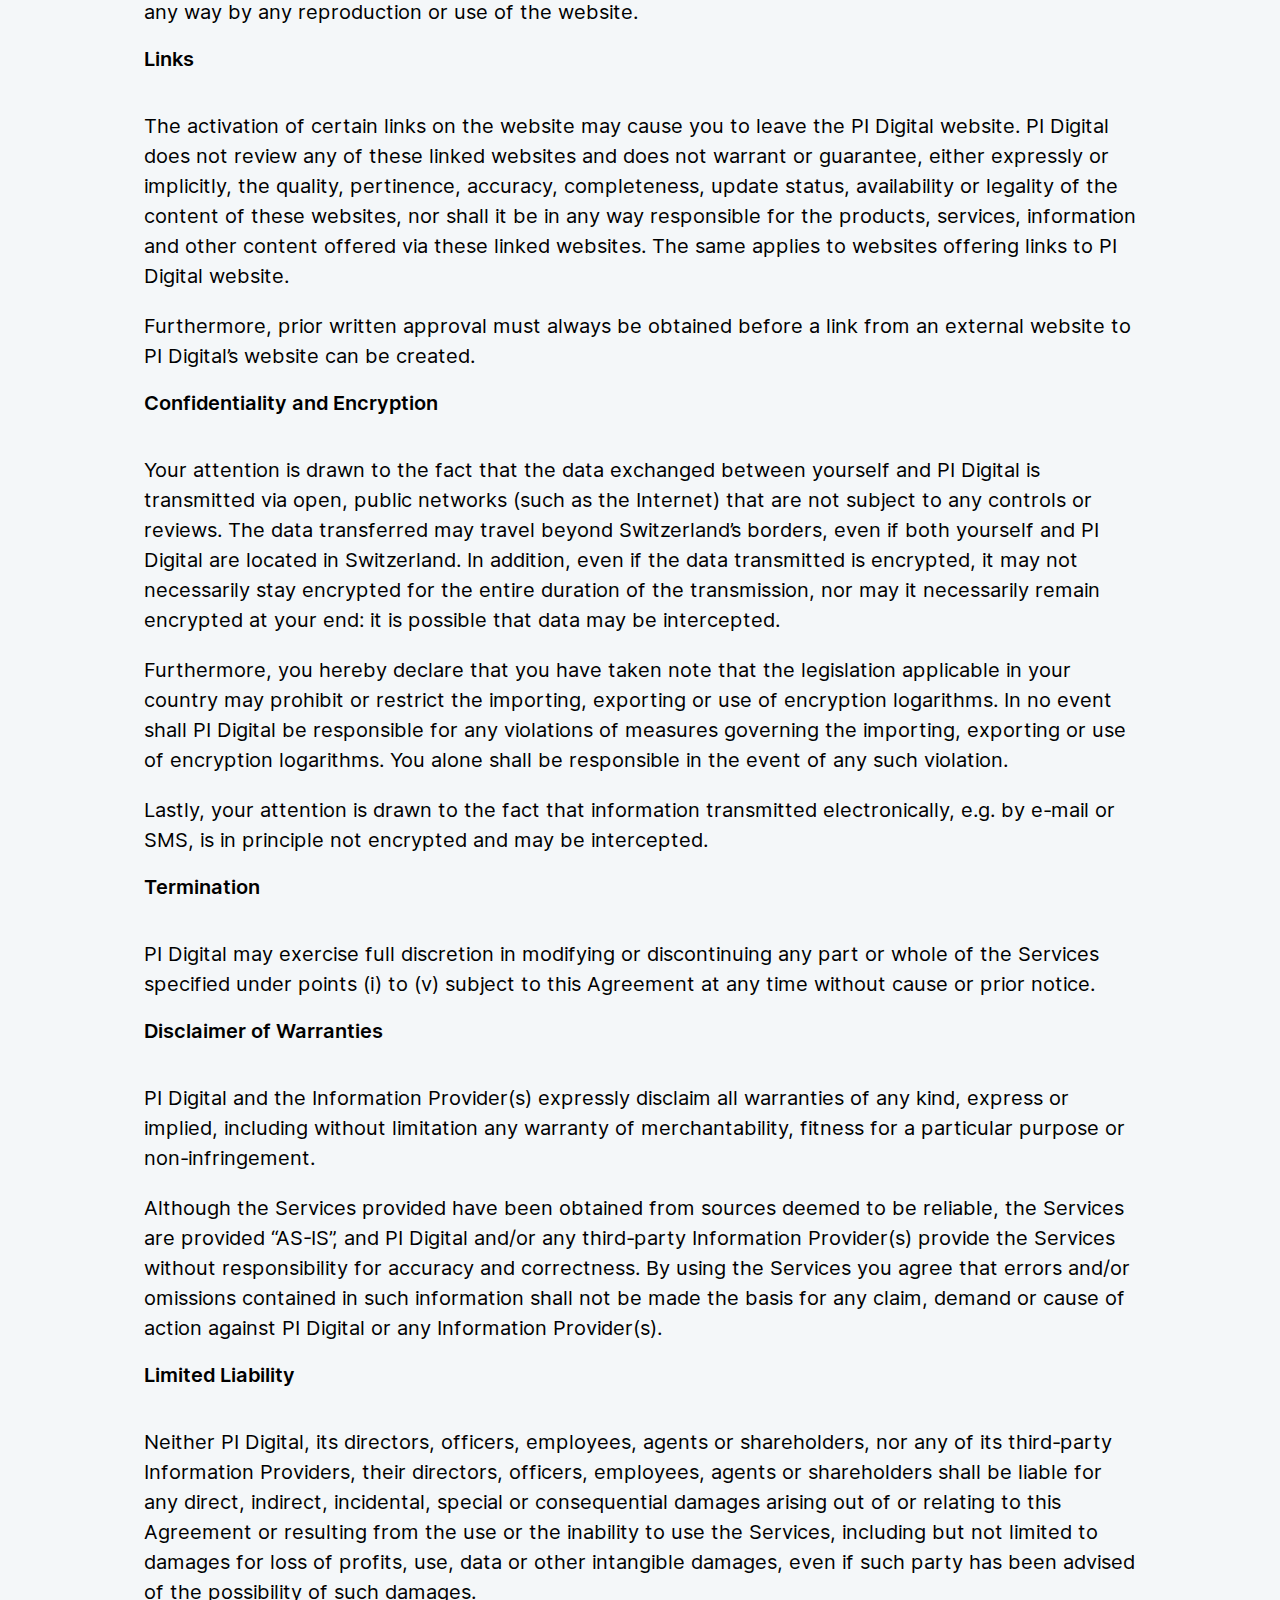
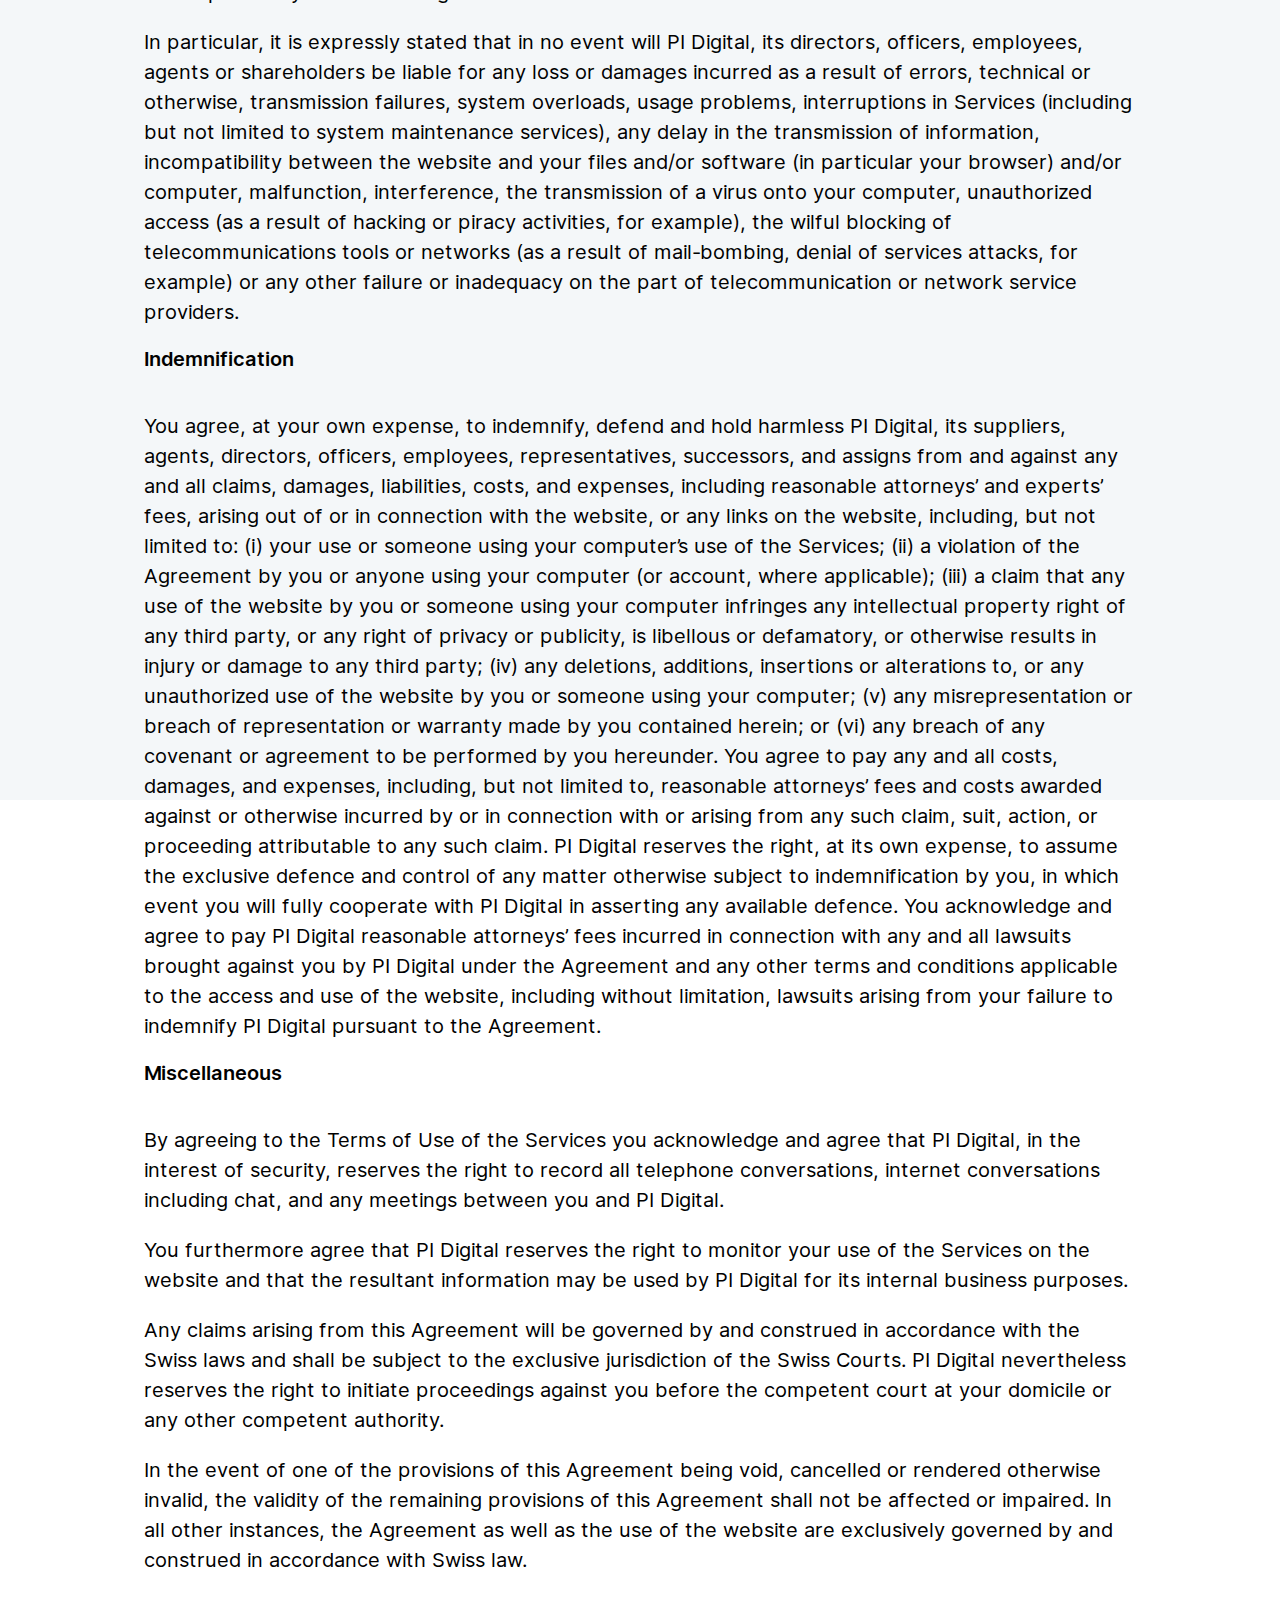
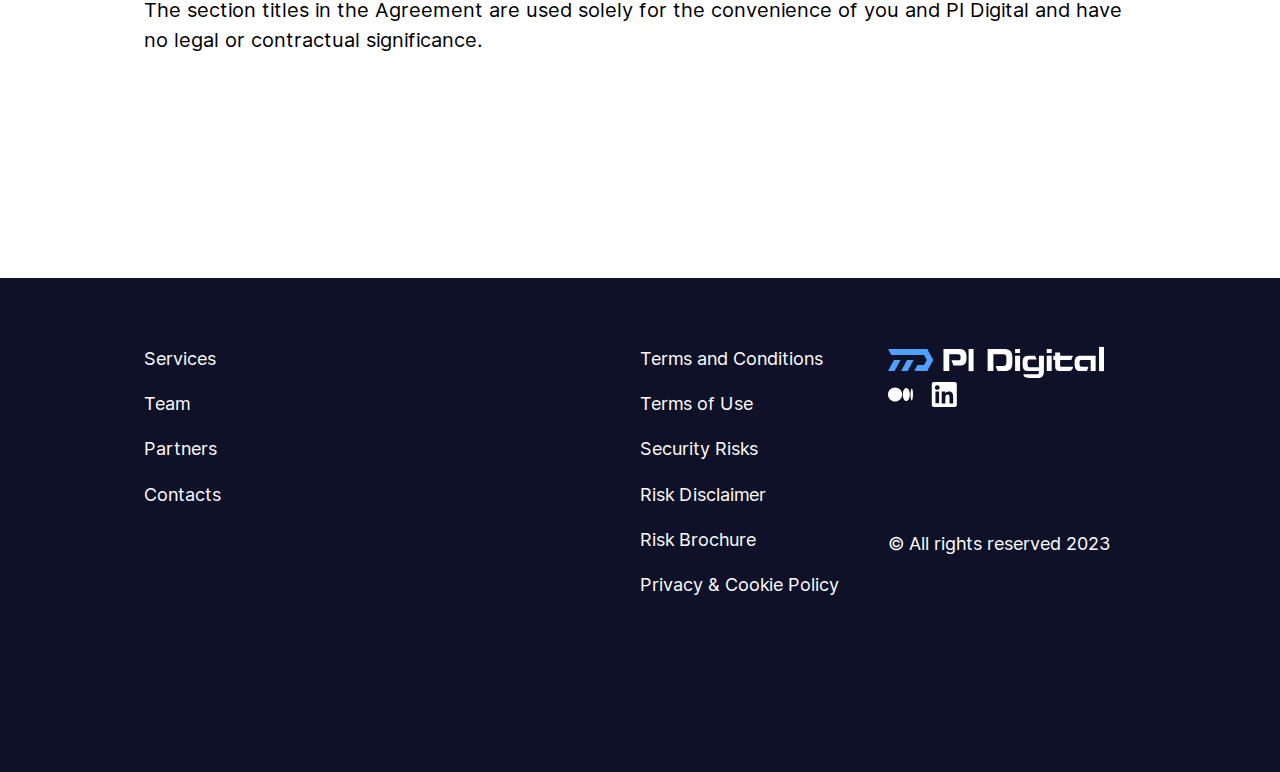
<file: use.html>
<!DOCTYPE html>
<html lang="en">
<head>
  <meta charset="UTF-8">
  <meta name="viewport" content="width=device-width, initial-scale=1.0">
  <title>Terms of use</title>
  <!-- Google tag (gtag.js) -->
  <script async src="https://www.googletagmanager.com/gtag/js?id=G-7Y7E54GQW6"></script>
  <script>
    window.dataLayer = window.dataLayer || [];
    function gtag(){dataLayer.push(arguments);}
    gtag('js', new Date());

    gtag('config', 'G-7Y7E54GQW6');
  </script>
  <!-- Open Graph meta tags -->
  <meta property="og:title" content="Terms of use">
  <meta property="og:description" content="PI Digital AG | Digital Assets Prime Brokerage">
  <meta property="og:image" content="./public/images/full_hd-2.png">
  <meta property="og:image:width" content="800">
  <meta property="og:image:height" content="600">
  <meta property="og:url" content="https://pidigital.swiss/use.html">
  <meta property="og:type" content="website">
  <link rel="shortcut icon" href="./public/images/favicon.ico" type="image/x-icon">
  <link rel="stylesheet" href="./public/styles/style1.css">
  <link rel="stylesheet" href="./public/styles/style2.css">
  <link rel="stylesheet" href="./public/styles/style3.css">
  <link rel="stylesheet" href="./public/styles/footer_mobile_gap.css">
  <link rel="stylesheet" href="./public/styles/mobile.css">
  <link rel="stylesheet" href="./public/styles/tablet576.css">
  <link rel="stylesheet" href="./public/styles/tablet768.css">
  <link rel="stylesheet" href="./public/styles/tablet992.css">
  <link rel="stylesheet" href="./public/styles/tablet1320.css">
</head>
<body>
  <div class="wrap_site_use">
    <div class="wrap_header_privacy" id='moveHeader'>
      <div class="wrap_mobile_menu" id='mobile_m'>
         <div class="mobile_menu">
               <a href='index.html' class="each_mobile">Services</a>
               <a href='index.html' class="each_mobile">Team</a>
               <a href='index.html' class="each_mobile">Partners</a>
               <a href='index.html' class="each_mobile">Contacts</a>
               <p class="wrap_black_links">
                 <a href="#"><img src="./public/images/bi_medium — копия.svg" alt="" class="each_mob_img"></a>
                 <a href="#" class="fb1"><img src="./public/images/brandico_facebook-rect — копия.svg" alt="" class="each_mob_img"></a>
                 <a href="#"><img src="./public/images/Group-3.svg" alt="" class="each_mob_img"></a>
               </p>
         </div>
      </div>
      <div class="header">
         <p id='scroll_to'>
          <a href="index.html"><img src="./public/images/Logo.svg" alt="" id='logo11'></a>
           <img src="./public/images/Logo — копия 2.svg" alt="" id='logo22'>
         </p>
         <a href='index.html' class="each_head">Services</a>
         <a href='index.html' class="each_head" id='team1'>Team</a>
         <a href='index.html' class="each_head" id="partners1">Partners</a>
         <a href='index.html' class="each_head">Contacts</a>
         <div id="burger_menu">
           <p class="each_burger" id='first_b'></p>
           <p class="each_burger" id='second_b'></p>
         </div>
      </div>
    </div>

    <div class="wrap_privacy_content">
      <div class="privacy_content">
        <p class="title_priv tit_centr">Terms of Use</p>
        <p class="each_p">These Terms of Use (the "Agreement") are applicable to the: (i)web pages, (ii) services, (iii) content,
          (iv) databases and (v) information (collectively referred to as the "Services") together with the
          agreements provided by PI Digital AG ("PI Digital") to which you may have access by using PI
          Digital’s website or any other agreed channel. The content and information included in these Services
          are provided by PI Digital and its third party suppliers (collectively, the "Information Providers"). These
          Services are made available by PI Digital subject to the terms and conditions stated below.
        </p>
        <p class="title_priv">Agreement</p>
        <p class="each_p">By using the Services, you are confirming your consent to be bound by the terms of this Agreement. If
          you do not agree, PI Digital is not willing to provide you with access to the Services and you should
          immediately discontinue your use of the Services. You agree that PI Digital may modify this
          Agreement at any time in its sole discretion and without prior notice to you. Such changes will be
          posted online and will be effective upon posting. You should review this Agreement periodically to
          ensure familiarity with its then-current terms and conditions. Your continued use of the Services shall
          constitute your acceptance of this Agreement and your continued use of the Services following any
          modification of this Agreement shall constitute your Acceptance of the Agreement, as amended. If you
          do not agree to the changes, you must notify PI Digital in writing or by telephone of your refusal and
          discontinue your use of the Services.
        </p>
        <p class="title_priv">Use of the Services</p>
        <p class="each_p">These Services are intended for your personal, non-commercial use.</p>
        <p class="each_p">By using the above-mentioned Services and the software provided by PI Digital, you acknowledge
          and agree that:
        </p>
        <p class="each_p char">It is prohibited to use, store, reproduce, display, modify, sell, publish, transmit and distribute,
          or commercially exploit the Services without prior written permission of PI Digital and/or any
          third-party Information Provider(s);
        </p>
        <p class="each_p char">PI Digital and/or any third-party Information Provider(s) reserve all rights to proprietary
          information (including, but not limited to, all intellectual property rights such as; patents,
          trademarks, service marks, copyrights, database rights, topography rights, industrial design,
          know-how, trade secrets, trade names, logos, designs, symbols, emblems, insignia, slogans,
          drawings, plans and other identifying materials, in all forms whether or not registered or
          capable of registration and any other rights relating to intellectual property in accordance with
          the applicable laws, subsisting in or relating to the Services.
        </p>
        <p class="each_p char">
          You shall not use the Information for any unlawful or unauthorized purpose
        </p>
        <p class="each_p char">The use and interpretation of the Services requires skill and judgment, and you shall at all
          time exercise your own judgement in the use of the Services.
        </p>
        <p class="each_p char">You are responsible for all statements made and acts or omissions that occur while your user
          identification name (or "User Name") and passwords are being used. You are responsible for
          protecting and securing your User Name and password from unauthorized use and
          disclosure. If you become aware of, or believe there has been any breach of security for any
          of your information stored on the PI Digital website, such as the theft or unauthorized use of
          your User Name, password, or any other information, you will notify PI Digital immediately.
        </p>
        <p class="each_p char">The Services have been prepared for informational purposes only without regard to any
          particular user's investment objectives, financial situation, or means, and PI Digital is not
          soliciting any action based upon it. This material is not to be construed as a recommendation;
          or an offer to buy or sell; or the solicitation of an offer to buy or sell any security, financial
          product, or instrument; or to participate in any particular trading strategy in any jurisdiction in
          which such an offer or solicitation, or trading strategy would be illegal. Certain transactions,
          including those involving complex financial instruments, give rise to substantial risk and are
          not suitable for all investors. All of the investment decisions you take shall be based
          exclusively on your own assessment of your financial situation and your investment goals, as
          well as on your own personal interpretation of the information available, in particular the
          opinions, mathematical results and technical analyses published on the website, transmitted
          to you or obtained via the selection and decision-making tools proposed by PI Digital. You are
          solely responsible for such decisions.Investments in financial instruments and/or
          cryptocurrencies featuring on the website are subject to certain risks. The price of financial
          instruments and/or cryptocurrencies may go down as well as up. Fluctuations in foreign
          exchange rates can also alter the value of financial instruments and/or cryptocurrencies. The
          future performance of a financial instrument and/or cryptocurrency cannot be guaranteed by
          past performance. It is therefore possible that you do not get back the amount you invest. It is
          strongly recommended that you seek professional advice before taking investment decisions.
        </p>
        <p class="each_p char">The fact that PI Digital has made the Services available to you constitutes neither a
          recommendation to enter into a particular transaction nor a representation that any product
          described on the website is suitable or appropriate for you. Many of the products described in
          the Services involve significant risks, and you should not enter into any transactions unless
          you have fully understood all such risks and have independently determined that such
          transactions are appropriate for you. Any discussion of the risks contained herein with respect
          to any product should not be considered to be a comprehensive disclosure of all risks or a
          complete discussion of the risks which are mentioned. You should not construe any of the
          material contained herein as business, financial, investment, hedging, trading, legal,
          regulatory, tax, or accounting advice.
        </p>
        <p class="title_priv">Geographical restrictions – provision of cross-border services</p>
        <p class="each_p">The products and services presented on this website are authorized for sale in Switzerland. They are
          not intended for any person/s who, based on their nationality, place of business, domicile or for any
          other reasons, is/are subject to legal provisions which prohibit foreign financial services providers from
          engaging in business activities in these jurisdictions, or which prohibit or restrict legal entities or
          natural persons from accessing websites of foreign financial services providers.
        </p>
        <p class="each_p">Where PI Digital is not authorized by the supervisory authority of a certain country, PI Digital can as a
          general rule not promote financial services in that country.
        </p>
        <p class="each_p">In particular, PI Digital is not authorized by the supervisory authorities of the USA, Canada, Great
          Britain, Germany, Italy, and France. This website may however contain information, in particular about
          financial services and products offered by PI Digital, that may be considered by the supervisory
          authorities of the above-mentioned countries as a public offer of financial products or a canvassing
          targeting persons domiciled in the concerned countries. If you are domiciled in one of the
          above-mentioned countries, you confirm that you access this website on your own initiative and
          without any solicitation from PI Digital.
        </p>
        <p class="title_priv">Website ownership</p>
        <p class="each_p">The website is the exclusive property of PI Digital. PI Digital’s proprietary rights shall not be altered in
          any way by any reproduction or use of the website.
        </p>
        <p class="title_priv">Links</p>
        <p class="each_p">The activation of certain links on the website may cause you to leave the PI Digital website. PI Digital
          does not review any of these linked websites and does not warrant or guarantee, either expressly or
          implicitly, the quality, pertinence, accuracy, completeness, update status, availability or legality of the
          content of these websites, nor shall it be in any way responsible for the products, services, information
          and other content offered via these linked websites. The same applies to websites offering links to PI
          Digital website.
        </p>
        <p class="each_p">Furthermore, prior written approval must always be obtained before a link from an external website to
          PI Digital’s website can be created.
        </p>
        <p class="title_priv">Confidentiality and Encryption</p>
        <p class="each_p">Your attention is drawn to the fact that the data exchanged between yourself and PI Digital is
          transmitted via open, public networks (such as the Internet) that are not subject to any controls or
          reviews. The data transferred may travel beyond Switzerland’s borders, even if both yourself and PI
          Digital are located in Switzerland. In addition, even if the data transmitted is encrypted, it may not
          necessarily stay encrypted for the entire duration of the transmission, nor may it necessarily remain
          encrypted at your end: it is possible that data may be intercepted.
        </p>
        <p class="each_p">Furthermore, you hereby declare that you have taken note that the legislation applicable in your
          country may prohibit or restrict the importing, exporting or use of encryption logarithms. In no event
          shall PI Digital be responsible for any violations of measures governing the importing, exporting or use
          of encryption logarithms. You alone shall be responsible in the event of any such violation.
        </p>
        <p class="each_p">Lastly, your attention is drawn to the fact that information transmitted electronically, e.g. by e-mail or
          SMS, is in principle not encrypted and may be intercepted.
        </p>
        <p class="title_priv">Termination</p>
        <p class="each_p">PI Digital may exercise full discretion in modifying or discontinuing any part or whole of the Services
          specified under points (i) to (v) subject to this Agreement at any time without cause or prior notice.
        </p>
        <p class="title_priv">Disclaimer of Warranties</p>
        <p class="each_p">PI Digital and the Information Provider(s) expressly disclaim all warranties of any kind, express or
          implied, including without limitation any warranty of merchantability, fitness for a particular purpose or
          non-infringement.
        </p>
        <p class="each_p">Although the Services provided have been obtained from sources deemed to be reliable, the Services
          are provided “AS-IS”, and PI Digital and/or any third-party Information Provider(s) provide the
          Services without responsibility for accuracy and correctness. By using the Services you agree that
          errors and/or omissions contained in such information shall not be made the basis for any claim,
          demand or cause of action against PI Digital or any Information Provider(s).
        </p>
        <p class="title_priv">Limited Liability</p>
        <p class="each_p">Neither PI Digital, its directors, officers, employees, agents or shareholders, nor any of its third-party
          Information Providers, their directors, officers, employees, agents or shareholders shall be liable for
          any direct, indirect, incidental, special or consequential damages arising out of or relating to this
          Agreement or resulting from the use or the inability to use the Services, including but not limited to
          damages for loss of profits, use, data or other intangible damages, even if such party has been
          advised of the possibility of such damages.
        </p>
        <p class="each_p">In particular, it is expressly stated that in no event will PI Digital, its directors, officers, employees,
          agents or shareholders be liable for any loss or damages incurred as a result of errors, technical or
          otherwise, transmission failures, system overloads, usage problems, interruptions in Services
          (including but not limited to system maintenance services), any delay in the transmission of
          information, incompatibility between the website and your files and/or software (in particular your
          browser) and/or computer, malfunction, interference, the transmission of a virus onto your computer,
          unauthorized access (as a result of hacking or piracy activities, for example), the wilful blocking of
          telecommunications tools or networks (as a result of mail-bombing, denial of services attacks, for
          example) or any other failure or inadequacy on the part of telecommunication or network service
          providers.
        </p>
        <p class="title_priv">Indemnification</p>
        <p class="each_p">You agree, at your own expense, to indemnify, defend and hold harmless PI Digital, its suppliers,
          agents, directors, officers, employees, representatives, successors, and assigns from and against any
          and all claims, damages, liabilities, costs, and expenses, including reasonable attorneys’ and experts’
          fees, arising out of or in connection with the website, or any links on the website, including, but not
          limited to: (i) your use or someone using your computer’s use of the Services; (ii) a violation of the
          Agreement by you or anyone using your computer (or account, where applicable); (iii) a claim that any
          use of the website by you or someone using your computer infringes any intellectual property right of
          any third party, or any right of privacy or publicity, is libellous or defamatory, or otherwise results in
          injury or damage to any third party; (iv) any deletions, additions, insertions or alterations to, or any
          unauthorized use of the website by you or someone using your computer; (v) any misrepresentation
          or breach of representation or warranty made by you contained herein; or (vi) any breach of any
          covenant or agreement to be performed by you hereunder. You agree to pay any and all costs,
          damages, and expenses, including, but not limited to, reasonable attorneys’ fees and costs awarded
          against or otherwise incurred by or in connection with or arising from any such claim, suit, action, or
          proceeding attributable to any such claim. PI Digital reserves the right, at its own expense, to assume
          the exclusive defence and control of any matter otherwise subject to indemnification by you, in which
          event you will fully cooperate with PI Digital in asserting any available defence. You acknowledge and
          agree to pay PI Digital reasonable attorneys’ fees incurred in connection with any and all lawsuits
          brought against you by PI Digital under the Agreement and any other terms and conditions applicable
          to the access and use of the website, including without limitation, lawsuits arising from your failure to
          indemnify PI Digital pursuant to the Agreement.
        </p>
        <p class="title_priv">Miscellaneous</p>
        <p class="each_p">By agreeing to the Terms of Use of the Services you acknowledge and agree that PI Digital, in the
          interest of security, reserves the right to record all telephone conversations, internet conversations
          including chat, and any meetings between you and PI Digital.
        </p>
        <p class="each_p">You furthermore agree that PI Digital reserves the right to monitor your use of the Services on the
          website and that the resultant information may be used by PI Digital for its internal business purposes.
        </p>
        <p class="each_p">Any claims arising from this Agreement will be governed by and construed in accordance with the
          Swiss laws and shall be subject to the exclusive jurisdiction of the Swiss Courts. PI Digital
          nevertheless reserves the right to initiate proceedings against you before the competent court at your
          domicile or any other competent authority.
        </p>
        <p class="each_p">In the event of one of the provisions of this Agreement being void, cancelled or rendered otherwise
          invalid, the validity of the remaining provisions of this Agreement shall not be affected or impaired. In
          all other instances, the Agreement as well as the use of the website are exclusively governed by and
          construed in accordance with Swiss law.
        </p>
        <p class="each_p">The section titles in the Agreement are used solely for the convenience of you and PI Digital and have
          no legal or contractual significance.
        </p>
      </div>
    </div>

    <div class="wrap_footer use_footer">
      <div class="mfooter__header">
        <img src="./public/images/Logo — копия.svg" alt="" id='foot_logo'>
      </div>

      <div class="footer">
        <div class="footer__common">
          <img src="./public/images/Logo — копия.svg" alt="" id='foot_logo'>

          <div class="footer--social-links footer--social-links_footer__common">
            <a href="https://medium.com/@pidigital.swiss" class="socials first_link">
              <img src="./public/images/bi_medium.svg" alt="" class="foot_link">
            </a>
            <a href="#" class="socials second_link fb_link">
              <img src="./public/images/brandico_facebook-rect.svg" alt="" class="foot_link">
            </a>
            <a href="https://www.linkedin.com/company/pidigitalag/" class="socials third_link">
              <img src="./public/images/linkedin.svg" alt="" id='in' class="foot_link">
            </a>
          </div>

          <p class="reserved reserved_footer__common">© All rights reserved 2023</p>
        </div>

        <div class="footer__docs">
          <a href="https://pidigital.swiss/conditions.html" target="_blank" title="" class="foot_links">Terms and Conditions</a>
          <a href="https://pidigital.swiss/use.html" target="_blank" title="" class="foot_links">Terms of Use</a>
          <a href="https://pidigital.swiss/security.html" target="_blank" title="" class="foot_links">Security Risks</a>
          <a href="https://pidigital.swiss/disclaimer.html" target="_blank" title="" class="foot_links">Risk Disclaimer</a>
          <a href="https://pidigital.swiss/brochure.html" target="_blank" title="" class="foot_links">Risk Brochure</a>
          <a href="https://pidigital.swiss/privacy.html" target="_blank" title="" class="foot_links">Privacy & Cookie Policy</a>
        </div>

        <div class="footer__info">
          <a href="https://pidigital.swiss" class="foot_links">Services</a>
          <a href="https://pidigital.swiss" class="foot_links">Team</a>
          <a href="https://pidigital.swiss" class="foot_links">Partners</a>
          <a href="https://pidigital.swiss" class="foot_links">Contacts</a>
        </div>
      </div>

      <div class="mfooter__footer">
        <p class="reserved reserved_footer__common mfooter--reserved_footer__common">© All rights reserved 2023</p>

        <div class="footer--social-links mfooter--social-links_footer__common">
          <a href="https://medium.com/@pidigital.swiss" class="socials first_link">
            <img src="./public/images/bi_medium.svg" alt="" class="foot_link">
          </a>
          <a href="#" class="socials second_link fb_link">
            <img src="./public/images/brandico_facebook-rect.svg" alt="" class="foot_link">
          </a>
          <a href="https://www.linkedin.com/company/pidigitalag/" class="socials third_link">
            <img src="./public/images/linkedin.svg" alt="" id='in' class="foot_link">
          </a>
        </div>
      </div>
    </div>

  </div>
</body>
</html>
</file>
<file: public/styles/style1.css>
@font-face {
  font-family: 'Inter-LightBETA';
  src: url('../fonts/Inter-LightBETA.eot');
  src: url('../fonts/Inter-LightBETA.eot?#iefix') format('embedded-opentype'),
      url('../fonts/Inter-LightBETA.woff') format('woff'),
      url('../fonts/Inter-LightBETA.ttf') format('truetype');
  font-weight: normal;
  font-style: normal;
}
@font-face {
  font-family: 'Inter-Regular';
  src: url('../fonts/Inter-Regular.eot');
  src: url('../fonts/Inter-Regular.eot?#iefix') format('embedded-opentype'),
      url('../fonts/Inter-Regular.woff') format('woff'),
      url('../fonts/Inter-Regular.ttf') format('truetype');
  font-weight: normal;
  font-style: normal;
}
@font-face {
  font-family: 'Inter-SemiBold';
  src: url('../fonts/Inter-SemiBold.eot');
  src: url('../fonts/Inter-Regular.eot?#iefix') format('embedded-opentype'),
      url('../fonts/Inter-SemiBold.woff') format('woff'),
      url('../fonts/Inter-SemiBold.ttf') format('truetype');
  font-weight: normal;
  font-style: normal;
}
@font-face {
  font-family: 'ManiaExtendedC';
  src: url('../fonts/ManiaExtendedC.eot');
  src: url('../fonts/ManiaExtendedC.eot?#iefix') format('embedded-opentype'),
      url('../fonts/ManiaExtendedC.woff') format('woff'),
      url('../fonts/ManiaExtendedC.ttf') format('truetype');
  font-weight: normal;
  font-style: normal;
}
html {
  scroll-behavior: smooth;
}
body{
  font-family: 'Inter-Regular';
  -webkit-box-sizing: border-box;
          box-sizing: border-box;
  padding: 0;
  margin: 0;
}

.squiggle {
  stroke-dasharray: 1000;
  stroke-dashoffset: 1000;
  fill: none;
  stroke: url(#gradient);
  stroke-width: 1px;
}
.partner_links {
  position: relative;
  z-index: 100;
}
.down_links {
  top: 27px !important;
}
.down_img {

}
.privacy > a{
  text-decoration: none;
  color: white;
}
.squiggle_anim {
  -webkit-animation: draw 2s linear forwards;
          animation: draw 2s linear forwards;
}
.squiggle2 {
  stroke-dasharray: 1000;
  stroke-dashoffset: 1000;
  fill: none;
  stroke: url(#gradient2);
  stroke-width: 1px;
}
.squiggle2_anim {
  -webkit-animation: draw 1s linear forwards 2s;
          animation: draw 1s linear forwards 2s;
}
@-webkit-keyframes draw {
  from {
    stroke-dashoffset: 822;
  }
  to {
    stroke-dashoffset: 0;
  }
}
@keyframes draw {
  from {
    stroke-dashoffset: 822;
  }
  to {
    stroke-dashoffset: 0;
  }
}
#middle_img {
  position: relative;
  top: -261px;
  left: 335px;
}
.wall {
  position: relative;
  background: -webkit-gradient(linear, left top, right top, color-stop(1%, transparent) , color-stop(9%, white));
  background: -o-linear-gradient(left, transparent 1% , white 9%);
  background: linear-gradient(to right, transparent 1% , white 9%);
  height: 1100px;
  top: -200px;
  width: 600px;
  -webkit-transform: translateX(-250px);
      -ms-transform: translateX(-250px);
          transform: translateX(-250px);
}
.team_photos {
  width: 234px;
  height: 321px;
}
.wall_animation {
  -webkit-animation: move1 2s linear forwards 2s;
          animation: move1 2s linear forwards 2s;
}
@-webkit-keyframes move1 {
  100% {
    -webkit-transform: translateX(350px);
            transform: translateX(350px);
  }
}
@keyframes move1 {
  100% {
    -webkit-transform: translateX(350px);
            transform: translateX(350px);
  }
}
#lines111 {
  position: relative;
  width: 374px;
  top: -370px;
  left: 600px;
}
#svg1 {
      position: relative;
      fill: white;
}
.wrap_head {
  background: -o-linear-gradient(161.02deg, #13589F 27.39%,
     #154A87 43.33%, #163D70 59.27%, #15305A 75.22%, #122445 91.16%,
     #0F1831 107.11%);
  background: linear-gradient(288.98deg, #13589F 27.39%,
     #154A87 43.33%, #163D70 59.27%, #15305A 75.22%, #122445 91.16%,
     #0F1831 107.11%);
  width: 100%;
  height: 1160px;
  display: -ms-grid;
  display: grid;
  -webkit-box-pack: center;
      -ms-flex-pack: center;
          justify-content: center;
  overflow: hidden;
}
.wrap_site {
  height: 8212px;
  background-color: #F4F7F9;
}
.fx_prime {
  top: 10px !important;
  width: 186px;
  left: 12px;
}
.vqf {
    left: 48px !important;
}
.bdo {
      width: 136px;
      left: 32px !important;
      top: -1px !important;
}
#cryst {
  top: 13px !important;
  left: 33px !important;
}
.invemo {
    width: 207px !important;
    top: -18px !important;
    left: 18px !important;
}
.moreleil {
  width: 217px;
  top: 1px !important;
  left: 6px !important;;
}
.header {
  width: 1290px;
  height: 119px;
  display: -ms-grid;
  display: grid;
  -ms-grid-rows: 1fr;
  grid-template-rows: 1fr;
  -ms-grid-columns: 56% (1fr)[4];
  grid-template-columns: 56% repeat(4, 1fr);
  -webkit-box-align: center;
      -ms-flex-align: center;
          align-items: center;
  z-index: 999;
}
.header > *:nth-child(1) {
  -ms-grid-row: 1;
  -ms-grid-column: 1;
}
.header > *:nth-child(2) {
  -ms-grid-row: 1;
  -ms-grid-column: 2;
}
.header > *:nth-child(3) {
  -ms-grid-row: 1;
  -ms-grid-column: 3;
}
.header > *:nth-child(4) {
  -ms-grid-row: 1;
  -ms-grid-column: 4;
}
.header > *:nth-child(5) {
  -ms-grid-row: 1;
  -ms-grid-column: 5;
}
.each_head {
  font-size: 20px;
  line-height: 140%;
  color: white;
  display: -webkit-box;
  display: -ms-flexbox;
  display: flex;
  -webkit-box-pack: end;
      -ms-flex-pack: end;
          justify-content: end;
  cursor: pointer;
  text-decoration: none;
}
.each_head:hover {
  color: #4fa0ff;
}
#each_left_img768, #grid3 {
  display: none;
}
#team1 {
  position: relative;
  left: -20px;
}
#box1 {
  z-index: 1;
  position: relative;
}

@-moz-document url-prefix() {
  #box1 {
    top: -1350px !important;
  }
  #middle_img {
    top: -1610px !important;
  }
  .wrap_left_imgs {
    top: -1752px !important;
  }
  .wrap_footer {
    margin-bottom: -2315px;
  }
}

#partners1 {
  position: relative;
  left: -9px;
}
.digital {
  font-size: 50px;
  font-family: 'ManiaExtendedC';
  line-height: 140%;
  color: white;
  position: relative;
  top: -50px;
}
.find_more > a {
  text-decoration: none;
  color: white;
}
.find_more:hover {
  background: #ffffff;
  color: #4fa0ff;
}
.access {
  font-size: 30px;
  line-height: 170%;
  color: white;
  width: 520px;
  -ms-grid-column: 1;
  -ms-grid-column-span: 1;
  grid-column: 1 / 2;
  -ms-grid-row: 2;
  -ms-grid-row-span: 1;
  grid-row: 2 / 3;
  position: relative;
  top: -102px;
  letter-spacing: 1px;
}
.wrap_mobile_menu {
  display: none;
}
#burger_menu {
  display: none;
}
.find_more {
  border: 3px solid #FFFFFF;
  -webkit-box-sizing: border-box;
          box-sizing: border-box;
  width: 206px;
  height: 68px;
  font-size: 20px;
  line-height: 140%;
  color: white;
  display: -webkit-box;
  display: -ms-flexbox;
  display: flex;
  -webkit-box-pack: center;
      -ms-flex-pack: center;
          justify-content: center;
  -webkit-box-align: center;
      -ms-flex-align: center;
          align-items: center;
  cursor: pointer;
  -ms-grid-column: 1;
  -ms-grid-column-span: 1;
  grid-column: 1 / 2;
  position: relative;
  top: -97px;
  z-index: 1;
  text-decoration: none;
}
.middle_head {
  display: -ms-grid;
  display: grid;
  -ms-grid-columns: (1fr)[2];
  grid-template-columns: repeat(2, 1fr);
  -ms-grid-rows: (1fr)[3];
  grid-template-rows: repeat(3, 1fr);
  width: 100%;
  height: 671px;
  position: relative;
  top: 247px;
}
.middle_head > *:nth-child(1) {
  -ms-grid-row: 1;
  -ms-grid-column: 1;
}
.middle_head > *:nth-child(2) {
  -ms-grid-row: 1;
  -ms-grid-column: 2;
}
.middle_head > *:nth-child(3) {
  -ms-grid-row: 2;
  -ms-grid-column: 1;
}
.middle_head > *:nth-child(4) {
  -ms-grid-row: 2;
  -ms-grid-column: 2;
}
.middle_head > *:nth-child(5) {
  -ms-grid-row: 3;
  -ms-grid-column: 1;
}
.middle_head > *:nth-child(6) {
  -ms-grid-row: 3;
  -ms-grid-column: 2;
}
#lines1, .lines123 {
  position: relative;
  top: -141px;
  left: 1484px;
  z-index: 1;
}
#lines2 {
  position: relative;
  left: 277px;
  top: -756px;
}
.wrap_images {
  position: absolute;
  left: -197px;
  top: -122px;
}

.wrap_setup {
  width: 100%;
  display: -webkit-box;
  display: -ms-flexbox;
  display: flex;
  -webkit-box-pack: center;
      -ms-flex-pack: center;
          justify-content: center;
  background: white;
  overflow: hidden;
}
.setup {
  width: 1290px;
  position: relative;
  top: 128px;
  display: -ms-grid;
  display: grid;
  -ms-grid-columns: (1fr)[3];
  grid-template-columns: repeat(3, 1fr);
  -ms-grid-rows: 15% 85%;
  grid-template-rows: 15% 85%;
}
.setup > *:nth-child(1) {
  -ms-grid-row: 1;
  -ms-grid-column: 1;
}
.setup > *:nth-child(2) {
  -ms-grid-row: 1;
  -ms-grid-column: 2;
}
.setup > *:nth-child(3) {
  -ms-grid-row: 1;
  -ms-grid-column: 3;
}
.setup > *:nth-child(4) {
  -ms-grid-row: 2;
  -ms-grid-column: 1;
}
.setup > *:nth-child(5) {
  -ms-grid-row: 2;
  -ms-grid-column: 2;
}
.setup > *:nth-child(6) {
  -ms-grid-row: 2;
  -ms-grid-column: 3;
}
.set_p {
  font-family: 'ManiaExtendedC';
  font-size: 50px;
  line-height: 140%;
}
.inst_p {
  position: relative;
  top: -33px;
  font-size: 30px;
  line-height: 140%;
}
#each_left_img1 {
  position: relative;
  top: -864px;
  left: 300px;
}
#each_left_img2 {
  position: relative;
  top: -635px;
  left: 73px;
}
#each_left_img3 {
  position: relative;
  top: -408px;
  left: -155px;
}
.wrap_top_titles {
  position: relative;
  top: 148px;
  -ms-grid-column: 1;
  -ms-grid-column-span: 2;
  grid-column: 1 / 3;
  -ms-grid-row: 1;
  -ms-grid-row-span: 1;
  grid-row: 1 / 2;
}
.wrap_left_imgs {
  -ms-grid-column: 1;
  -ms-grid-column-span: 1;
  grid-column: 1 / 2;
  -ms-grid-row: 2;
  -ms-grid-row-span: 1;
  grid-row: 2 / 3;
  position: relative;
    left: -299px;
    top: -402px;
}
.wrap_middle_imgs {
  -ms-grid-column: 2;
  -ms-grid-column-span: 1;
  grid-column: 2 / 3;
  -ms-grid-row: 2;
  -ms-grid-row-span: 1;
  grid-row: 2 / 3;
  position: relative;
  left: -449px;
  top: 156px;
}
#middle_line {
  position: relative;
  top: -262px;
  left: 363px;
  display: none;
}
#iphone {
  position: relative;
  top: 595px;
  left: -292px;
  z-index: 1;
}
#grid1 {
    position: relative;
    top: -459px;
    left: -201px;
}
#gui {
  font-size: 50px;
  font-family: 'ManiaExtendedC';
  line-height: 140%;
  position: relative;
  top: 15px;
}
.each_custom {
  font-size: 30px;
  line-height: 140%;
}
.wrap_custom {
  position: relative;
  width: 100%;
  top: -1800px;
  display: -webkit-box;
  display: -ms-flexbox;
  display: flex;
  -webkit-box-pack: center;
      -ms-flex-pack: center;
          justify-content: center;
  overflow: hidden;
}
.custom {
  width: 1290px;
  position: relative;
}
.fb_link {
  display: none;
}
#mount {
  position: relative;
  top: -758px;
  left: -304px;
}
.wrap_low_imgs {
  opacity: 0;
  position: relative;
  top: 52px;
  z-index: 1;
  -ms-grid-column: 1;
  -ms-grid-column-span: 2;
  grid-column: 1 / 3;
  -ms-grid-row: 4;
  -ms-grid-row-span: 1;
  grid-row: 4 / 5;
  width: 1290px;
  display: -ms-grid;
  display: grid;
  -ms-grid-columns: 1fr 116px 1fr 116px 1fr 116px 1fr;
  grid-template-columns: repeat(4, 1fr);
  grid-gap: 116px;
}
#mdi_twitter {
  width: 25px;
}
</file>
<file: public/styles/style2.css>
.wrap_choose {
  background: #15162D;
  position: relative;
  top: -2746px;
  display: -webkit-box;
  display: -ms-flexbox;
  display: flex;
  -webkit-box-pack: center;
      -ms-flex-pack: center;
          justify-content: center;
  height: 1400px;
  overflow: hidden;
}

.why {
  color: white;
  font-family: 'ManiaExtendedC';
  font-size: 50px;
  line-height: 140%;
}
.the_best {
  color: white;
  font-size: 30px;
  line-height: 170%;
  width: 835px;
  position: relative;
  top: -35px;
}
.each_choose, .each_choose2 {
    font-size: 20px;
    line-height: 140%;
    font-weight: bolder;
    color: white;
}
.each_choose {
  width: 271px;
  position: relative;
  top: -33px;
}
.each_choose2 {
  width: 400px;
  position: relative;
  top: -23px;
}
.second_choose {
  display: -ms-grid;
  display: grid;
  -ms-grid-columns: 15% 85%;
  grid-template-columns: 15% 85%;
  width: 437px;
  -ms-grid-column: 1;
  -ms-grid-column-span: 1;
  grid-column: 1 / 2;
  height: 324px;
  z-index: 10;
  position: relative;
}
.choose {
  position: relative;
  top: 276px;
  width: 1290px;
  display: -ms-grid;
  display: grid;
  -ms-grid-columns: (1fr)[2];
  grid-template-columns: repeat(2, 1fr);
}
.first_choose {
      -ms-grid-column: 1;
      -ms-grid-column-span: 2;
      grid-column: 1 / 3;
}
.third_choose {
  -ms-grid-column: 2;
  -ms-grid-column-span: 1;
  grid-column: 2 / 3;
  left: -1327px;
  -ms-grid-columns: 15% 85%;
  grid-template-columns: 15% 85%;
  display: -ms-grid;
  display: grid;
  -ms-grid-rows: (1fr)[4];
  grid-template-rows: repeat(4, 1fr);
  height: 421px;
  position: relative;
  top: -10px;
  z-index: 10;
}
.third_choose > *:nth-child(1) {
  -ms-grid-row: 1;
  -ms-grid-column: 1;
}
.third_choose > *:nth-child(2) {
  -ms-grid-row: 1;
  -ms-grid-column: 2;
}
.third_choose > *:nth-child(3) {
  -ms-grid-row: 2;
  -ms-grid-column: 1;
}
.third_choose > *:nth-child(4) {
  -ms-grid-row: 2;
  -ms-grid-column: 2;
}
.third_choose > *:nth-child(5) {
  -ms-grid-row: 3;
  -ms-grid-column: 1;
}
.third_choose > *:nth-child(6) {
  -ms-grid-row: 3;
  -ms-grid-column: 2;
}
.third_choose > *:nth-child(7) {
  -ms-grid-row: 4;
  -ms-grid-column: 1;
}
.third_choose > *:nth-child(8) {
  -ms-grid-row: 4;
  -ms-grid-column: 2;
}
#plus {
  position: relative;
  left: 7px;
}
#globus {
  position: relative;
  top: -10px;
}
svg path {
stroke:inherit;
stroke-width:inherit;
fill:inherit;
}
#money {
  position: relative;
  left: 11px;
}
.gun_line {
  mix-blend-mode: lighten;
  position: relative;
  top: -1081px;
  left: -417px;
}
.wrap_team {
  width: 100%;
  display: -webkit-box;
  display: -ms-flexbox;
  display: flex;
  -webkit-box-pack: center;
      -ms-flex-pack: center;
          justify-content: center;
  height: 100vh;
  position: relative;
  top: -2504px;
  margin-bottom: 650px;
}
.team {
  width: 1290px;
  display: -ms-grid;
  display: grid;
  height: 1400px;
  -ms-grid-columns: (1fr)[5];
  grid-template-columns: repeat(5, 1fr);
  -ms-grid-rows: 10% 45% 45%;
  grid-template-rows: 10% 45% 45%;
}
.team > *:nth-child(1) {
  -ms-grid-row: 1;
  -ms-grid-column: 1;
}
.team > *:nth-child(2) {
  -ms-grid-row: 1;
  -ms-grid-column: 2;
}
.team > *:nth-child(3) {
  -ms-grid-row: 1;
  -ms-grid-column: 3;
}
.team > *:nth-child(4) {
  -ms-grid-row: 1;
  -ms-grid-column: 4;
}
.team > *:nth-child(5) {
  -ms-grid-row: 1;
  -ms-grid-column: 5;
}
.team > *:nth-child(6) {
  -ms-grid-row: 2;
  -ms-grid-column: 1;
}
.team > *:nth-child(7) {
  -ms-grid-row: 2;
  -ms-grid-column: 2;
}
.team > *:nth-child(8) {
  -ms-grid-row: 2;
  -ms-grid-column: 3;
}
.team > *:nth-child(9) {
  -ms-grid-row: 2;
  -ms-grid-column: 4;
}
.team > *:nth-child(10) {
  -ms-grid-row: 2;
  -ms-grid-column: 5;
}
.team1 {
  font-size: 50px;
  line-height: 140%;
  font-family: 'ManiaExtendedC';
  -ms-grid-column: 1;
  -ms-grid-column-span: 5;
  grid-column: 1 / 6;
  height: 50px;
}
.weight_name {
  font-weight: bold;
  font-size: 20px;
  line-height: 160%;
  font-family: 'Inter-SemiBold';
  margin: 0;
}
.lastname {
  font-size: 20px;
  line-height: 160%;
  margin: 0;
}
.each_participant {
  display: -ms-grid;
  display: grid;
  height: 491px;
  -ms-grid-rows: 70% (1fr)[4];
  grid-template-rows: 70% repeat(4, 1fr);
}
.lnk {
  position: relative;
  top: 10px;
  cursor: pointer;
}
.wrap_partners {
  width: 100%;
  display: -webkit-box;
  display: -ms-flexbox;
  display: flex;
  -webkit-box-pack: center;
      -ms-flex-pack: center;
          justify-content: center;
  position: relative;
  top: -2504px;
  background-image: url('../images/Vector — копия 6.svg');
  background-repeat: no-repeat;
  background-position: center;
}
.wrap_media {
  width: 100%;
  display: -webkit-box;
  display: -ms-flexbox;
  display: flex;
  -webkit-box-pack: center;
      -ms-flex-pack: center;
          justify-content: center;
  position: relative;
  top: -2900px;
  height: 0px;
}
.partners {
  width: 1290px;
  display: -webkit-box;
  display: -ms-flexbox;
  display: flex;
  -webkit-box-align: center;
      -ms-flex-align: center;
          align-items: center;
  height: 710px;
}
.title_partners {
  font-size: 50px;
  position: relative;
  top: 10px;
  -ms-grid-column: 1;
  -ms-grid-column-span: 5;
  grid-column: 1 / 6;
  font-family: 'ManiaExtendedC';
  line-height: 140%;
}
.low_partner {
  width: 213px;
  height: 89px;
  background: #C4C4C4;
}
.inside_partners {
  height: 306px;
  grid-gap: 0px 57px;
  width: 1290px;
  display: -ms-grid;
  display: grid;
  -ms-grid-columns: (1fr)[5];
  grid-template-columns: repeat(5, 1fr);
  position: relative;
  left: 11px;
  top: -250px;
}
.inside_media {
  height: 306px;
  grid-gap: 0px 78px;
  width: 1290px;
  display: -ms-grid;
  display: grid;
  -ms-grid-columns: (1fr)[3];
  grid-template-columns: repeat(3, 1fr);
  position: relative;
  left: 11px;
  top: -178px;
}
#bwire {
  grid-column: 1 / 2;
}
.ftech {
  width: 300px;
  left: 4px;
  top: -7px !important;
}
.each_img_part {
  position: relative;
  top: -12px;
}
.wrap_touch {
  position: relative;
  top: -2295px;
  height: 1398px;
  width: 100%;
  -webkit-transition: 1.3s;
  -o-transition: 1.3s;
  transition: 1.3s;
  display: -webkit-box;
  display: -ms-flexbox;
  display: flex;
  -webkit-box-pack: center;
      -ms-flex-pack: center;
          justify-content: center;
  background-repeat: no-repeat;
  background-position: center;
}
.touch {
  width: 1290px;
  position: relative;
  top: 500px;
  z-index: 2;
  height: 724px;
  display: -ms-grid;
  display: grid;
  -ms-grid-columns: (1fr)[2];
  grid-template-columns: repeat(2, 1fr);
}
.form_get {
  position: relative;
  background: rgba(255, 255, 255, 0.01);
  -webkit-backdrop-filter: blur(40px);
          backdrop-filter: blur(40px);
  width: 690px;
  height: 724px;
  -ms-grid-column: 2;
  -ms-grid-column-span: 1;
  grid-column: 2 / 3;
  display: -ms-grid;
  display: grid;
  -ms-grid-columns: (1fr)[2];
  grid-template-columns: repeat(2, 1fr);
}

.in_touch_submitted {
  top: -31px !important;
}
.form_get_submitted {
  height: 279px !important;
}
.wrap_inp_submitted, .wrap_down_inp_submitted {
  display: none !important;
}

.in_touch {
  font-size: 50px;
  font-family: 'ManiaExtendedC';
  line-height: 140%;
  color: white;
  position: relative;
  -ms-grid-column: 1;
  -ms-grid-column-span: 2;
  grid-column: 1 / 3;
  top: 15px;
  left: 68px;
}
.form_inputs {
  width: 252px;
  position: relative;
  height: 64px;
  border: 2px solid #FFFFFF;
  -webkit-box-sizing: border-box;
          box-sizing: border-box;
  display: -webkit-box;
  display: -ms-flexbox;
  display: flex;
  -webkit-box-align: center;
      -ms-flex-align: center;
          align-items: center;
  font-size: 20px;
  line-height: 160%;
  color: white;
  cursor: pointer;
  background: transparent;
  padding-left: 21px;
}
.form_inputs::-webkit-input-placeholder, .msg::-webkit-input-placeholder {
  font-size: 20px;
  line-height: 160%;
  color: white;
}
.form_inputs::-moz-placeholder, .msg::-moz-placeholder {
  font-size: 20px;
  line-height: 160%;
  color: white;
}
.form_inputs:-ms-input-placeholder, .msg:-ms-input-placeholder {
  font-size: 20px;
  line-height: 160%;
  color: white;
}
.form_inputs::-ms-input-placeholder, .msg::-ms-input-placeholder {
  font-size: 20px;
  line-height: 160%;
  color: white;
}
.form_inputs::placeholder, .msg::placeholder {
  font-size: 20px;
  line-height: 160%;
  color: white;
}
.check_inp {
  font-size: 20px;
  line-height: 160%;
  color: white;
  position: relative;
  top: -16px;
  left: 10px;
}
.msg {
  font-size: 20px;
  line-height: 160%;
  color: white;
  width: 525px;
  height: 123px;
  border: 2px solid #FFFFFF;
  -webkit-box-sizing: border-box;
          box-sizing: border-box;
  cursor: pointer;
  -ms-grid-column: 1;
  -ms-grid-column-span: 2;
  grid-column: 1 / 3;
  background: transparent;
  padding-left: 21px;
  padding-top: 10px;
  font-family: 'Inter-Regular';
  position: relative;
  top: -11px;
}
.sub_but {
  border: 2px solid #FFFFFF;
  -webkit-box-sizing: border-box;
          box-sizing: border-box;
  width: 111px;
  height: 72px;
  display: -webkit-box;
  display: -ms-flexbox;
  display: flex;
  -webkit-box-align: center;
      -ms-flex-align: center;
          align-items: center;
  -webkit-box-pack: center;
      -ms-flex-pack: center;
          justify-content: center;
  font-size: 20px;
  line-height: 160%;
  font-family: 'Inter-SemiBold';
  cursor: pointer;
  background: transparent;
  color: white;
  position: relative;
  top: 4px;
}
.sub_but:hover {
  background: white;
  color: #4fa0ff;
}
.wrap_inp {
  -ms-grid-column: 1;
  -ms-grid-column-span: 2;
  grid-column: 1 / 3;
  display: -ms-grid;
  display: grid;
  -ms-grid-columns: 1fr 17px 1fr;
  grid-template-columns: repeat(2, 1fr);
  grid-gap: 17px;
  top: -16px;
  position: relative;
}
.left_inp {
  left: 68px;
}
.right_inp {
  left: -12px;
}
.wrap_down_inp {
  position: relative;
  left: 68px;
  top: -13px;
}
#service {
  position: relative;
  top: -13px;
  left: 0px;
}
.cheks {
  opacity: 0;
  position: absolute;
  width: 100%;
  height: 100%;
  padding: 0px;
  margin: 0px;
}
.wrap_check {
  border: 2px solid #FFFFFF;
  -webkit-box-sizing: border-box;
          box-sizing: border-box;
  width: 20px;
  height: 20px;
  background: transparent;
  position: relative;
  top: -26px;
  float: left;
}
.fillBack {
  background: #FFFFFF;
}
.best1 {
  left: -10px;
}
#check2 {
  left: 200px;
}
.cust1 {
  left: 67px;
}
#by_click {
  width: 383px;
  left: 131px;
  top: -84px;
}
</file>
<file: public/styles/style3.css>
.wrap_footer {
  box-sizing: border-box;
  width: 100%;
  height: 410px;
  display: -webkit-box;
  display: -ms-flexbox;
  display: flex;
  -webkit-box-pack: center;
  -ms-flex-pack: center;
  justify-content: center;
  background: #0F1128;
  position: relative;
  top: -2295px;
  overflow: hidden;
  padding: 68px 38px;
}

#link_vqf,
#link_bdo {
  display: none;
}

#link_sumsub {
  grid-row: 3 / 4;
  grid-column: 4 / 5;
  margin-top: 19px;
}

#fxprime {
  grid-column: 1 / 2;
}

.footer {
  width: 1290px;
  /* margin: auto 0; */
  display: grid;
  grid-template-columns: 50% 1fr 1fr;
  grid-template-rows: repeat(3, auto);
  grid-auto-rows: min-content;
}

.mfooter__header {
  display: none;
}

.mfooter__footer {
  display: none;
}

.footer--social-links {
  grid-column: 3 / 4;
  align-self: center;
}

.footer__docs,
.footer__info {
  display: flex;
  flex-direction: column;
  flex-wrap: nowrap;
  align-items: flex-start;
  width: max-content;
}

.footer__docs {
  grid-row: 1 / 4;
  grid-column: 2 / 3;
}

.footer__info {
  grid-row: 1 / 3;
}

.footer__owner {
  grid-row: 2 / 3;
  display: grid;
  grid-template-columns: auto auto;
  grid-template-rows: 50px 50px;
  font-size: 18px;
  line-height: 140%;
  color: white;
}

.footer__owner-location {
  grid-row: 1 / 3;
}

.footer__owner-license {
  margin-block-start: 0;
  margin-block-end: 0;
  align-self: end;
}

.reserved {
  grid-row: 3 / 4;
  align-self: center;
}

#down_climb {
  position: relative;
  top: 75px;
  left: -324px;
}

.foot_links {
  font-size: 18px;
  line-height: 140%;
  color: white;
  text-decoration: none;
  text-align: end;
  position: relative;
  white-space: nowrap;
  margin-top: 20px;
}

.foot_links:first-child {
  margin-top: 0;
}

.foot_links:hover {
  color: #4fa0ff;
}

.privacy {
  width: 150px;
  position: relative;
  z-index: 1;
}

.privacy:hover #priv_link {
  color: #4fa0ff;
}

.up_footer {
  position: relative;
  display: -ms-grid;
  display: grid;
  top: 73px;
  grid-gap: 64px;
  -ms-grid-columns: 60% 64px 1fr 64px 1fr 64px 1fr 64px 1fr;
  grid-template-columns: 60% repeat(4, 1fr);
}

.reserved,
.privacy{
  font-size: 18px;
  line-height: 140%;
  color: white;
  cursor: pointer;
  white-space: nowrap;
}

.reserved_footer__common {
  margin-top: 120px;
}

.middle_footer {
  position: relative;
  top: 108px;
  display: -ms-grid;
  display: grid;
  -ms-grid-columns: 21% 73% (3%)[2];
  grid-template-columns: 21% 73% repeat(2, 3%);
}

.socials {
  margin-left: 13px;
  height: 30px;
  position: relative;
  /* top: 14px; */
}

.socials:first-child {
  margin-left: 0;
}

.first_link {
  position: relative;
}

.second_link {
  position: relative;
}

.first_link,
.second_link,
.third_link {
  text-decoration: none;
}

.fillGet {
  top: 120px !important;
  height: 1257px !important;
  opacity: 1 !important;
}

.lnk_a {
  width: 30px;
}

#fone1 {
  width: 1919px;
  height: 1px;
  background: #16131E;
  position: absolute;
  top: 1198px;
  -webkit-transition: 2.5s;
  -o-transition: 2.5s;
  transition: 2.5s;
  opacity: 0;
}

.white_fone {
  height: 295px;
  background: -o-linear-gradient(#F4F7F9 83px, transparent);
  background: linear-gradient(#F4F7F9 83px, transparent);
  -ms-grid-column: 1;
  -ms-grid-column-span: 2;
  grid-column: 1 / 3;
  position: absolute;
  top: 83px;
  width: 100%;
  z-index: 1;
}

.phones {
  position: absolute;
}

#iphone1 {
  left: 1769px;
  top: 55px;
  z-index: 3;
  -webkit-transition: 1s;
  -o-transition: 1s;
  transition: 1s;
  opacity: 0;
}

.moveLeft1 {
  -webkit-transform: translateX(-894px) !important;
  -ms-transform: translateX(-894px) !important;
  transform: translateX(-894px) !important;
  opacity: 1 !important;
}

#planch1 {
  top: -23px;
  left: 1320px;
  width: 1100px;
  z-index: 2;
  -webkit-transition: 1s;
  -o-transition: 1s;
  transition: 1s;
  opacity: 0;
}

.moveLeft2 {
  left: 594px !important;
  opacity: 1 !important;
}

#mac1 {
  top: 11px;
  left: 1234px;
  width: 1490px;
  z-index: 1;
  -webkit-transition: 1s;
  -o-transition: 1s;
  transition: 1s;
  cursor: pointer;
  opacity: 0;
}

.moveLeft3 {
  -webkit-transform: translateX(-711px) !important;
  -ms-transform: translateX(-711px) !important;
  transform: translateX(-711px) !important;
  opacity: 1 !important;
}

#logo22 {
  display: none;
  cursor: pointer;
}

.changeHeader {
  display: block !important;
  cursor: pointer;
}

.closeHeader2 {
  display: none;
}

.changeColor {
  color: black;
}

.changeBackColor {
  background: black !important;
}

.blackTopBurger {
  top: 0px !important;
}

.wrap_header {
  width: 100%;
  height: 119px;
  display: -webkit-box;
  display: -ms-flexbox;
  display: flex;
  -webkit-box-pack: center;
  -ms-flex-pack: center;
  justify-content: center;
  position: absolute;
}

.changeMovementOfHeader {
  position: fixed !important;
  top: 0 !important;
  background: white;
  z-index: 999 !important;
  -webkit-transition: 0.3s !important;
  -o-transition: 0.3s !important;
  transition: 0.3s !important;
}

#down_fone {
  position: absolute;
  z-index: 1;
}

.main_down_fone {
  position: absolute;
  width: 100%;
  height: 1398px;
  background-color: #F4F7F9;
  z-index: -1;
}

.wrap_site_privacy {
  height: 5940px;
  background-color: #F4F7F9;
}

.wrap_header_privacy {
  width: 100%;
  height: 119px;
  display: -webkit-box;
  display: -ms-flexbox;
  display: flex;
  -webkit-box-pack: center;
  -ms-flex-pack: center;
  justify-content: center;
  position: absolute;
  top: 0px;
  background: #0F1128;
}

.fake_sponsor {
  width: 119px;
  height: 49px;
  border: 1px solid white;
}

.sponsors1 {
  display: -ms-grid;
  display: grid;
  -ms-grid-columns: (1fr)[2];
  grid-template-columns: repeat(2, 1fr);
  width: 323px;
  position: relative;
  top: -51px;
  left: 67px;
  grid-gap: 0px 24px;
}

#new2 {
  position: relative;
  top: 16px;
}

.sponsors2 {
  width: 119px;
}


.wrap_privacy_content {
  position: relative;
  display: -webkit-box;
  display: -ms-flexbox;
  display: flex;
  -webkit-box-pack: center;
  -ms-flex-pack: center;
  justify-content: center;
  width: 100%;
}

.privacy_content {
  display: -ms-grid;
  display: grid;
  width: 1290px;
  position: relative;
  top: 177px;
}

.title_priv {
  font-family: 'Inter-SemiBold';
  font-size: 20px;
}

.tit_centr {
  text-align: center;
}

.each_p {
  font-size: 20px;
  margin-bottom: 0px;
  line-height: 30px;
}

.char {
  padding-left: 32px;
}

#one,
#two,
#three,
#four {
  position: relative;
  top: -150px;
}

#cryst2 {
  position: relative;
  top: 0px;
}

#fire1 {
  position: relative;
  top: 16px;
}

#sub_request {
  display: none;
}

.show_sub_request {
  display: block !important;
  font-size: 20px;
  line-height: 160%;
  color: white;
  position: absolute;
  top: 163px;
  left: 68px;
}

#ic1 {
  width: 180px;
}

#ic2 {
  width: 221px;
}

#ic4 {
  width: 272px;
}

#ic5 {
  width: 176px;
}

#ic6 {
  width: 200px;
}

#ic7 {
  width: 464px;
}

#grid5 {
  display: none;
}

.wrap_site_conditions {
  height: 10600px;
  background-color: #F4F7F9;
}

.wrap_site_brochure {
  height: 5158px;
  background-color: #F4F7F9;
}

.wrap_site_disclaimer {
  height: 3028px;
  background-color: #F4F7F9;
}

.wrap_site_security {
  height: 1628px;
  background-color: #F4F7F9;
}

.wrap_site_use {
  background-color: #F4F7F9;
  height: 5600px;
}

.fb1 {
  display: none;
}
</file>
<file: public/styles/footer_mobile_gap.css>
.disclaimer_footer {
  top: 370px !important;
}
.security_footer {
  top: 410px !important;
}
.use_footer {
  top: 400px !important;
}
.privacy_footer {
  top: 340px !important;
}
.conditions_footer {
  top: 410px !important;
}
.brochure_footer {
  top: 390px !important;
}
@media (min-width: 320px) and (max-width: 576px) {
  .wrap_site_privacy {
    height: 15395px;
    overflow: hidden;
  }
}
</file>
<file: public/styles/mobile.css>
@media screen and (max-width: 576px) {
  .wrap_footer {
    height: auto !important;
    padding: 60px 15px;
  }
  .footer {
    grid-template-columns: 1fr;
    grid-gap: 50px;
  }

  .footer .foot_link {
    width: 25px;
  }

  .footer__info {
    grid-row: 2 / 3;
  }

  .footer__docs {
    grid-column: 1 / 2;
    grid-row: 3 / 4;
  }

  .footer--social-links {
    grid-column: 1 / 2;
    grid-row: 4 / 5;
  }

  .footer__owner {
    grid-row: 5 / 6;
    grid-template-columns: repeat(2, minmax(auto, 149px));
    grid-template-rows: 90px 44px;
    grid-gap: 20px;
    font-size: 16px;
  }

  .footer__owner-location {
    grid-row: 1 / 2;
  }

  .footer__owner-license {
    white-space: normal;
    max-width: 180px;
    grid-column: 1 / 3;
  }

  .reserved {
    grid-row: 6 / 7;
  }
}

@media (min-width: 320px) and (max-width: 576px) {

  .header,
  .wrap_low_imgs,
  .setup,
  .custom,
  .choose,
  .team,
  .partners,
  .footer,
  .middle_head,
  .privacy_content,
  .each_p {
    width: 320px;
  }
  #terms_date {
    font-size: 15px;
  }
  .wrap_media {
    top: -1716px;
    height: 300px;
  }
  .inside_media {
    grid-template-columns: repeat(2, 1fr);
    grid-gap: 0px 24px;
  }
  #bwire {
    grid-column: 2 / 3;
}
  .mfooter_footer {
    display: flex;
    flex-direction: row;
    flex-wrap: nowrap;
    align-content: center;
    justify-content: flex-start;
    align-items: center;
  }

  .char {
    padding-left: 14px;
  }

  .wrap_mobile_menu {
    display: -webkit-box;
    display: -ms-flexbox;
    display: flex;
    -webkit-box-pack: center;
    -ms-flex-pack: center;
    justify-content: center;
    position: absolute;
    width: 217px;
    height: 267px;
    background: #FFFFFF;
    border-radius: 8px;
    z-index: 1000;
    -webkit-transform: translateX(-1000px);
    -ms-transform: translateX(-1000px);
    transform: translateX(-1000px);
    -webkit-transition: 0.3s;
    -o-transition: 0.3s;
    transition: 0.3s;
    top: 75px;
  }

  .sponsors1 {
    display: -ms-grid;
    display: grid;
    -ms-grid-columns: 1fr 8px 1fr;
    grid-template-columns: repeat(2, 1fr);
    width: 261px;
    position: relative;
    top: 778px;
    left: 1px;
    grid-gap: 0px 8px;
  }

  #cryst2 {
    position: relative;
    top: 3px;
  }

  #anim1,
  #middle_img {
    display: none;
  }

  .wall {
    display: none;
  }

  #middle_line {
    display: block;
  }

  #ic1 {
    width: 159px;
  }

  #ic4 {
    width: 196px;
  }

  #burger_menu {
    display: -ms-grid;
    display: grid;
    width: 20px;
    height: 28px;
    -ms-grid-column: 6;
    -ms-grid-column-span: 1;
    grid-column: 6 / 7;
    position: relative;
    top: -17px;
  }

  .wrap_black_links {
    position: relative;
    display: -ms-grid;
    display: grid;
    height: 10px;
    -ms-grid-columns: 1fr 48px 1fr 48px 1fr;
    grid-template-columns: repeat(3, 1fr);
    top: -18px;
    grid-gap: 48px;
  }

  .move_mobile1 {
    -webkit-transform: translateX(51px) !important;
    -ms-transform: translateX(51px) !important;
    transform: translateX(51px) !important;
    top: 75px;
    position: fixed;
  }

  .each_burger {
    width: 20px;
    position: relative;
    background: white;
    height: 3px;
  }

  #first_b {
    top: -8px;
  }

  #second_b {
    top: -36px;
  }

  .rotate1 {
    top: -1px !important;
    -webkit-transform: rotate(45deg);
    -ms-transform: rotate(45deg);
    transform: rotate(45deg);
  }

  .rotate2 {
    -webkit-transform: rotate(-45deg);
    -ms-transform: rotate(-45deg);
    transform: rotate(-45deg);
  }

  .each_mobile {
    text-decoration: none;
    color: black;
  }

  .mobile_menu {
    width: 150px;
    display: -ms-grid;
    display: grid;
    position: relative;
    top: 26px;
  }

  #logo11,
  #logo22 {
    width: 146px;
  }

  .setup {
    top: -66px;
  }

  .header {
    -ms-grid-columns: 37% (1fr)[4];
    grid-template-columns: 37% repeat(4, 1fr);
  }

  .each_head {
    display: none;
  }

  .middle_head {
    top: 173px;
  }

  .find_more {
    top: -187px;
    width: 191px;
    height: 65px;
    font-size: 18px;
    z-index: 2;
    background: rgba(26, 38, 53, 0.01);
    -webkit-box-sizing: border-box;
    box-sizing: border-box;
    -webkit-backdrop-filter: blur(30px);
    backdrop-filter: blur(30px);
  }

  .head_logos {
    width: 117px;
  }

  .wrap_low_imgs {
    top: -173px;
    grid-gap: 23px 53px;
    вш: пк;
    display: -ms-grid;
    display: grid;
    -ms-grid-columns: 1fr 53px 1fr;
    grid-template-columns: repeat(2, 1fr);
    left: 18px;
    width: 291px;
  }

  .wrap_head {
    height: 676px;
  }

  #logo11 {
    top: -13px;
    position: relative;
  }

  .digital {
    width: 300px;
    font-size: 23px;
    top: -75px;
  }

  .access {
    font-size: 18px;
    width: 388px;
    z-index: 1;
    position: relative;
    top: -143px;
  }

  .wrap_low_imgs {
    top: -169px;
    grid-gap: 24px;
  }

  #lines2 {
    position: relative;
    left: -62px;
    top: -440px;
    width: 140%;
  }

  .set_p {
    font-size: 23px;
  }

  .inst_p {
    font-size: 18px;
    width: 301px;
    top: -24px;
  }

  #lines1 {
    top: -253px;
    left: 255px;
    z-index: 1;
    width: 78%;
    position: relative;
  }

  .wrap_images {
    position: absolute;
    left: -198px;
    top: 288px;
  }

  #each_left_img {
    position: relative;
    left: -79px;
  }

  .wrap_left_imgs {
    top: -429px;
    -webkit-transform: rotate(90deg);
    -ms-transform: rotate(90deg);
    transform: rotate(90deg);
    left: -466px;
  }

  .wrap_middle_imgs {
    left: -620px;
    top: 60px;
  }

  #each_left_img1 {
    position: relative;
    top: -71px;
    width: 89px;
    left: 90px;
    -webkit-transform: rotate(-90deg);
    -ms-transform: rotate(-90deg);
    transform: rotate(-90deg);
  }

  #each_left_img2 {
    top: -185px;
    width: 89px;
    left: -4px;
    -webkit-transform: rotate(-90deg);
    -ms-transform: rotate(-90deg);
    transform: rotate(-90deg);
  }

  #box1 {
    width: 120px;
    position: relative;
    top: 169px;
    left: 364px;
    z-index: 1;
  }

  #each_left_img {
    display: none;
  }

  #each_left_img768 {
    display: -ms-grid;
    display: grid;
    position: relative;
    -webkit-transform: rotate(-90deg);
    -ms-transform: rotate(-90deg);
    transform: rotate(-90deg);
    width: 356px;
  }

  #each_left_img3 {
    top: -300px;
    left: -97px;
    width: 89px;
    -webkit-transform: rotate(-90deg);
    -ms-transform: rotate(-90deg);
    transform: rotate(-90deg);
  }

  #iphone {
    top: 869px;
    left: -386px;
    z-index: 1;
    width: 123px;
    position: relative;
  }

  #middle_line {
    top: 157px;
    left: 363px;
    -webkit-transform: rotate(90deg);
    -ms-transform: rotate(90deg);
    transform: rotate(90deg);
    width: 117px;
  }

  .wrap_right_imgs {
    position: relative;
    left: 8px;
    top: -290px;
  }

  #grid1 {
    display: none;
  }

  #grid3 {
    position: relative;
    opacity: 0;
    top: 365px;
    left: -700px;
    display: block;
    -webkit-transform: scale(0.3);
    -ms-transform: scale(0.3);
    transform: scale(0.3);
  }

  .devices {
    position: relative;
    top: 64px;
    left: -341px;
  }

  #iphone1 {
    width: 37%;
    top: -43px;
  }

  #planch1 {
    width: 92%;
    top: -57px;
    -webkit-transform: scale(1.4);
    -ms-transform: scale(1.4);
    transform: scale(1.4);
  }

  #mac1 {
    width: 121%;
    left: 525px;
    top: -45px;
  }

  .moveLeft1 {
    -webkit-transform: translateX(-1310px) scale(1.4) !important;
    -ms-transform: translateX(-1310px) scale(1.4) !important;
    transform: translateX(-1310px) scale(1.4) !important;
  }

  .wrap_custom {
    top: -583px;
    background: white;
  }

  .show_sub_request {
    display: block !important;
    font-size: 14px;
    line-height: 160%;
    color: white;
    position: absolute;
    top: 112px;
    left: 68px;
  }

  .form_get_submitted {
    height: 181px !important;
  }

  .in_touch_submitted {
    top: 4px !important;
  }

  .in_touch {
    width: 200px;
  }

  #gui {
    font-size: 23px;
  }

  .each_custom {
    font-size: 18px;
    line-height: 25px;
  }

  .moveLeft2 {
    left: 400px !important;
  }

  .moveLeft3 {
    -webkit-transform: translateX(-130px) scale(1.4) !important;
    -ms-transform: translateX(-130px) scale(1.4) !important;
    transform: translateX(-130px) scale(1.4) !important;
  }

  .choose {
    top: 91px;
    -ms-grid-columns: 1fr;
    grid-template-columns: 1fr;
  }

  #ic3 {
    left: -66px;
    top: 823px;
    width: 237px;
  }

  #mount {
    top: -851px;
    left: -694px;
    -webkit-transform: scale(0.5);
    -ms-transform: scale(0.5);
    transform: scale(0.5);
  }

  #globus {
    top: 776px;
    left: -6px;
  }

  #ic6 {
    left: -41px;
    top: 67px;
  }

  #crypt {
    position: relative;
    left: -7px;
    top: 18px;
  }

  #people1 {
    position: relative;
    top: 29px;
    left: 0px;
  }

  #ic7 {
    top: 78px;
    width: 234px;
    left: -42px;
  }

  .wrap_touch {
    top: -1626px;
    overflow: hidden;
    height: 1315px;
  }

  .wrap_choose {
    height: 2146px;
    top: -1912px;
  }

  .why {
    width: 300px;
  }

  .why,
  .in_touch {
    font-size: 23px;
    width: 251px;
  }

  .the_best {
    font-size: 18px;
    top: -22px;
    line-height: 30px;
    width: 274px;
  }

  .gun_line {
    top: 263px;
    left: -540px;
  }

  #gun {
    -webkit-transform: scale(0.5);
    -ms-transform: scale(0.5);
    transform: scale(0.5);
  }

  .inside_partners {
    width: 320px;
    top: 64px;
    grid-gap: 11px 0px;
    -ms-grid-columns: 1fr 0px 1fr;
    grid-template-columns: repeat(2, 1fr);
  }

  .form_get {
    height: 870px;
    top: -178px;
    width: 320px;
    -ms-grid-columns: 1fr;
    grid-template-columns: 1fr;
    padding-bottom: 31px;
  }

  .reserved {
    font-size: 16px;
  }

  .privacy {
    font-size: 12px;
    margin: 0;
  }

  #service {
    top: -5px;
  }

  #foot_logo {
    width: 170px;
  }

  .foot_links {
    font-size: 16px;
    /* left: -189px;
    top: 37px; */
    /* BUG */
  }

  .wrap_site {
    height: 6945px;
  }

  .left_inp {
    width: 250px;
    left: 34px;
  }

  #check2 {
    left: -20px;
    top: 23px;
  }

  .cust1 {
    left: -133px;
    top: 36px;
  }

  .wrap_down_inp {
    left: 68px;
    top: -31px;
  }

  .right_inp {
    left: 34px;
  }

  .wrap_inp {
    -ms-grid-column: 1;
    -ms-grid-column-span: 2;
    grid-column: 1 / 3;
    display: -ms-grid;
    display: grid;
    -ms-grid-columns: 1fr;
    grid-template-columns: 1fr;
    grid-gap: 10px 60px;
    top: -17px;
    width: 300px;
  }

  #coop {
    top: -14px;
    left: 9px !important;
  }

  .invemo {
    top: 2px !important;
    left: 11px !important;
    width: 127px !important;
  }

  .moreleil {
    width: 235px;
    top: 15px !important;
    left: 12px !important;
  }

  .white_fone {
    height: 215px;
  }

  .fx_prime {
    top: -12px !important;
    left: 1px !important;
  }

  .bdo {
    width: 81px !important;
    left: 27px !important;
    top: -15px !important;
  }

  .vqf {
    left: 41px !important;
    width: 80px !important;
    top: -39px !important;
  }

  .msg {
    width: 250px;
    left: -74px;
    top: 60px;
  }

  .title_partners {
    -ms-grid-column: 1;
    -ms-grid-column-span: 2;
    grid-column: 1 / 3;
    font-size: 19px;
    top: 5px;
  }

  #fireblocks {
    grid-column: 1 / 2;
  }

  #fxprime {
    grid-column: 1 / 2;
    position: relative;
    top: 15px !important;
  }

  #kraken {
    grid-column: 1 / 2;
    grid-row: 3 / 4;
  }

  .down_links {
    top: -2px !important;
  }

  #link_sumsub {
    grid-row: 4 / 5;
    grid-column: 2 / 3;
    margin-top: -3px;
  }

  #crystalblockchain {
    grid-column: 2 / 3;
  }

  .form_inputs {
    width: 250px;
    font-size: 18px;
  }

  .low_partner {
    width: 132px;
    height: 64px;
    position: relative;
    top: -2p;
    top: -23px;
  }

  .each_img_part {
    width: 132px;
  }

  .team {
    -ms-grid-columns: 1fr 40px 1fr;
    grid-template-columns: repeat(2, 1fr);
    height: 882px;
    grid-gap: 0px 40px;
  }

  .team1 {
    -ms-grid-column: 1;
    -ms-grid-column-span: 2;
    grid-column: 1 / 3;
    top: -25px;
    font-size: 23px;
    position: relative;
  }

  .team_photos {
    width: 140px;
    position: relative;
    height: auto;
    top: 4px;
  }

  .each_participant {
    -ms-grid-rows: 76% (1fr)[4];
    grid-template-rows: 76% repeat(4, 1fr);
    height: 284px;
    margin-bottom: 92px;
  }

  .lnk {
    top: 8px;
  }

  .wrap_team {
    top: -1790px;
    margin-bottom: 0px;
  }

  .weight_name {
    font-size: 18px;
    width: 100px;
  }

  .lastname {
    font-size: 16px;
    line-height: 25px;
  }

  .partners {
    position: relative;
    top: 28px;
  }

  .wrap_partners {
    top: -1493px;
    background-size: 330px;
    overflow: hidden;
  }

  .third_choose {
    height: 328px;
    grid-gap: 77px 0px;
    left: -1921px;
    top: 288px;
  }

  #cryst {
    position: relative;
    top: -3px !important;
    left: 10px !important;
  }

  #plus {
    top: 7px;
  }

  .second_choose {
    grid-gap: 77px 0px;
    top: -42px;
  }

  .each_choose {
    top: 41px;
    left: -65px;
    line-height: 25px;
    font-size: 18px;
  }

  .each_choose2 {
    top: 41px;
    left: -39px;
    font-size: 18px;
  }

  #money {
    position: relative;
    left: 4px;
  }

  .touch {
    width: 992px;
    -webkit-box-pack: center;
    -ms-flex-pack: center;
    justify-content: center;
    display: -webkit-box;
    display: -ms-flexbox;
    display: flex;
  }

  #analys {
    position: relative;
    top: 0px;
  }

  #ic5 {
    top: 54px;
  }

  #fone1 {
    width: 1305px;
  }

  .wrap_footer {
    top: -1630px;
  }

  .first_link {
    left: -2px;
  }

  .second_link {
    /* left: 5px;
    top: 28px; */
    /* BUG */
  }

  .third_link {
    position: relative;
    /* top: 11px !important;
    left: 12px; */
    /* BUG */
  }

  .socials {
    /* margin-left: 0px; */
    /* BUG */
    height: 30px;
  }

  .up_footer {
    -ms-grid-columns: 47% 37px 1fr 37px 1fr 37px 1fr 37px 1fr;
    grid-template-columns: 47% repeat(4, 1fr);
    grid-gap: 37px;
  }

  #by_click {
    width: 228px;
    left: -23px;
    top: 81px;
    font-size: 12px;
    line-height: 19px;
    text-align: center;
  }

  .check_inp {
    font-size: 17px;
  }

  .sub_but {
    height: 64px;
    width: 250px;
    left: -34px;
    top: 75px;
    font-size: 18px;
  }

  .middle_footer {
    -ms-grid-columns: 81% (1fr)[2];
    grid-template-columns: 81% repeat(2, 1fr);
    top: 173px;
    -ms-grid-rows: (1fr)[2];
    grid-template-rows: repeat(2, 1fr);
    height: 61px;
    position: relative;
    top: 187px;
  }

  .middle_footer>*:nth-child(1) {
    -ms-grid-row: 1;
    -ms-grid-column: 1;
  }

  .middle_footer>*:nth-child(2) {
    -ms-grid-row: 1;
    -ms-grid-column: 2;
  }

  .middle_footer>*:nth-child(3) {
    -ms-grid-row: 1;
    -ms-grid-column: 3;
  }

  .middle_footer>*:nth-child(4) {
    -ms-grid-row: 1;
    -ms-grid-column: 4;
  }

  .middle_footer>*:nth-child(5) {
    -ms-grid-row: 2;
    -ms-grid-column: 1;
  }

  .middle_footer>*:nth-child(6) {
    -ms-grid-row: 2;
    -ms-grid-column: 2;
  }

  .middle_footer>*:nth-child(7) {
    -ms-grid-row: 2;
    -ms-grid-column: 3;
  }

  .middle_footer>*:nth-child(8) {
    -ms-grid-row: 2;
    -ms-grid-column: 4;
  }

  .privacy {
    -ms-grid-column: 1;
    -ms-grid-column-span: 1;
    grid-column: 1 / 2;
    -ms-grid-row: 1;
    -ms-grid-row-span: 1;
    grid-row: 1 / 2;
  }

  #msg {
    width: 438px;
  }

  #down_climb {
    display: none;
  }

  #in {
    position: relative;
    /* top: 17px; */
    /* BUG */
  }

  #foot_logo {
    position: relative;
    width: 146px;
    /* top: -15px; */
    /* BUG */
  }

  .foot_link {
    width: 18px;
  }

  #parts,
  #conts {
    position: relative;
    top: 82px;
    left: -369px;
  }

  #grid5 {
    position: absolute;
    left: -626px;
    width: 650px;
    top: 889px;
    display: block !important;
  }
}

/*@media (min-width: 321px) and (max-width: 576px) {*/
/*  .wrap_footer {*/
/*    height: 550px;*/
/*  }*/

/*  .mfooter__header {*/
/*    display: block;*/
/*  }*/

/*  .footer {*/
/*    margin-top: 38px;*/
/*  }*/

/*  .mfooter__footer {*/
/*    display: flex;*/
/*    flex-direction: row;*/
/*    flex-wrap: nowrap;*/
/*    align-content: center;*/
/*    justify-content: space-between;*/
/*    align-items: center;*/
/*    margin-top: 68px;*/
/*  }*/
/*}*/

/*@media (min-width: 320px) and (max-width: 360px) {*/
/*  .wrap_footer {*/
/*    height: 757px;*/
/*    padding: 48px 18px !important;*/
/*  }*/

/*  .footer {*/
/*    flex-direction: column-reverse !important;*/
/*    flex-wrap: nowrap;*/
/*  }*/

/*  .mfooter__header {*/
/*    display: block;*/
/*  }*/

/*  .footer {*/
/*    margin-top: 38px;*/
/*  }*/

/*  .footer__docs {*/
/*    margin-top: 38px;*/
/*  }*/

/*  .mfooter__footer {*/
/*    display: flex;*/
/*    flex-direction: column-reverse;*/
/*    flex-wrap: nowrap;*/
/*    align-content: flex-start;*/
/*    align-items: flex-start;*/
/*    margin-top: 0;*/
/*  }*/

/*  .mfooter--reserved_footer__common,*/
/*  .mfooter--social-links_footer__common {*/
/*    margin-top: 68px;*/
/*  }*/
/*}*/
</file>
<file: public/styles/tablet576.css>
@media (min-width: 576px) and (max-width: 768px) {

  .header,
  .wrap_low_imgs,
  .setup,
  .custom,
  .choose,
  .team,
  .partners,
  .footer,
  .middle_head,
  .privacy_content {
    width: 576px;
  }

  .footer__info {
    margin-left: 60px;
  }

  #logo11,
  #logo22 {
    width: 170px;
  }

  .setup {
    top: -13px;
  }

  .each_p,
  .title_priv {
    font-size: 18px;
  }

  .wrap_site_privacy {
    height: 8629px;
  }

  .vqf {
    left: 35px !important;
    width: 94px !important;
    top: -17px !important;
  }

  .title_priv,
  .each_p {
    font-size: 18px;
  }

  #burger_menu {
    display: -ms-grid;
    display: grid;
    width: 20px;
    height: 22px;
    -ms-grid-column: 6;
    -ms-grid-column-span: 1;
    grid-column: 6 / 7;
    position: relative;
    top: -4px;
  }

  #middle_img,
  .wall {
    display: none;
  }

  #middle_line {
    display: block;
  }

  #anim1 {
    display: none;
  }

  .sponsors1 {
    display: -ms-grid;
    display: grid;
    -ms-grid-columns: 1fr 8px 1fr;
    grid-template-columns: repeat(2, 1fr);
    width: 261px;
    position: relative;
    top: 156px;
    left: 266px;
    grid-gap: 0px 8px;
  }

  #cryst2 {
    position: relative;
    top: 2px;
  }

  .each_burger {
    width: 20px;
    position: relative;
    background: white;
    height: 3px;
  }

  #first_b {
    top: -8px;
    -webkit-transition: 0.2s;
    -o-transition: 0.2s;
    transition: 0.2s;
  }

  #second_b {
    top: -36px;
    -webkit-transition: 0.2s;
    -o-transition: 0.2s;
    transition: 0.2s;
  }

  .rotate1 {
    top: -1px !important;
    -webkit-transform: rotate(45deg);
    -ms-transform: rotate(45deg);
    transform: rotate(45deg);
  }

  .rotate2 {
    -webkit-transform: rotate(-45deg);
    -ms-transform: rotate(-45deg);
    transform: rotate(-45deg);
  }

  .wrap_black_links {
    position: relative;
    display: -ms-grid;
    display: grid;
    height: 10px;
    -ms-grid-columns: 1fr 48px 1fr 48px 1fr;
    grid-template-columns: repeat(3, 1fr);
    top: -18px;
    grid-gap: 48px;
  }

  .wrap_mobile_menu {
    display: -webkit-box;
    display: -ms-flexbox;
    display: flex;
    -webkit-box-pack: center;
    -ms-flex-pack: center;
    justify-content: center;
    position: absolute;
    width: 217px;
    height: 267px;
    background: #FFFFFF;
    border-radius: 8px;
    z-index: 1000;
    top: 99px;
    -webkit-transition: 0.3s;
    -o-transition: 0.3s;
    transition: 0.3s;
    -webkit-transform: translateX(-1000px);
    -ms-transform: translateX(-1000px);
    transform: translateX(-1000px);
  }

  .move_mobile1 {
    -webkit-transform: translateX(178px) !important;
    -ms-transform: translateX(178px) !important;
    transform: translateX(178px) !important;
    position: fixed;
    top: 99px;
  }

  .each_mobile {
    text-decoration: none;
    color: black;
  }

  .mobile_menu {
    width: 150px;
    display: -ms-grid;
    display: grid;
    position: relative;
    top: 26px;
  }

  .header {
    -ms-grid-columns: 37% (1fr)[4];
    grid-template-columns: 37% repeat(4, 1fr);
  }

  .each_head {
    display: none;
  }

  .middle_head {
    top: 173px;
  }

  .find_more {
    top: -145px;
    width: 191px;
    height: 65px;
    font-size: 18px;

  }

  .head_logos {
    width: 128px;
  }

  .wrap_low_imgs {
    grid-gap: 0px;
    top: -134px;
  }

  .wrap_head {
    height: 695px;
  }

  .digital {
    width: 700px;
    font-size: 30px;
  }

  .access {
    font-size: 20px;
    width: 388px;
  }

  .wrap_low_imgs {
    top: -169px;
    grid-gap: 24px;
  }

  #lines2 {
    position: relative;
    left: 223px;
    top: -291px;
    width: 90%;
  }

  .set_p {
    font-size: 30px;
  }

  .inst_p {
    font-size: 20px;
  }

  #lines1 {
    top: -110px;
    left: 516px;
    z-index: 1;
    width: 58%;
    position: relative;
  }

  .wrap_images {
    position: absolute;
    left: -197px;
    top: 143px;
  }

  #each_left_img {
    position: relative;
    left: -79px;
  }

  .wrap_left_imgs {
    top: -617px;
    -webkit-transform: rotate(90deg);
    -ms-transform: rotate(90deg);
    transform: rotate(90deg);
    left: -530px;
  }

  .wrap_middle_imgs {
    left: -620px;
    top: 60px;
  }

  #each_left_img1 {
    position: relative;
    top: -110px;
    width: 157px;
    left: 155px;
    -webkit-transform: rotate(-90deg);
    -ms-transform: rotate(-90deg);
    transform: rotate(-90deg);
  }

  #each_left_img2 {
    top: -314px;
    width: 157px;
    left: -9px;
    -webkit-transform: rotate(-90deg);
    -ms-transform: rotate(-90deg);
    transform: rotate(-90deg);
  }

  #box1 {
    width: 217px;
    position: relative;
    top: 194px;
    left: 186px;
    z-index: 1;
  }

  #each_left_img {
    display: none;
  }

  #each_left_img768 {
    display: -ms-grid;
    display: grid;
    position: relative;
    -webkit-transform: rotate(-90deg);
    -ms-transform: rotate(-90deg);
    transform: rotate(-90deg);
    width: 608px;
  }

  #each_left_img3 {
    top: -523px;
    left: -168px;
    width: 157px;
    -webkit-transform: rotate(-90deg);
    -ms-transform: rotate(-90deg);
    transform: rotate(-90deg);
  }

  #iphone {
    top: 869px;
    left: -386px;
    z-index: 1;
    width: 191px;
    position: relative;
  }

  #middle_line {
    top: 165px;
    left: 197px;
    -webkit-transform: rotate(90deg);
    -ms-transform: rotate(90deg);
    transform: rotate(90deg);
    width: 200px;
  }

  .wrap_right_imgs {
    position: relative;
    left: -252px;
    top: -97px;
  }

  #grid1 {
    display: none;
  }

  #grid3 {
    position: relative;
    top: 383px;
    left: -670px;
    opacity: 0;
    display: block;
    -webkit-transform: scale(0.7);
    -ms-transform: scale(0.7);
    transform: scale(0.7);
  }

  .devices {
    position: relative;
    top: -79px;
    left: -285px;
  }

  #iphone1 {
    width: 33%;
    top: -7px;
  }

  #planch1 {
    width: 81%;
    top: -42px;
  }

  #mac1 {
    width: 109%;
    left: 525px;
    top: -47px;
  }

  .moveLeft1 {
    -webkit-transform: translateX(-1222px) !important;
    -ms-transform: translateX(-1222px) !important;
    transform: translateX(-1222px) !important;
  }

  .wrap_custom {
    top: -403px;
    background: white;
  }

  #gui {
    font-size: 30px;
  }

  .each_custom {
    font-size: 20px;
  }

  .moveLeft2 {
    left: 439px !important;
  }

  .moveLeft3 {
    -webkit-transform: translateX(-127px) !important;
    -ms-transform: translateX(-127px) !important;
    transform: translateX(-127px) !important;
  }

  .choose {
    top: 171px;
  }

  #ic3 {
    left: 199px;
    top: 266px;
    width: 217px;
  }

  #mount {
    top: -851px;
    left: -556px;
    -webkit-transform: scale(0.7);
    -ms-transform: scale(0.7);
    transform: scale(0.7);
  }

  #globus {
    top: 217px;
    left: 264px;
  }

  #ic6 {
    left: -47px;
    top: 55px;
  }

  #crypt {
    position: relative;
    left: 0px;
    top: 8px;
  }

  #people1 {
    position: relative;
    top: -185px;
    left: -264px;
  }

  #ic7 {
    top: -141px;
    width: 215px;
    left: -310px;
  }

  .wrap_touch {
    top: -500px;
    overflow: hidden;
    height: 1086px;
  }

  .wrap_choose {
    height: 1736px;
    top: -1612px;
  }

  .why {
    width: 300px;
  }

  .why,
  .in_touch {
    font-size: 30px;
  }

  .the_best {
    font-size: 20px;
    width: 392px;
    top: -27px;
  }

  .gun_line {
    top: -311px;
    left: -280px;
  }

  #gun {
    -webkit-transform: scale(0.8);
    -ms-transform: scale(0.8);
    transform: scale(0.8);
  }

  .inside_partners {
    width: 576px;
    top: 34px;
    grid-gap: 0px 0px;
    -ms-grid-columns: 1fr 0px 1fr 0px 1fr;
    grid-template-columns: repeat(3, 1fr);
  }

  .form_get {
    height: 648px;
    top: -178px;
    width: 576px;
  }

  .reserved,
  .privacy {
    font-size: 16px;
  }

  #service {
    top: -5px;
  }

  #foot_logo {
    width: 170px;
  }

  .foot_links {
    /* display: none; */
  }

  .wrap_inp {
    -ms-grid-column: 1;
    -ms-grid-column-span: 2;
    grid-column: 1 / 3;
    display: -ms-grid;
    display: grid;
    -ms-grid-columns: 1fr 60px 1fr;
    grid-template-columns: repeat(2, 1fr);
    grid-gap: 18px 60px;
    top: -2px;
  }

  #coop {
    top: 17px;
  }

  .white_fone {
    height: 215px;
  }

  .msg {
    width: 438px;
  }

  .title_partners {
    -ms-grid-column: 1;
    -ms-grid-column-span: 3;
    grid-column: 1 / 4;
    font-size: 30px;
    top: 5px;
  }

  .form_inputs {
    width: 200px;
  }

  .low_partner {
    width: 155px;
    height: 64px;
  }

  .each_img_part {
    width: 125px !important;
  }

  .team {
    -ms-grid-columns: 1fr 105px 1fr;
    grid-template-columns: repeat(2, 1fr);
    height: 1200px;
    grid-gap: 0px 105px;
  }

  .team1 {
    -ms-grid-column: 1;
    -ms-grid-column-span: 2;
    grid-column: 1 / 3;
    top: -38px;
    font-size: 30px;
    position: relative;
  }

  .team_photos {
    width: 234px;
    position: relative;
    height: auto;
    top: 4px;
  }

  .wrap_team {
    top: -1325px;
    margin-bottom: 0px;
  }

  .partners {
    position: relative;
    top: 28px;
  }

  .wrap_partners {
    top: -500px;
    background-size: 593px;
  }
.wrap_media {
    top: -745px;
    height: 224px;
}
  .third_choose {
    height: 328px;
    grid-gap: 100px 0px;
    left: -1655px;
    top: 15px;
  }

  #cryst {
    position: relative;
    top: 15px;
    left: 2px !important;
  }

  .invemo {
    left: 6px !important;
    top: -2px !important;
    width: 125px !important;
  }

  #kraken {
    top: 130px;
  }

  #coop {
    top: -14px;
    left: 4px !important;
  }

  .moreleil {
    top: 11px !important;
    left: 13px !important;
  }

  .fx_prime {
    top: 16px !important;
    width: 125px !important;
    left: 2px;
  }

  .bdo {
    width: 95px !important;
    left: 30px !important;
    top: 14px !important;
  }

  .second_choose {
    grid-gap: 100px 0px;
    top: 15px;
  }

  .each_choose {
    top: 41px;
    left: -65px;
  }

  .each_choose2 {
    top: 41px;
    left: -44px;
  }

  .touch {
    width: 992px;
    -webkit-box-pack: center;
    -ms-flex-pack: center;
    justify-content: center;
    display: -webkit-box;
    display: -ms-flexbox;
    display: flex;
  }

  #analys {
    position: relative;
    top: -13px;
  }

  #fone1 {
    width: 1305px;
  }

  .wrap_footer {
    top: -500px;
  }

  .socials {
    margin-left: 22px;
    height: 30px;
  }

  .up_footer {
    -ms-grid-columns: 47% 37px 1fr 37px 1fr 37px 1fr 37px 1fr;
    grid-template-columns: 47% repeat(4, 1fr);
    grid-gap: 37px;
  }

  #by_click {
    width: 292px;
    left: 142px;
    top: -68px;
    font-size: 15px;
  }

  .sub_but {
    height: 54px;
  }

  .middle_footer {
    -ms-grid-columns: 40% 49% (4%)[2];
    grid-template-columns: 40% 49% repeat(2, 4%);
    top: 75px;
  }

  #msg {
    width: 438px;
  }

  #down_climb {
    display: none;
  }

  #in {
    position: relative;
    top: 0px;
  }

  #foot_logo {
    position: relative;
    width: 170px;
  }

  .foot_link {
    width: 18px;
  }

  #grid5 {
    position: absolute;
    left: -752px;
    width: 1349px;
    top: 848px;
    display: block !important;
    -webkit-transform: rotate(-13deg);
    -ms-transform: rotate(-13deg);
    transform: rotate(-13deg);
  }

  .wrap_footer {
    height: 750px;
  }

  .footer {
    grid-template-columns: minmax(auto, 180px) 1fr;
    grid-template-rows: 70px repeat(auto-fill, minmax(10px, 190px));
    grid-column-gap: 50px;
  }

  .foot_link {
    width: 25px;
  }

  .footer__owner {
    grid-row: 4 / 5;
    grid-column: 1 / 3;
    grid-template-columns: inherit;
    grid-template-rows: 100px auto;
    grid-gap: 50px;
  }

  .footer__owner-location {
    grid-row: 1 / 2;
  }

  .footer__owner-license {
    grid-row: 2 / 3;
    white-space: normal;
  }

  .reserved {
    grid-row: 4 / 5;
    grid-column: 2 / 3;
    align-self: end;
    margin-block-start: 0;
    margin-block-end: 0;
  }

  .footer--social-links {
    grid-row: 3 / 4;
    grid-column: 1 / 2;
    align-self: center;
  }

  .footer--social-links a {
    top: -15px;
  }

  .footer__info {
    grid-row: 2 / 3;
    grid-column: 1 / 2;
    margin: 0;
  }

  .footer__docs {
    grid-row: 2 / 4;
  }
}
</file>
<file: public/styles/tablet768.css>
@media (min-width: 768px) and (max-width: 1320px) {
  .wrap_footer {
    height: 494px;
  }
  .footer__owner {
    margin-top: 30px;
    grid-template-columns: 1fr;
    grid-template-rows: 100px repeat(auto-fill, 50px);
    grid-row-gap: 30px;
  }

  .footer__owner-location {
    grid-row: 1 / 2;
  }

  .footer__owner-contacts {
    grid-row: 2 / 3;
  }

  .footer__owner-license {
    white-space: normal;
    max-width: 180px;
  }

  .footer--social-links {
    grid-row: 3 / 4;
    grid-column: 2 / 3;
  }

  .footer--social-links a {
    top: 0;
  }
}

@media (min-width: 768px) and (max-width: 992px) {

  .header,
  .wrap_low_imgs,
  .setup,
  .custom,
  .choose,
  .team,
  .partners,
  .footer,
  .middle_head,
  .privacy_content {
    width: 768px;
  }

  .wrap_site_privacy {
    height: 7110px;
  }

  .each_img_part {
    width: 160px !important;
  }

  #kraken {
    position: relative;
    top: 143px;
  }

  .header {
    -ms-grid-columns: 37% (1fr)[4];
    grid-template-columns: 37% repeat(4, 1fr);
  }

  .setup {
    top: 0px;
  }

  .middle_head {
    top: 187px;
  }

  .sponsors1 {
    top: 195px;
    left: 294px;
  }

  #analys {
    left: -11px;
    position: relative;
  }

  #money {
    position: relative;
    left: -6px;
    top: 10px;
  }

  .title_priv,
  .each_p {
    font-size: 18px;
  }

  .wrap_low_imgs {
    grid-gap: 28px;
  }

  #middle_img {
    display: none;
  }

  #middle_line {
    display: block;
  }

  #anim1 {
    display: none;
  }

  .head_logos {
    width: 174px;
  }

  .wrap_head {
    height: 832px;
  }

  .digital {
    width: 700px;
    font-size: 40px;
  }

  .access {
    font-size: 25px;
  }

  .wrap_low_imgs {
    top: -46px;
  }

  #lines2 {
    position: relative;
    left: 148px;
    top: -266px;
    width: 95%;
  }

  .set_p {
    font-size: 40px;
  }

  .inst_p {
    font-size: 25px;
  }

  #lines1 {
    top: -29px;
    left: 536px;
    z-index: 1;
    width: 59%;
    position: relative;
  }

  .wrap_images {
    position: absolute;
    left: -197px;
    top: 95px;
  }

  #each_left_img {
    position: relative;
    left: -79px;
  }

  .wrap_left_imgs {
    top: -727px;
    -webkit-transform: rotate(90deg);
    -ms-transform: rotate(90deg);
    transform: rotate(90deg);
    left: -715px;
  }

  .wrap_middle_imgs {
    left: -620px;
    top: 60px;
  }

  #each_left_img1 {
    position: relative;
    top: -186px;
    left: 222px;
    -webkit-transform: rotate(-90deg);
    -ms-transform: rotate(-90deg);
    transform: rotate(-90deg);
  }

  #each_left_img2 {
    top: -461px;
    left: -9px;
    -webkit-transform: rotate(-90deg);
    -ms-transform: rotate(-90deg);
    transform: rotate(-90deg);
  }

  #box1 {
    width: 312px;
    position: relative;
    top: 285px;
    left: -30px;
    z-index: 1;
  }

  #each_left_img {
    display: none;
  }

  #each_left_img768 {
    display: -ms-grid;
    display: grid;
    position: relative;
    -webkit-transform: rotate(-90deg);
    -ms-transform: rotate(-90deg);
    transform: rotate(-90deg);
    width: 891px;
  }

  #each_left_img3 {
    top: -740px;
    left: -232px;
    -webkit-transform: rotate(-90deg);
    -ms-transform: rotate(-90deg);
    transform: rotate(-90deg);
  }

  #iphone {
    top: 1170px;
    left: -679px;
    z-index: 1;
    width: 256px;
    position: relative;
  }

  #middle_line {
    top: 273px;
    left: -14px;
    -webkit-transform: rotate(90deg);
    -ms-transform: rotate(90deg);
    transform: rotate(90deg);
  }

  .wrap_right_imgs {
    position: relative;
    left: -252px;
    top: -97px;
  }

  #grid1 {
    display: none;
  }

  #middle_img {
    position: relative;
    top: 281px;
    left: -11px;
    -webkit-transform: rotate(90deg);
    -ms-transform: rotate(90deg);
    transform: rotate(90deg);
  }

  #grid3 {
    position: relative;
    top: 684px;
    left: -951px;
    display: block;
  }

  .devices {
    position: relative;
    top: -126px;
    left: -195px;
  }

  .wrap_top_titles {
    top: 253px;
  }

  #iphone1 {
    width: 44%;
    top: -7px;
  }

  #planch1 {
    width: 101%;
    top: -42px;
  }

  #mac1 {
    width: 135%;
    top: -8px;
  }

  .moveLeft1 {
    -webkit-transform: translateX(-1259px) !important;
    -ms-transform: translateX(-1259px) !important;
    transform: translateX(-1259px) !important;
  }

  .wrap_custom {
    top: -316px;
    background: white;
  }

  #gui {
    font-size: 40px;
  }

  .each_custom {
    font-size: 25px;
  }

  .moveLeft2 {
    left: 319px !important;
  }

  .moveLeft3 {
    -webkit-transform: translateX(-977px) !important;
    -ms-transform: translateX(-977px) !important;
    transform: translateX(-977px) !important;
  }

  .choose {
    top: 162px;
  }

  #ic3 {
    left: 227px;
    top: 311px;
  }

  #globus {
    top: 266px;
    left: 286px;
  }

  #ic6 {
    left: -366px;
    top: 55px;
  }

  #crypt {
    position: relative;
    left: -300px;
    top: 8px;
  }

  #people1 {
    position: relative;
    top: -185px;
    left: -8px;
  }

  #ic7 {
    top: -141px;
    width: 340px;
  }

  .wrap_touch {
    top: -405px;
    overflow: hidden;
    height: 1264px;
  }

  .wrap_choose {
    height: 1722px;
    top: -1236px;
  }

  .why,
  .in_touch {
    font-size: 40px;
  }

  .the_best {
    font-size: 25px;
    width: 539px;
  }

  .gun_line {
    top: -418px;
    left: -166px;
  }

  .inside_partners {
    width: 768px;
    top: 7px;
    grid-gap: 0px 0px;
    -ms-grid-columns: 1fr 0px 1fr 0px 1fr;
    grid-template-columns: repeat(3, 1fr);
  }

  .form_get {
    height: 688px;
    top: -100px;
  }

  .title_partners {
    -ms-grid-column: 1;
    -ms-grid-column-span: 3;
    grid-column: 1 / 4;
    font-size: 40px;
  }

  .team {
    -ms-grid-columns: 1fr 68px 1fr 68px 1fr;
    grid-template-columns: repeat(3, 1fr);
    height: 1156px;
    grid-gap: 0px 68px;
  }

  .team1 {
    -ms-grid-column: 1;
    -ms-grid-column-span: 3;
    grid-column: 1 / 4;
    top: -38px;
    font-size: 40px;
    position: relative;
  }

  .team_photos {
    width: 210px;
    position: relative;
    height: auto;
    top: 30px;
  }

  .wrap_team {
    top: -1010px;
    margin-bottom: 0px;
  }

  .partners {
    position: relative;
    top: 28px;
  }

  .wrap_partners {
    top: -612px;
    background-size: 799px;
  }

  .wrap_media {
    top: -879px;
    height: 0px;
  }
.inside_media {
  top: -25px;
}
  .third_choose {
    height: 328px;
    grid-gap: 100px 0px;
    left: -1620px;
  }

  #cryst {
    position: relative;
    top: -9px !important;
    left: 1px !important;
    width: 195px;
  }

  .moreleil {
    width: 204px;
    top: -12px !important;
    left: 22px;
  }

  .vqf {
    top: -28px !important;
  }

  .invemo {
    position: relative;
    top: -27px !important;
    left: 5px !important;
  }

  .fx_prime {
    top: -5px !important;
    width: 186px;
    left: 5px;
  }

  .bdo {
    width: 137px;
    left: 48px !important;
    top: -7px !important;
  }

  .second_choose {
    grid-gap: 100px 0px;
  }

  .each_choose {
    top: 41px;
    left: -65px;
  }

  .each_choose2 {
    top: 51px;
    left: -65px;
  }

  .touch {
    width: 992px;
    -webkit-box-pack: center;
    -ms-flex-pack: center;
    justify-content: center;
    display: -webkit-box;
    display: -ms-flexbox;
    display: flex;
  }

  #fone1 {
    width: 1305px;
  }

  .wrap_footer {
    top: -405px;
  }

  .footer__info {
    margin-left: 60px;
  }

  .socials {
    margin-left: 22px;
    height: 30px;
    top: 16px;
  }

  .up_footer {
    -ms-grid-columns: 47% 37px 1fr 37px 1fr 37px 1fr 37px 1fr;
    grid-template-columns: 47% repeat(4, 1fr);
    grid-gap: 37px;
  }

  .middle_footer {
    -ms-grid-columns: 35% 55% (4%)[2];
    grid-template-columns: 35% 55% repeat(2, 4%);
  }

  #down_climb {
    display: none;
  }

  #in {
    position: relative;
    top: 0px;
  }
}
/* @media (min-width: 768px) and (max-width: 976px) {
  @-moz-document url-prefix() {
    .wrap_site {
      height: 9750px !important;
      overflow: hidden;
    }
  }
} */
</file>
<file: public/styles/tablet992.css>
@media (min-width: 992px) and (max-width: 1320px) {
  .header, .wrap_low_imgs, .setup, .custom,
  .choose, .team, .partners, .footer, .middle_head, .privacy_content {
    width: 992px;
  }
  .middle_head {
    top: 240px;
  }
  .wrap_media {
    top: -2000px;
    height: 310px;
  }
  .media_img {
    width: 250px;
  }
    .wrap_head {
      height: 1010px;
    }
    .fx_prime {
      top: 10px !important;
      left: -1px;
}
    .digital {
      width: 700px;
    }
    .wrap_site_privacy {
          height: 6725px;
    }
    .wall {
      -webkit-transform: translateX(-550px);
          -ms-transform: translateX(-550px);
              transform: translateX(-550px);
    }
    .sponsors1 {
      top: 108px;
      left: 654px;
      grid-gap: 0px 11px;
    }
    #coop1 {
      left: -17px;
      position: relative;
    }
    #cryst2 {
      left: 0px;
    }
    #new2 {
      top: 12px;
      left: -19px;
    }
    .sponsors2 {
      width: 104px;
    }
    .each_choose2 {
      width: 350px;
    }
    .wrap_low_imgs {
      top: 20px;
      grid-gap: 52px;
    }
    #lines2 {
      position: relative;
      left: 210px;
      top: -292px;
      width: 106%;
    }
    #lines1 {
      top: 19px;
      left: 770px;
      z-index: 1;
      width: 57%;
      position: relative;
    }
    .wrap_images {
      position: absolute;
      left: -201px;
      top: -29px;
    }
    #each_left_img {
      position: relative;
      left: -79px;
    }
    .wrap_left_imgs {
      top: -509px;
    }
    .wrap_middle_imgs {
      left: -620px;
      top: 60px;
    }
    #middle_line {
      top: -262px;
      left: 298px;
      display: none;
    }
    .wrap_right_imgs {
      position: relative;
      left: -252px;
      top: -97px;
    }
    #grid1 {
    position: relative;
    top: -459px;
    left: -266px;
 }
 .devices {
    position: relative;
    top: -250px;
 }
 #iphone1 {
       width: 44%;
       top: -7px;
 }
 #planch1 {
   width: 101%;
   top: -42px;
 }
 #mac1 {
   width: 155%;
   top: -66px;
 }
 .moveLeft1 {
    -webkit-transform: translateX(-1189px) !important;
        -ms-transform: translateX(-1189px) !important;
            transform: translateX(-1189px) !important;
}
.wrap_custom {
  top: -1967px;
}
 .moveLeft2 {
     left: 319px !important;
 }
 .moveLeft3 {
    -webkit-transform: translateX(-1033px) !important;
        -ms-transform: translateX(-1033px) !important;
            transform: translateX(-1033px) !important;
 }
  .choose {
    top: 162px;
  }
  #ic3 {
      left: 587px;
      top: 131px;
  }
  #globus {
      top: 153px;
      left: 596px;
  }
  #ic6 {
    left: -587px;
  }
  #crypt {
    position: relative;
    left: -591px;
  }
  #people1 {
    position: relative;
    top: -98px;
    left: 5px;
  }
  #ic7 {
      top: -123px;
      width: 352px;
  }
  .wrap_touch {
    top: -1757px;
    overflow: hidden;
  }
  .wrap_choose {
    height: 1331px;
  }
  .gun_line {
    top: -851px;
    left: -114px;
  }
  .inside_partners {
    width: 992px;
    top: 7px;
    grid-gap: 13px 0px;
    -ms-grid-columns: 1fr 0px 1fr 0px 1fr 0px 1fr;
    grid-template-columns: repeat(4, 1fr);
  }
  .title_partners {
    -ms-grid-column: 1;
    -ms-grid-column-span: 4;
    grid-column: 1 / 5;
  }
  .team {
    -ms-grid-columns: (1fr)[3];
    grid-template-columns: repeat(3, 1fr);
    height: 1240px;
  }
  .team1 {
    -ms-grid-column: 1;
    -ms-grid-column-span: 3;
    grid-column: 1 / 4;
    top: -90px;
    position: relative;
  }
  .wrap_team {
    top: -2420px;
    margin-bottom: 0px;
  }
  .wrap_partners {
    top: -1907px;
    background-size: 996px;
    overflow: hidden;
  }
  .third_choose {
    height: 328px;
    grid-gap: 4px 0px;
  }
  #cryst {
    position: relative;
    top: 23px !important;
    left: 19px !important;
    width: 201px;
  }
  .moreleil {
    width: 206px;
    top: 0px !important;
    left: 24px !important;
}
.invemo {
  top: -21px !important;
  left: 27px !important;
}
#link_sumsub {
      margin-top: 0px;
}
  .touch {
    width: 992px;
    -webkit-box-pack: center;
        -ms-flex-pack: center;
            justify-content: center;
    display: -webkit-box;
    display: -ms-flexbox;
    display: flex;
  }
  #fone1 {
        width: 1305px;
  }
  .wrap_footer {
    top: -1758px;
    margin-bottom: -2315px;
  }
  .up_footer {
        -ms-grid-columns: 53% 52px 1fr 52px 1fr 52px 1fr 52px 1fr;
        grid-template-columns: 53% repeat(4, 1fr);
        grid-gap: 52px;
  }
  .middle_footer {
    -ms-grid-columns: 27% 66% (3%)[2];
        grid-template-columns: 27% 66% repeat(2, 3%);
  }
  #down_climb {
    display: none;
  }
}
</file>
<file: public/styles/tablet1320.css>
@media (min-width: 1320px) {
  #crypt {
    position: relative;
    left: 3px;
  }
  #people1 {
    left: 4px;
    position: relative;
  }
}
@media (min-width: 1320px) and (max-width: 1920px) {
  #lines1 {
    top: 265px;
    left: 858px;
    z-index: 1;
    width: 66%;
  }
  #lines2 {
    left: 152px;
    top: -161px;
    width: 114%;
  }
  .wrap_head {
    height: 1026px;
  }
  .wrap_site_privacy {
    height: 5980px;
  }
  .wrap_images {
    position: absolute;
    left: -130px;
    top: -485px;
  }
  .wrap_low_imgs {
        top: 4px;
        grid-gap: 152px;
  }
  .wrap_top_titles {
        top: 279px;
  }
  .sponsors1 {
    top: -42px;
  }
  .setup {
    top: -3px;
  }
  .wrap_custom {
    top: -1930px;
  }
  .wrap_choose {
        top: -2780px;
  }
  .gun_line {
    top: -1055px;
  }
  .wrap_touch {
    overflow: hidden;
  }
  .wrap_site {
    height: 8812px;
  }
}
</file>
